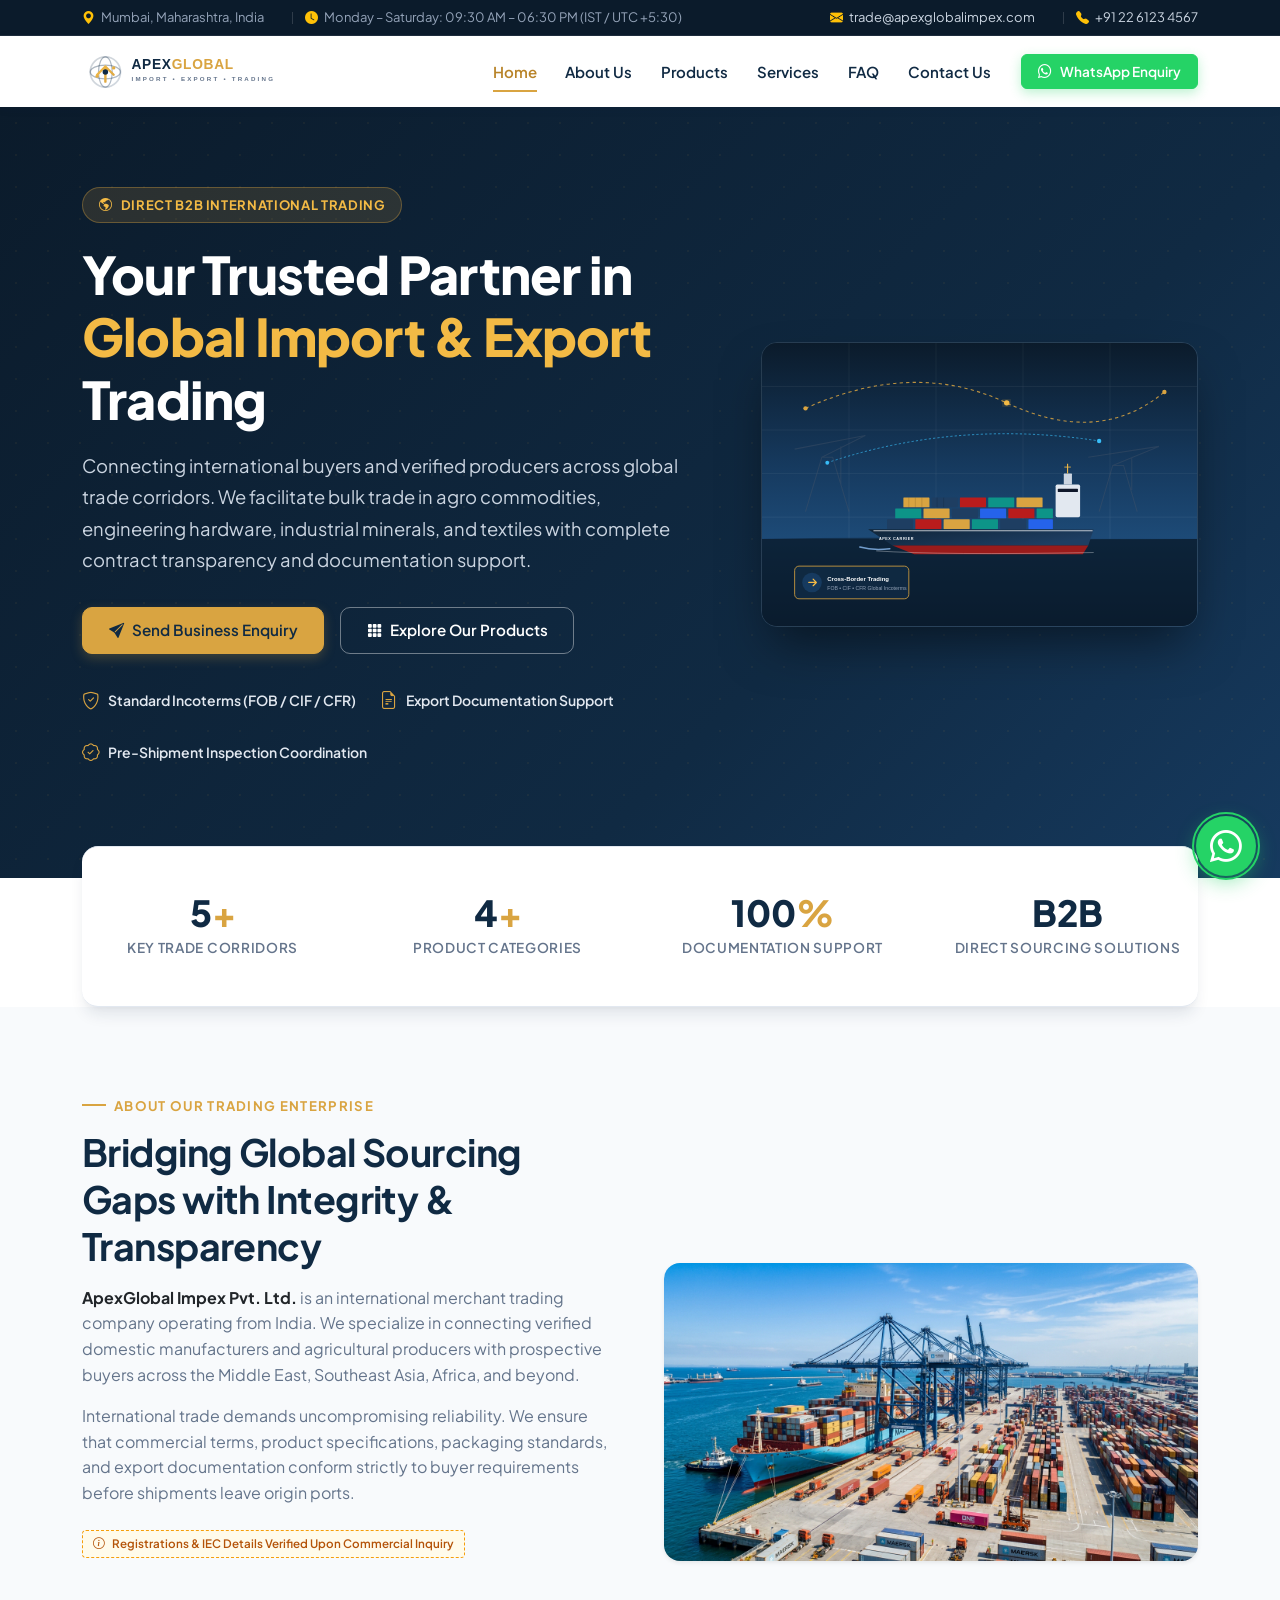
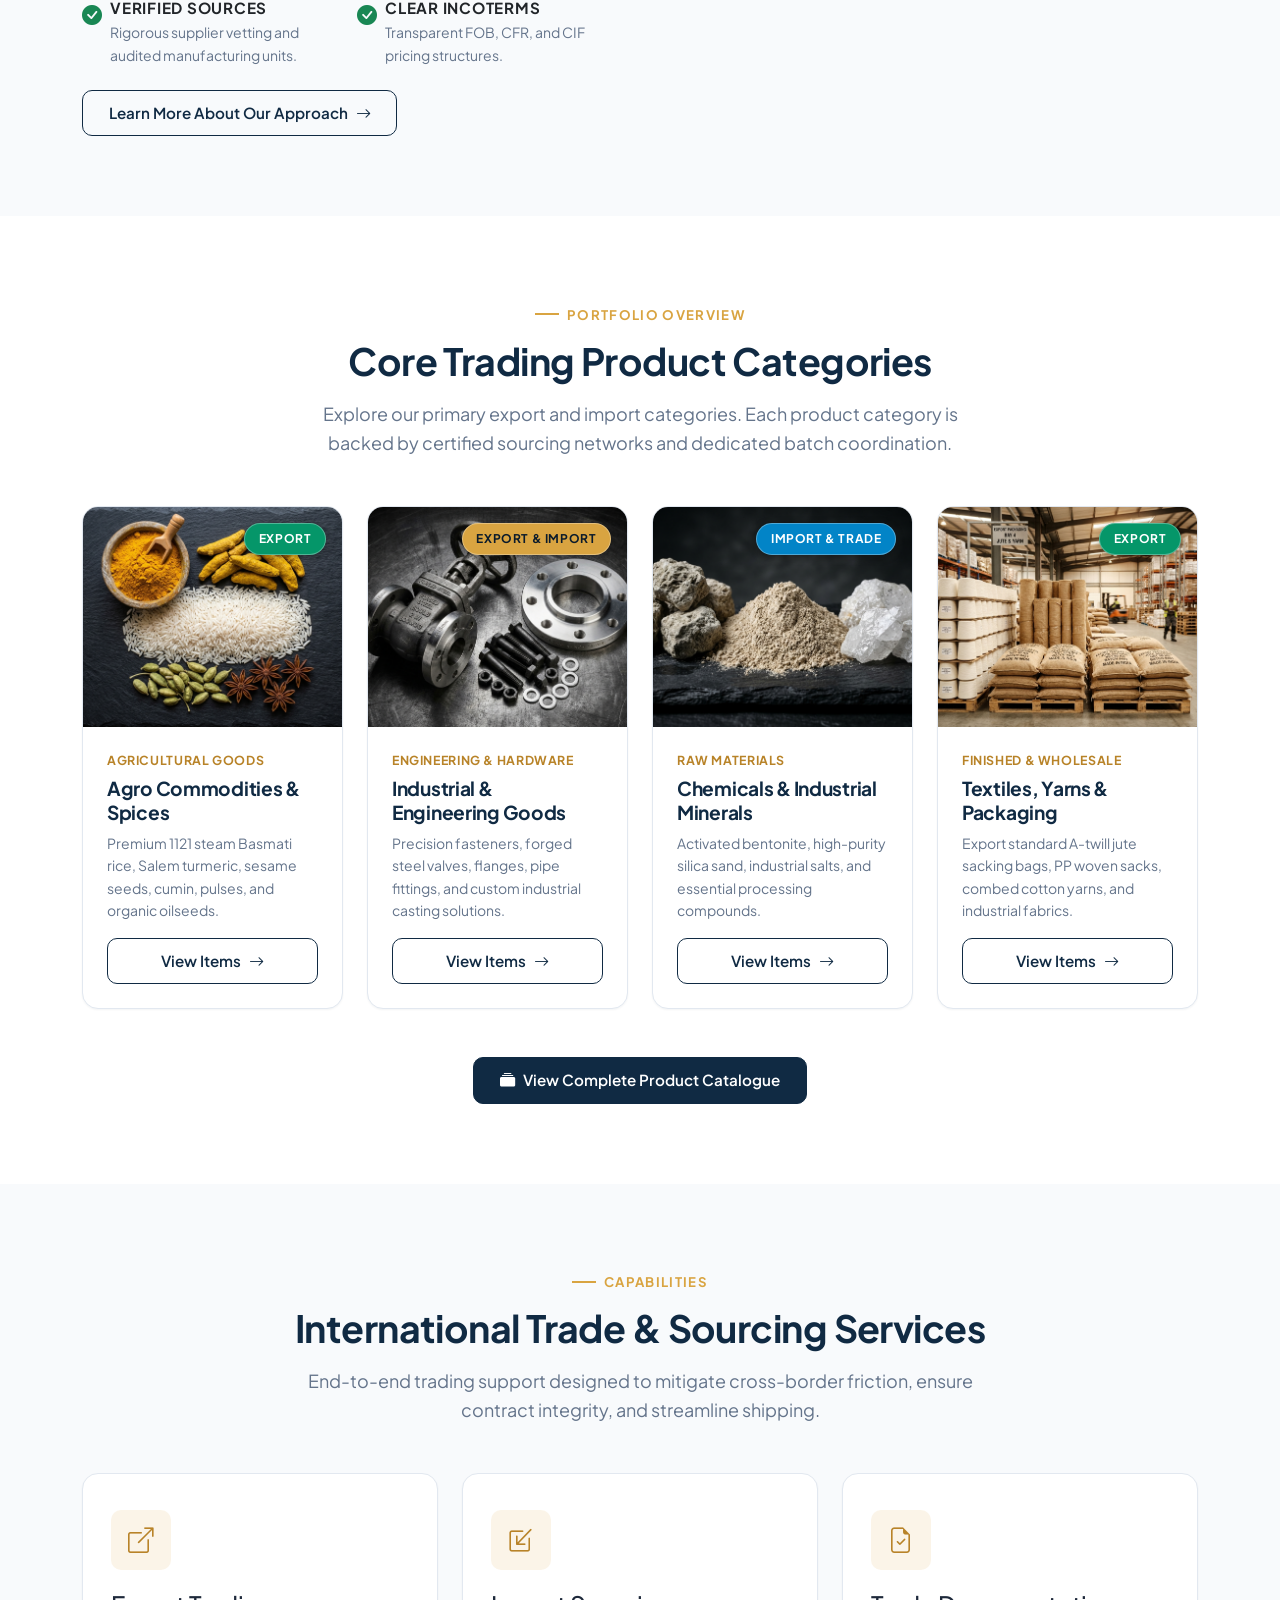
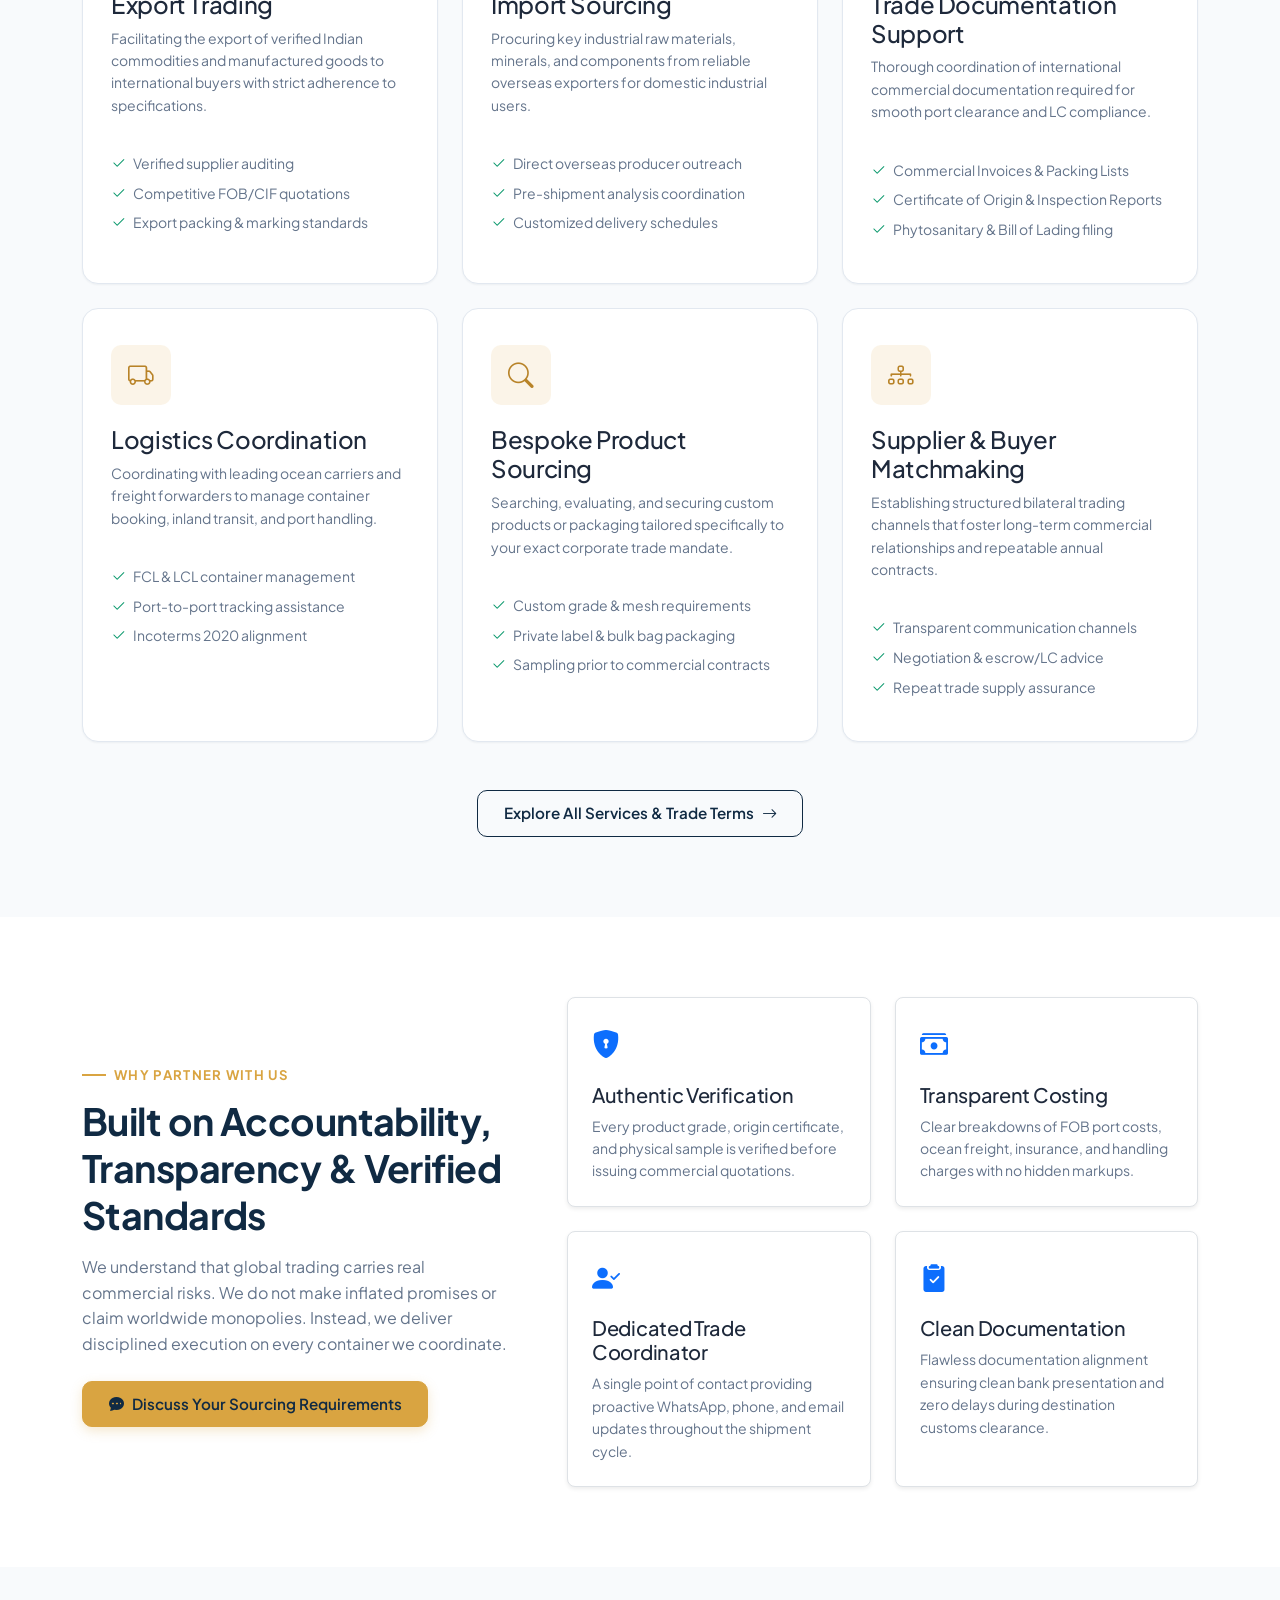
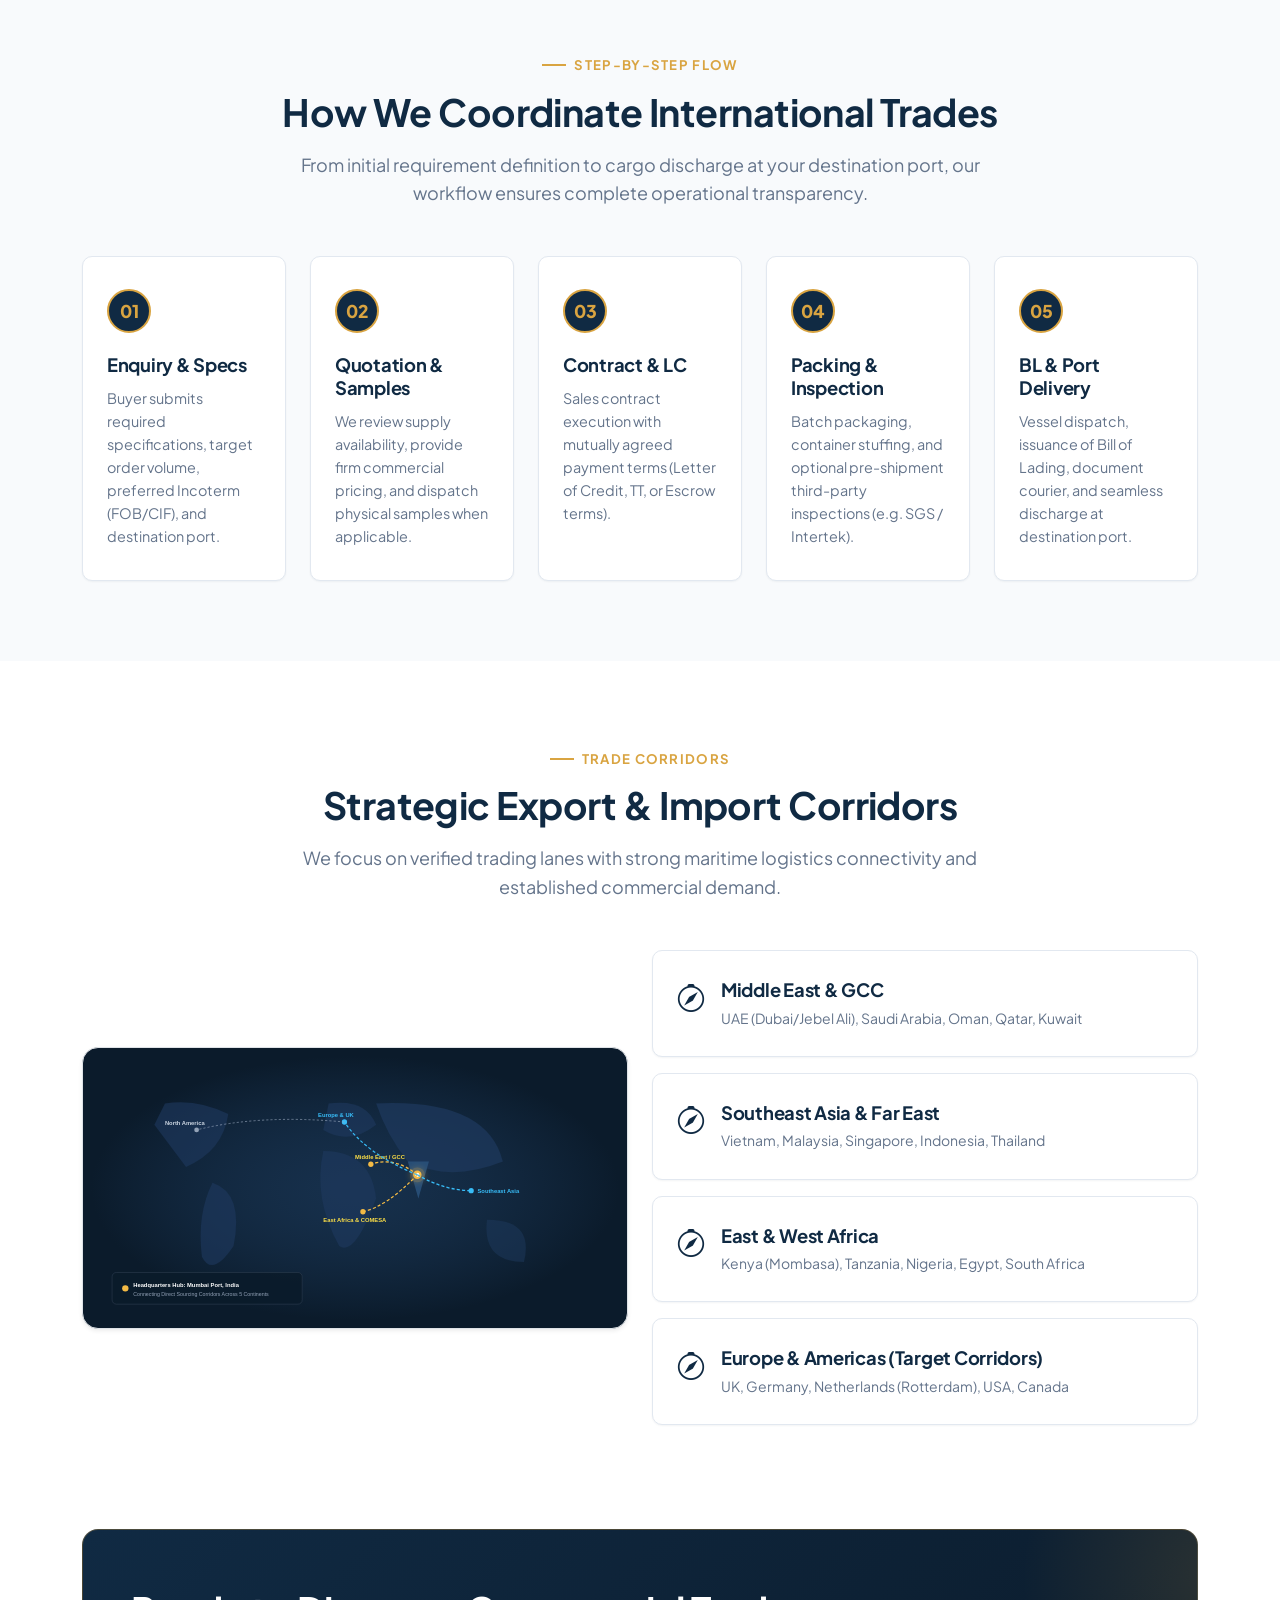
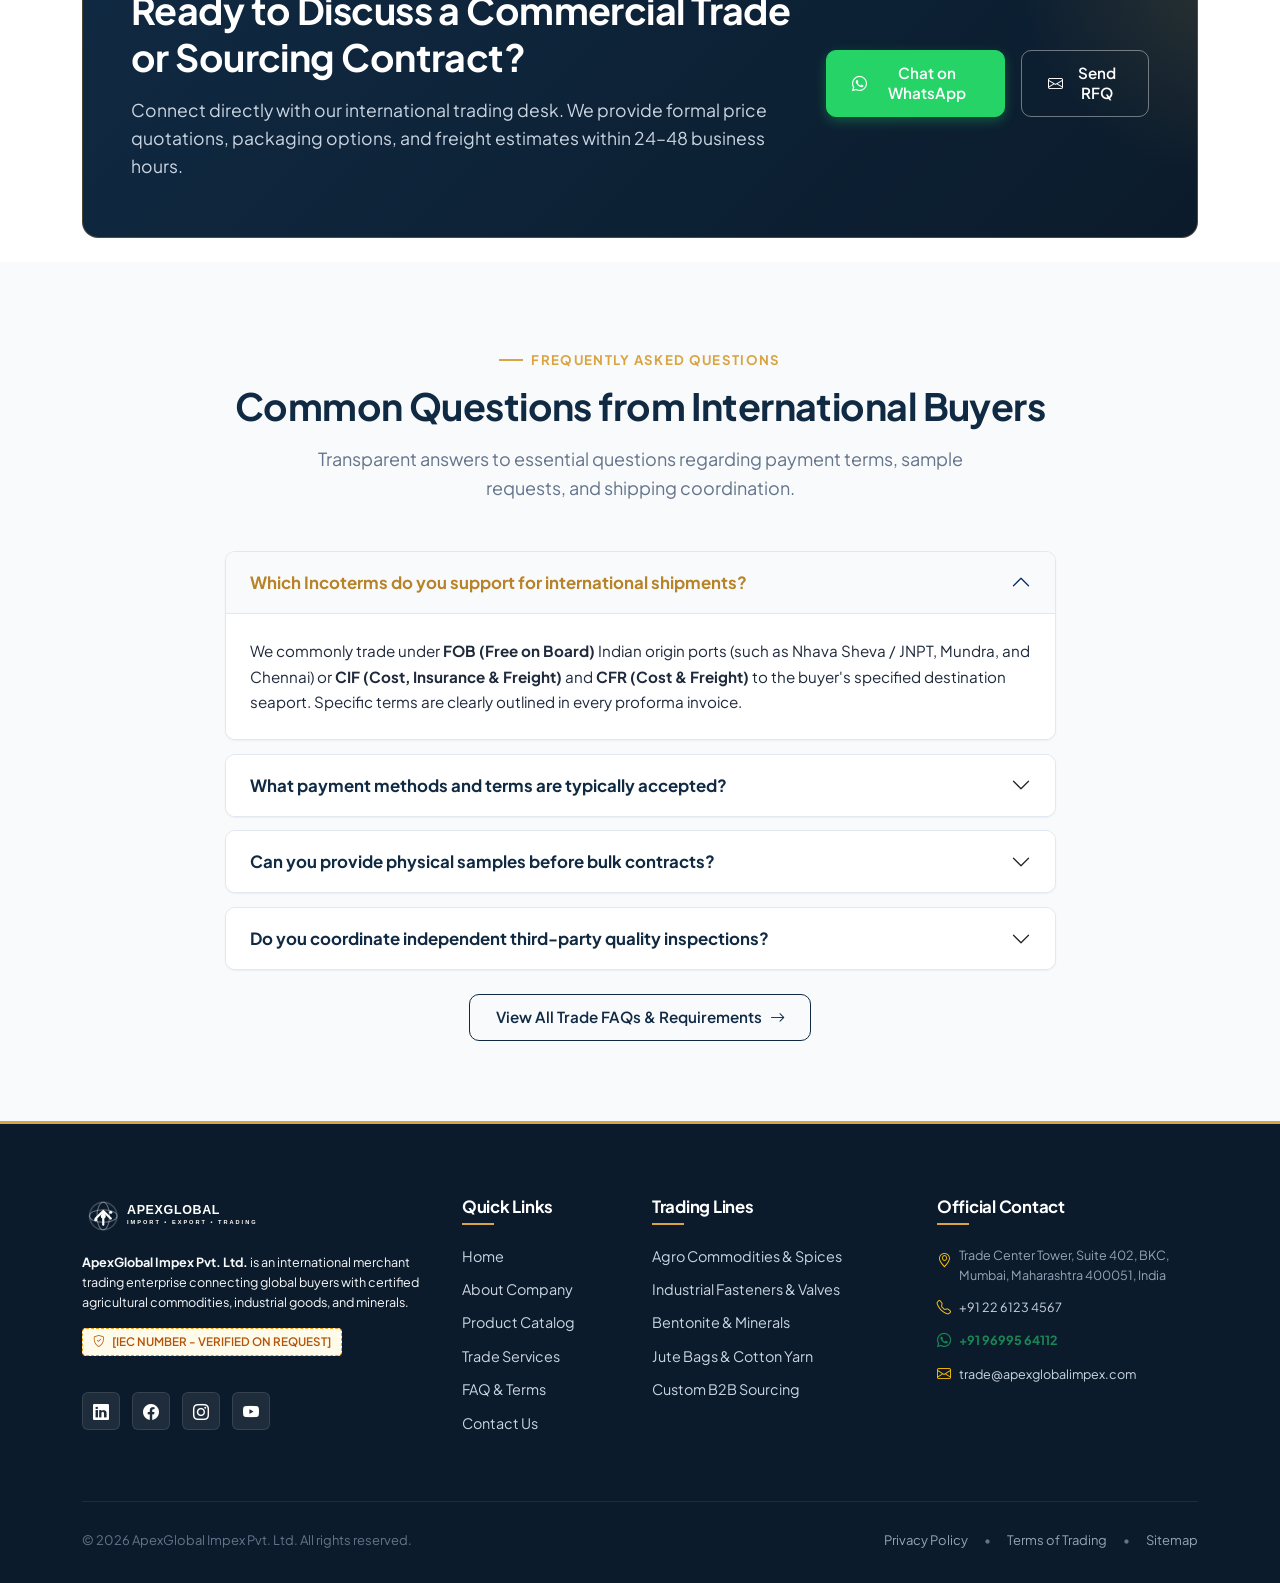
<file: index.html>
<!DOCTYPE html>
<html lang="en">
<head>
  <meta charset="UTF-8">
  <meta name="viewport" content="width=device-width, initial-scale=1.0">
  <meta http-equiv="X-UA-Compatible" content="IE=edge">

  <!-- Primary SEO Meta Tags -->
  <title>ApexGlobal Impex | International Import & Export Trading Company</title>
  <meta name="description" content="Leading international import-export and merchant trading company connecting global buyers and verified suppliers across agro commodities, industrial goods, chemicals, and textiles.">
  <meta name="keywords" content="Import Export Company in India, International Trading Company, Export Trading Company, Agro Commodities Exporter, Industrial Goods Sourcing, Wholesale Import Export">
  <meta name="robots" content="index, follow">
  <link rel="canonical" href="https://www.apexglobalimpex.com/">

  <!-- Open Graph / Facebook -->
  <meta property="og:type" content="website">
  <meta property="og:url" content="https://www.apexglobalimpex.com/">
  <meta property="og:title" content="ApexGlobal Impex | International Import & Export Trading Company">
  <meta property="og:description" content="Your trusted partner in global import and export merchant trading. Seamless trade coordination, transparent pricing, and quality-assured sourcing.">
  <meta property="og:image" content="https://www.apexglobalimpex.com/assets/images/hero-cargo-ship.jpg">

  <!-- Twitter / X -->
  <meta name="twitter:card" content="summary_large_image">
  <meta name="twitter:title" content="ApexGlobal Impex | Global Import & Export Trading">
  <meta name="twitter:description" content="Connecting international markets with verified agro commodities, industrial goods, and reliable merchant trading services.">
  <meta name="twitter:image" content="https://www.apexglobalimpex.com/assets/images/hero-logistics.svg">

  <!-- Favicon -->
  <link rel="icon" type="image/svg+xml" href="assets/images/favicon.svg">

  <!-- Google Fonts: Plus Jakarta Sans -->
  <link rel="preconnect" href="https://fonts.googleapis.com">
  <link rel="preconnect" href="https://fonts.gstatic.com" crossorigin>
  <link href="https://fonts.googleapis.com/css2?family=Plus+Jakarta+Sans:wght@400;500;600;700;800&display=swap" rel="stylesheet">

  <!-- Bootstrap 5.3 & Bootstrap Icons -->
  <link href="https://cdn.jsdelivr.net/npm/bootstrap@5.3.3/dist/css/bootstrap.min.css" rel="stylesheet">
  <link rel="stylesheet" href="https://cdn.jsdelivr.net/npm/bootstrap-icons@1.11.3/font/bootstrap-icons.min.css">

  <!-- Custom Stylesheet -->
  <link rel="stylesheet" href="assets/css/style.css">

  <!-- Structured Data: Organization & WebSite JSON-LD -->
  <script type="application/ld+json">
  {
    "@context": "https://schema.org",
    "@graph": [
      {
        "@type": "Organization",
        "@id": "https://www.apexglobalimpex.com/#organization",
        "name": "ApexGlobal Impex Pvt. Ltd.",
        "url": "https://www.apexglobalimpex.com/",
        "logo": "https://www.apexglobalimpex.com/assets/images/logo.svg",
        "description": "International merchant trading and import-export company based in India.",
        "address": {
          "@type": "PostalAddress",
          "streetAddress": "Trade Center Tower, Suite 402, BKC",
          "addressLocality": "Mumbai",
          "addressRegion": "Maharashtra",
          "postalCode": "400051",
          "addressCountry": "IN"
        },
        "contactPoint": {
          "@type": "ContactPoint",
          "telephone": "+91-22-61234567",
          "contactType": "sales",
          "availableLanguage": ["English", "Hindi"]
        }
      },
      {
        "@type": "WebSite",
        "@id": "https://www.apexglobalimpex.com/#website",
        "url": "https://www.apexglobalimpex.com/",
        "name": "ApexGlobal Impex",
        "publisher": {
          "@id": "https://www.apexglobalimpex.com/#organization"
        }
      }
    ]
  }
  </script>
</head>
<body>

  <!-- =========================================================================
       1. TOP ANNOUNCEMENT & CONTACT BAR
       ========================================================================= -->
  <div class="top-bar d-none d-md-block">
    <div class="container">
      <div class="d-flex justify-content-between align-items-center">
        <div class="d-flex align-items-center">
          <span class="me-3"><i class="bi bi-geo-alt-fill text-warning me-1"></i> <span data-config="company.originCity">Mumbai, Maharashtra, India</span></span>
          <span class="top-bar-divider"></span>
          <span><i class="bi bi-clock-fill text-warning me-1"></i> <span data-config="contact.workingHours">Mon–Sat: 09:30 AM – 06:30 PM (IST)</span></span>
        </div>
        <div class="d-flex align-items-center">
          <a href="mailto:trade@apexglobalimpex.com" data-config-href="email" class="me-3">
            <i class="bi bi-envelope-fill text-warning me-1"></i> <span data-config="contact.email">trade@apexglobalimpex.com</span>
          </a>
          <span class="top-bar-divider"></span>
          <a href="tel:+912261234567" data-config-href="phone">
            <i class="bi bi-telephone-fill text-warning me-1"></i> <span data-config="contact.phone">+91 22 6123 4567</span>
          </a>
        </div>
      </div>
    </div>
  </div>

  <!-- =========================================================================
       2. HEADER & NAVIGATION
       ========================================================================= -->
  <header>
    <nav class="navbar navbar-expand-lg navbar-custom" aria-label="Main Navigation">
      <div class="container">
        <!-- Brand Logo -->
        <a class="navbar-brand" href="index.html" aria-label="ApexGlobal Impex Homepage">
          <img src="assets/images/logo.svg" alt="ApexGlobal Impex Logo" class="brand-logo-img" width="220" height="44">
        </a>

        <!-- Mobile Toggler -->
        <button class="navbar-toggler border-0" type="button" data-bs-toggle="collapse" data-bs-target="#primaryNavbar" aria-controls="primaryNavbar" aria-expanded="false" aria-label="Toggle navigation">
          <span class="navbar-toggler-icon"></span>
        </button>

        <!-- Nav Links -->
        <div class="collapse navbar-collapse" id="primaryNavbar">
          <ul class="navbar-nav ms-auto align-items-lg-center">
            <li class="nav-item">
              <a class="nav-link active" aria-current="page" href="index.html">Home</a>
            </li>
            <li class="nav-item">
              <a class="nav-link" href="about.html">About Us</a>
            </li>
            <li class="nav-item">
              <a class="nav-link" href="products.html">Products</a>
            </li>
            <li class="nav-item">
              <a class="nav-link" href="services.html">Services</a>
            </li>
            <li class="nav-item">
              <a class="nav-link" href="faq.html">FAQ</a>
            </li>
            <li class="nav-item">
              <a class="nav-link" href="contact.html">Contact Us</a>
            </li>
            <!-- Header WhatsApp Action CTA -->
            <li class="nav-item ms-lg-3 mt-3 mt-lg-0">
              <a href="https://api.whatsapp.com/send?phone=919699564112" data-config-href="whatsapp" target="_blank" rel="noopener noreferrer" class="btn btn-whatsapp btn-sm-custom" aria-label="Enquire directly on WhatsApp">
                <i class="bi bi-whatsapp"></i> WhatsApp Enquiry
              </a>
            </li>
          </ul>
        </div>
      </div>
    </nav>
  </header>

  <!-- =========================================================================
       3. HERO SECTION
       ========================================================================= -->
  <section class="hero-home" id="hero">
    <div class="container position-relative">
      <div class="row align-items-center g-5">
        <div class="col-lg-7">
          <div class="hero-badge">
            <i class="bi bi-globe-americas"></i> Direct B2B International Trading
          </div>
          <h1 class="hero-title">
            Your Trusted Partner in <span>Global Import &amp; Export</span> Trading
          </h1>
          <p class="hero-description">
            Connecting international buyers and verified producers across global trade corridors. We facilitate bulk trade in agro commodities, engineering hardware, industrial minerals, and textiles with complete contract transparency and documentation support.
          </p>
          <div class="d-flex flex-wrap gap-3">
            <a href="contact.html" class="btn btn-gold btn-lg">
              <i class="bi bi-send-fill"></i> Send Business Enquiry
            </a>
            <a href="products.html" class="btn btn-outline-light-custom btn-lg">
              <i class="bi bi-grid-3x3-gap-fill"></i> Explore Our Products
            </a>
          </div>

          <!-- Key Hero Highlights -->
          <ul class="hero-features-list">
            <li class="hero-feature-item">
              <i class="bi bi-shield-check"></i> Standard Incoterms (FOB / CIF / CFR)
            </li>
            <li class="hero-feature-item">
              <i class="bi bi-file-earmark-text"></i> Export Documentation Support
            </li>
            <li class="hero-feature-item">
              <i class="bi bi-patch-check"></i> Pre-Shipment Inspection Coordination
            </li>
          </ul>
        </div>

        <div class="col-lg-5">
          <div class="hero-visual-wrapper">
            <img src="assets/images/hero-logistics.svg" alt="Global Trade Logistics Vessel and Container Shipping" width="800" height="520" class="img-fluid" loading="eager">
          </div>
        </div>
      </div>
    </div>
  </section>

  <!-- =========================================================================
       4. KEY HIGHLIGHTS / METRICS BAR
       ========================================================================= -->
  <section class="container" aria-label="Business Metrics Overview">
    <div class="metrics-bar">
      <div class="row g-4 justify-content-center">
        <div class="col-6 col-md-3">
          <div class="metric-card">
            <div class="metric-number">5<span>+</span></div>
            <div class="metric-label">Key Trade Corridors</div>
          </div>
        </div>
        <div class="col-6 col-md-3">
          <div class="metric-card">
            <div class="metric-number">4<span>+</span></div>
            <div class="metric-label">Product Categories</div>
          </div>
        </div>
        <div class="col-6 col-md-3">
          <div class="metric-card">
            <div class="metric-number">100<span>%</span></div>
            <div class="metric-label">Documentation Support</div>
          </div>
        </div>
        <div class="col-6 col-md-3">
          <div class="metric-card">
            <div class="metric-number">B2B<span></span></div>
            <div class="metric-label">Direct Sourcing Solutions</div>
          </div>
        </div>
      </div>
    </div>
  </section>

  <!-- =========================================================================
       5. COMPANY INTRODUCTION
       ========================================================================= -->
  <section class="section-padding bg-surface">
    <div class="container">
      <div class="row align-items-center g-5">
        <div class="col-lg-6">
          <div class="section-eyebrow">About Our Trading Enterprise</div>
          <h2 class="section-title">Bridging Global Sourcing Gaps with Integrity &amp; Transparency</h2>
          <p class="text-muted">
            <strong class="text-dark" data-config="company.name">ApexGlobal Impex</strong> is an international merchant trading company operating from India. We specialize in connecting verified domestic manufacturers and agricultural producers with prospective buyers across the Middle East, Southeast Asia, Africa, and beyond.
          </p>
          <p class="text-muted">
            International trade demands uncompromising reliability. We ensure that commercial terms, product specifications, packaging standards, and export documentation conform strictly to buyer requirements before shipments leave origin ports.
          </p>
          <div class="d-flex align-items-center gap-3 my-4">
            <div class="editable-notice-pill">
              <i class="bi bi-info-circle"></i> Registrations &amp; IEC Details Verified Upon Commercial Inquiry
            </div>
          </div>
          <div class="row g-3 mt-1">
            <div class="col-sm-6">
              <div class="d-flex align-items-start gap-2">
                <i class="bi bi-check-circle-fill text-success fs-5"></i>
                <div>
                  <h6 class="mb-1 text-dark">Verified Sources</h6>
                  <p class="small text-muted mb-0">Rigorous supplier vetting and audited manufacturing units.</p>
                </div>
              </div>
            </div>
            <div class="col-sm-6">
              <div class="d-flex align-items-start gap-2">
                <i class="bi bi-check-circle-fill text-success fs-5"></i>
                <div>
                  <h6 class="mb-1 text-dark">Clear Incoterms</h6>
                  <p class="small text-muted mb-0">Transparent FOB, CFR, and CIF pricing structures.</p>
                </div>
              </div>
            </div>
          </div>
          <div class="mt-4">
            <a href="about.html" class="btn btn-outline-navy">
              Learn More About Our Approach <i class="bi bi-arrow-right"></i>
            </a>
          </div>
        </div>

        <div class="col-lg-6">
          <div class="position-relative">
            <img src="assets/images/about-terminal.jpg" alt="ApexGlobal International Trading Model" width="600" height="450" class="img-fluid rounded-4 shadow-sm" loading="lazy">
          </div>
        </div>
      </div>
    </div>
  </section>

  <!-- =========================================================================
       6. FEATURED PRODUCT CATEGORIES
       ========================================================================= -->
  <section class="section-padding" id="categories">
    <div class="container">
      <div class="text-center mb-5">
        <div class="section-eyebrow justify-content-center">Portfolio Overview</div>
        <h2 class="section-title">Core Trading Product Categories</h2>
        <p class="section-subtitle">
          Explore our primary export and import categories. Each product category is backed by certified sourcing networks and dedicated batch coordination.
        </p>
      </div>

      <div class="row g-4">
        <!-- Category 1: Agro Commodities -->
        <div class="col-md-6 col-lg-3">
          <div class="card-b2b">
            <div class="product-image-wrap">
              <span class="trade-chip export product-type-badge">Export</span>
              <img src="assets/images/cat-agro.jpg" alt="Agro Commodities and Spices" width="300" height="200" loading="lazy">
            </div>
            <div class="product-body">
              <div class="product-category-text">Agricultural Goods</div>
              <h3 class="product-title">Agro Commodities &amp; Spices</h3>
              <p class="small text-muted mb-3">
                Premium 1121 steam Basmati rice, Salem turmeric, sesame seeds, cumin, pulses, and organic oilseeds.
              </p>
              <div class="product-actions mt-auto">
                <a href="products.html?category=agro" class="btn btn-outline-navy btn-sm w-100">
                  View Items <i class="bi bi-arrow-right"></i>
                </a>
              </div>
            </div>
          </div>
        </div>

        <!-- Category 2: Industrial & Engineering Goods -->
        <div class="col-md-6 col-lg-3">
          <div class="card-b2b">
            <div class="product-image-wrap">
              <span class="trade-chip both product-type-badge">Export &amp; Import</span>
              <img src="assets/images/cat-industrial.jpg" alt="Industrial and Engineering Goods" width="300" height="200" loading="lazy">
            </div>
            <div class="product-body">
              <div class="product-category-text">Engineering &amp; Hardware</div>
              <h3 class="product-title">Industrial &amp; Engineering Goods</h3>
              <p class="small text-muted mb-3">
                Precision fasteners, forged steel valves, flanges, pipe fittings, and custom industrial casting solutions.
              </p>
              <div class="product-actions mt-auto">
                <a href="products.html?category=industrial" class="btn btn-outline-navy btn-sm w-100">
                  View Items <i class="bi bi-arrow-right"></i>
                </a>
              </div>
            </div>
          </div>
        </div>

        <!-- Category 3: Chemicals & Minerals -->
        <div class="col-md-6 col-lg-3">
          <div class="card-b2b">
            <div class="product-image-wrap">
              <span class="trade-chip import product-type-badge">Import &amp; Trade</span>
              <img src="assets/images/cat-minerals.jpg" alt="Chemicals and Minerals" width="300" height="200" loading="lazy">
            </div>
            <div class="product-body">
              <div class="product-category-text">Raw Materials</div>
              <h3 class="product-title">Chemicals &amp; Industrial Minerals</h3>
              <p class="small text-muted mb-3">
                Activated bentonite, high-purity silica sand, industrial salts, and essential processing compounds.
              </p>
              <div class="product-actions mt-auto">
                <a href="products.html?category=minerals" class="btn btn-outline-navy btn-sm w-100">
                  View Items <i class="bi bi-arrow-right"></i>
                </a>
              </div>
            </div>
          </div>
        </div>

        <!-- Category 4: Textiles & Packaging -->
        <div class="col-md-6 col-lg-3">
          <div class="card-b2b">
            <div class="product-image-wrap">
              <span class="trade-chip export product-type-badge">Export</span>
              <img src="assets/images/cat-textiles.jpg" alt="Textiles and Packaging" width="300" height="200" loading="lazy">
            </div>
            <div class="product-body">
              <div class="product-category-text">Finished &amp; Wholesale</div>
              <h3 class="product-title">Textiles, Yarns &amp; Packaging</h3>
              <p class="small text-muted mb-3">
                Export standard A-twill jute sacking bags, PP woven sacks, combed cotton yarns, and industrial fabrics.
              </p>
              <div class="product-actions mt-auto">
                <a href="products.html?category=textiles" class="btn btn-outline-navy btn-sm w-100">
                  View Items <i class="bi bi-arrow-right"></i>
                </a>
              </div>
            </div>
          </div>
        </div>
      </div>

      <div class="text-center mt-5">
        <a href="products.html" class="btn btn-navy btn-lg">
          <i class="bi bi-collection-fill"></i> View Complete Product Catalogue
        </a>
      </div>
    </div>
  </section>

  <!-- =========================================================================
       7. SERVICES OVERVIEW
       ========================================================================= -->
  <section class="section-padding bg-surface" id="services">
    <div class="container">
      <div class="text-center mb-5">
        <div class="section-eyebrow justify-content-center">Capabilities</div>
        <h2 class="section-title">International Trade &amp; Sourcing Services</h2>
        <p class="section-subtitle">
          End-to-end trading support designed to mitigate cross-border friction, ensure contract integrity, and streamline shipping.
        </p>
      </div>

      <div class="row g-4">
        <!-- Service 1 -->
        <div class="col-md-6 col-lg-4">
          <div class="card-b2b service-card">
            <div class="service-icon-box">
              <i class="bi bi-box-arrow-up-right"></i>
            </div>
            <h3 class="h4">Export Trading</h3>
            <p class="text-muted small">
              Facilitating the export of verified Indian commodities and manufactured goods to international buyers with strict adherence to specifications.
            </p>
            <ul class="service-benefit-list">
              <li>Verified supplier auditing</li>
              <li>Competitive FOB/CIF quotations</li>
              <li>Export packing &amp; marking standards</li>
            </ul>
          </div>
        </div>

        <!-- Service 2 -->
        <div class="col-md-6 col-lg-4">
          <div class="card-b2b service-card">
            <div class="service-icon-box">
              <i class="bi bi-box-arrow-in-down-left"></i>
            </div>
            <h3 class="h4">Import Sourcing</h3>
            <p class="text-muted small">
              Procuring key industrial raw materials, minerals, and components from reliable overseas exporters for domestic industrial users.
            </p>
            <ul class="service-benefit-list">
              <li>Direct overseas producer outreach</li>
              <li>Pre-shipment analysis coordination</li>
              <li>Customized delivery schedules</li>
            </ul>
          </div>
        </div>

        <!-- Service 3 -->
        <div class="col-md-6 col-lg-4">
          <div class="card-b2b service-card">
            <div class="service-icon-box">
              <i class="bi bi-file-earmark-check"></i>
            </div>
            <h3 class="h4">Trade Documentation Support</h3>
            <p class="text-muted small">
              Thorough coordination of international commercial documentation required for smooth port clearance and LC compliance.
            </p>
            <ul class="service-benefit-list">
              <li>Commercial Invoices &amp; Packing Lists</li>
              <li>Certificate of Origin &amp; Inspection Reports</li>
              <li>Phytosanitary &amp; Bill of Lading filing</li>
            </ul>
          </div>
        </div>

        <!-- Service 4 -->
        <div class="col-md-6 col-lg-4">
          <div class="card-b2b service-card">
            <div class="service-icon-box">
              <i class="bi bi-truck"></i>
            </div>
            <h3 class="h4">Logistics Coordination</h3>
            <p class="text-muted small">
              Coordinating with leading ocean carriers and freight forwarders to manage container booking, inland transit, and port handling.
            </p>
            <ul class="service-benefit-list">
              <li>FCL &amp; LCL container management</li>
              <li>Port-to-port tracking assistance</li>
              <li>Incoterms 2020 alignment</li>
            </ul>
          </div>
        </div>

        <!-- Service 5 -->
        <div class="col-md-6 col-lg-4">
          <div class="card-b2b service-card">
            <div class="service-icon-box">
              <i class="bi bi-search"></i>
            </div>
            <h3 class="h4">Bespoke Product Sourcing</h3>
            <p class="text-muted small">
              Searching, evaluating, and securing custom products or packaging tailored specifically to your exact corporate trade mandate.
            </p>
            <ul class="service-benefit-list">
              <li>Custom grade &amp; mesh requirements</li>
              <li>Private label &amp; bulk bag packaging</li>
              <li>Sampling prior to commercial contracts</li>
            </ul>
          </div>
        </div>

        <!-- Service 6 -->
        <div class="col-md-6 col-lg-4">
          <div class="card-b2b service-card">
            <div class="service-icon-box">
              <i class="bi bi-diagram-3"></i>
            </div>
            <h3 class="h4">Supplier &amp; Buyer Matchmaking</h3>
            <p class="text-muted small">
              Establishing structured bilateral trading channels that foster long-term commercial relationships and repeatable annual contracts.
            </p>
            <ul class="service-benefit-list">
              <li>Transparent communication channels</li>
              <li>Negotiation &amp; escrow/LC advice</li>
              <li>Repeat trade supply assurance</li>
            </ul>
          </div>
        </div>
      </div>

      <div class="text-center mt-5">
        <a href="services.html" class="btn btn-outline-navy">
          Explore All Services &amp; Trade Terms <i class="bi bi-arrow-right"></i>
        </a>
      </div>
    </div>
  </section>

  <!-- =========================================================================
       8. WHY CHOOSE US (TRUTHFUL & ACCURATE B2B ADVANTAGES)
       ========================================================================= -->
  <section class="section-padding">
    <div class="container">
      <div class="row align-items-center g-5">
        <div class="col-lg-5">
          <div class="section-eyebrow">Why Partner With Us</div>
          <h2 class="section-title">Built on Accountability, Transparency &amp; Verified Standards</h2>
          <p class="text-muted">
            We understand that global trading carries real commercial risks. We do not make inflated promises or claim worldwide monopolies. Instead, we deliver disciplined execution on every container we coordinate.
          </p>
          <div class="mt-4">
            <a href="contact.html" class="btn btn-gold">
              <i class="bi bi-chat-dots-fill"></i> Discuss Your Sourcing Requirements
            </a>
          </div>
        </div>

        <div class="col-lg-7">
          <div class="row g-4">
            <div class="col-sm-6">
              <div class="p-4 border rounded-3 bg-white h-100 shadow-sm">
                <div class="text-primary mb-3 fs-3"><i class="bi bi-shield-lock-fill"></i></div>
                <h3 class="h5">Authentic Verification</h3>
                <p class="small text-muted mb-0">
                  Every product grade, origin certificate, and physical sample is verified before issuing commercial quotations.
                </p>
              </div>
            </div>
            <div class="col-sm-6">
              <div class="p-4 border rounded-3 bg-white h-100 shadow-sm">
                <div class="text-primary mb-3 fs-3"><i class="bi bi-cash-stack"></i></div>
                <h3 class="h5">Transparent Costing</h3>
                <p class="small text-muted mb-0">
                  Clear breakdowns of FOB port costs, ocean freight, insurance, and handling charges with no hidden markups.
                </p>
              </div>
            </div>
            <div class="col-sm-6">
              <div class="p-4 border rounded-3 bg-white h-100 shadow-sm">
                <div class="text-primary mb-3 fs-3"><i class="bi bi-person-check-fill"></i></div>
                <h3 class="h5">Dedicated Trade Coordinator</h3>
                <p class="small text-muted mb-0">
                  A single point of contact providing proactive WhatsApp, phone, and email updates throughout the shipment cycle.
                </p>
              </div>
            </div>
            <div class="col-sm-6">
              <div class="p-4 border rounded-3 bg-white h-100 shadow-sm">
                <div class="text-primary mb-3 fs-3"><i class="bi bi-clipboard2-check-fill"></i></div>
                <h3 class="h5">Clean Documentation</h3>
                <p class="small text-muted mb-0">
                  Flawless documentation alignment ensuring clean bank presentation and zero delays during destination customs clearance.
                </p>
              </div>
            </div>
          </div>
        </div>
      </div>
    </div>
  </section>

  <!-- =========================================================================
       9. INTERNATIONAL TRADE PROCESS
       ========================================================================= -->
  <section class="section-padding bg-surface">
    <div class="container">
      <div class="text-center mb-5">
        <div class="section-eyebrow justify-content-center">Step-by-Step Flow</div>
        <h2 class="section-title">How We Coordinate International Trades</h2>
        <p class="section-subtitle">
          From initial requirement definition to cargo discharge at your destination port, our workflow ensures complete operational transparency.
        </p>
      </div>

      <div class="row g-4">
        <!-- Step 1 -->
        <div class="col-md-6 col-lg">
          <div class="process-step-card">
            <div class="process-step-num">01</div>
            <h3 class="process-step-title">Enquiry &amp; Specs</h3>
            <p class="process-step-desc">
              Buyer submits required specifications, target order volume, preferred Incoterm (FOB/CIF), and destination port.
            </p>
          </div>
        </div>

        <!-- Step 2 -->
        <div class="col-md-6 col-lg">
          <div class="process-step-card">
            <div class="process-step-num">02</div>
            <h3 class="process-step-title">Quotation &amp; Samples</h3>
            <p class="process-step-desc">
              We review supply availability, provide firm commercial pricing, and dispatch physical samples when applicable.
            </p>
          </div>
        </div>

        <!-- Step 3 -->
        <div class="col-md-6 col-lg">
          <div class="process-step-card">
            <div class="process-step-num">03</div>
            <h3 class="process-step-title">Contract &amp; LC</h3>
            <p class="process-step-desc">
              Sales contract execution with mutually agreed payment terms (Letter of Credit, TT, or Escrow terms).
            </p>
          </div>
        </div>

        <!-- Step 4 -->
        <div class="col-md-6 col-lg">
          <div class="process-step-card">
            <div class="process-step-num">04</div>
            <h3 class="process-step-title">Packing &amp; Inspection</h3>
            <p class="process-step-desc">
              Batch packaging, container stuffing, and optional pre-shipment third-party inspections (e.g. SGS / Intertek).
            </p>
          </div>
        </div>

        <!-- Step 5 -->
        <div class="col-md-6 col-lg">
          <div class="process-step-card">
            <div class="process-step-num">05</div>
            <h3 class="process-step-title">BL &amp; Port Delivery</h3>
            <p class="process-step-desc">
              Vessel dispatch, issuance of Bill of Lading, document courier, and seamless discharge at destination port.
            </p>
          </div>
        </div>
      </div>
    </div>
  </section>

  <!-- =========================================================================
       10. TARGET MARKETS & CORRIDORS
       ========================================================================= -->
  <section class="section-padding">
    <div class="container">
      <div class="text-center mb-5">
        <div class="section-eyebrow justify-content-center">Trade Corridors</div>
        <h2 class="section-title">Strategic Export &amp; Import Corridors</h2>
        <p class="section-subtitle">
          We focus on verified trading lanes with strong maritime logistics connectivity and established commercial demand.
        </p>
      </div>

      <div class="row g-4 align-items-center">
        <div class="col-lg-6">
          <div class="p-2 border rounded-4 bg-dark-navy shadow-sm">
            <img src="assets/images/world-routes.svg" alt="ApexGlobal International Trade Corridors" width="1000" height="500" class="img-fluid rounded-3" loading="lazy">
          </div>
        </div>

        <div class="col-lg-6">
          <div class="row g-3">
            <div class="col-12">
              <div class="market-corridor-card">
                <div class="d-flex align-items-center gap-3">
                  <div class="corridor-icon"><i class="bi bi-compass"></i></div>
                  <div>
                    <h3 class="corridor-region">Middle East &amp; GCC</h3>
                    <p class="corridor-countries">UAE (Dubai/Jebel Ali), Saudi Arabia, Oman, Qatar, Kuwait</p>
                  </div>
                </div>
              </div>
            </div>

            <div class="col-12">
              <div class="market-corridor-card">
                <div class="d-flex align-items-center gap-3">
                  <div class="corridor-icon"><i class="bi bi-compass"></i></div>
                  <div>
                    <h3 class="corridor-region">Southeast Asia &amp; Far East</h3>
                    <p class="corridor-countries">Vietnam, Malaysia, Singapore, Indonesia, Thailand</p>
                  </div>
                </div>
              </div>
            </div>

            <div class="col-12">
              <div class="market-corridor-card">
                <div class="d-flex align-items-center gap-3">
                  <div class="corridor-icon"><i class="bi bi-compass"></i></div>
                  <div>
                    <h3 class="corridor-region">East &amp; West Africa</h3>
                    <p class="corridor-countries">Kenya (Mombasa), Tanzania, Nigeria, Egypt, South Africa</p>
                  </div>
                </div>
              </div>
            </div>

            <div class="col-12">
              <div class="market-corridor-card">
                <div class="d-flex align-items-center gap-3">
                  <div class="corridor-icon"><i class="bi bi-compass"></i></div>
                  <div>
                    <h3 class="corridor-region">Europe &amp; Americas (Target Corridors)</h3>
                    <p class="corridor-countries">UK, Germany, Netherlands (Rotterdam), USA, Canada</p>
                  </div>
                </div>
              </div>
            </div>
          </div>
        </div>
      </div>
    </div>
  </section>

  <!-- =========================================================================
       11. BUSINESS ENQUIRY BANNER
       ========================================================================= -->
  <section class="container my-4">
    <div class="cta-banner">
      <div class="row align-items-center g-4 position-relative" style="z-index: 2;">
        <div class="col-lg-8">
          <h2 class="mb-3">Ready to Discuss a Commercial Trade or Sourcing Contract?</h2>
          <p class="mb-0">
            Connect directly with our international trading desk. We provide formal price quotations, packaging options, and freight estimates within 24–48 business hours.
          </p>
        </div>
        <div class="col-lg-4 text-lg-end">
          <div class="d-flex flex-column flex-sm-row justify-content-lg-end gap-3">
            <a href="https://api.whatsapp.com/send?phone=919699564112" data-config-href="whatsapp" target="_blank" rel="noopener noreferrer" class="btn btn-whatsapp btn-lg">
              <i class="bi bi-whatsapp"></i> Chat on WhatsApp
            </a>
            <a href="contact.html" class="btn btn-outline-light-custom btn-lg">
              <i class="bi bi-envelope"></i> Send RFQ
            </a>
          </div>
        </div>
      </div>
    </div>
  </section>

  <!-- =========================================================================
       12. QUICK FAQ PREVIEW
       ========================================================================= -->
  <section class="section-padding bg-surface" id="faq-preview">
    <div class="container">
      <div class="text-center mb-5">
        <div class="section-eyebrow justify-content-center">Frequently Asked Questions</div>
        <h2 class="section-title">Common Questions from International Buyers</h2>
        <p class="section-subtitle">
          Transparent answers to essential questions regarding payment terms, sample requests, and shipping coordination.
        </p>
      </div>

      <div class="row justify-content-center">
        <div class="col-lg-9">
          <div class="accordion accordion-custom" id="homeFaqAccordion">
            <!-- FAQ Item 1 -->
            <div class="accordion-item">
              <h3 class="accordion-header" id="headingOne">
                <button class="accordion-button" type="button" data-bs-toggle="collapse" data-bs-target="#collapseOne" aria-expanded="true" aria-controls="collapseOne">
                  Which Incoterms do you support for international shipments?
                </button>
              </h3>
              <div id="collapseOne" class="accordion-collapse collapse show" aria-labelledby="headingOne" data-bs-parent="#homeFaqAccordion">
                <div class="accordion-body">
                  We commonly trade under <strong>FOB (Free on Board)</strong> Indian origin ports (such as Nhava Sheva / JNPT, Mundra, and Chennai) or <strong>CIF (Cost, Insurance &amp; Freight)</strong> and <strong>CFR (Cost &amp; Freight)</strong> to the buyer's specified destination seaport. Specific terms are clearly outlined in every proforma invoice.
                </div>
              </div>
            </div>

            <!-- FAQ Item 2 -->
            <div class="accordion-item">
              <h3 class="accordion-header" id="headingTwo">
                <button class="accordion-button collapsed" type="button" data-bs-toggle="collapse" data-bs-target="#collapseTwo" aria-expanded="false" aria-controls="collapseTwo">
                  What payment methods and terms are typically accepted?
                </button>
              </h3>
              <div id="collapseTwo" class="accordion-collapse collapse" aria-labelledby="headingTwo" data-bs-parent="#homeFaqAccordion">
                <div class="accordion-body">
                  We structure payments to safeguard both buyer and supplier integrity. Standard acceptable terms include <strong>Irrevocable, Confirmed Letters of Credit (LC at Sight)</strong> issued by prime international banks, or <strong>Telegraphic Transfer (TT)</strong> with an advance deposit and balance against copy Bill of Lading. Exact payment structure depends on product category and order value.
                </div>
              </div>
            </div>

            <!-- FAQ Item 3 -->
            <div class="accordion-item">
              <h3 class="accordion-header" id="headingThree">
                <button class="accordion-button collapsed" type="button" data-bs-toggle="collapse" data-bs-target="#collapseThree" aria-expanded="false" aria-controls="collapseThree">
                  Can you provide physical samples before bulk contracts?
                </button>
              </h3>
              <div id="collapseThree" class="accordion-collapse collapse" aria-labelledby="headingThree" data-bs-parent="#homeFaqAccordion">
                <div class="accordion-body">
                  Yes, for agricultural commodities, spices, and small hardware components, we arrange physical sample dispatches via international express courier (DHL/FedEx). Courier freight charges are typically borne by the prospective buyer and credited back upon final contract signing.
                </div>
              </div>
            </div>

            <!-- FAQ Item 4 -->
            <div class="accordion-item">
              <h3 class="accordion-header" id="headingFour">
                <button class="accordion-button collapsed" type="button" data-bs-toggle="collapse" data-bs-target="#collapseFour" aria-expanded="false" aria-controls="collapseFour">
                  Do you coordinate independent third-party quality inspections?
                </button>
              </h3>
              <div id="collapseFour" class="accordion-collapse collapse" aria-labelledby="headingFour" data-bs-parent="#homeFaqAccordion">
                <div class="accordion-body">
                  Absolutely. We regularly coordinate pre-shipment inspection, container stuffing supervision, and laboratory testing through accredited international inspection agencies such as <strong>SGS, Intertek, Bureau Veritas, or TUV</strong> at port or loading facilities.
                </div>
              </div>
            </div>
          </div>

          <div class="text-center mt-4">
            <a href="faq.html" class="btn btn-outline-navy">
              View All Trade FAQs &amp; Requirements <i class="bi bi-arrow-right"></i>
            </a>
          </div>
        </div>
      </div>
    </div>
  </section>

  <!-- =========================================================================
       13. FOOTER
       ========================================================================= -->
  <footer class="site-footer">
    <div class="container">
      <div class="row g-4">
        <!-- Col 1: About & Identity -->
        <div class="col-lg-4">
          <a href="index.html" class="d-inline-block mb-3">
            <img src="assets/images/logo.svg" alt="ApexGlobal Impex Logo" width="200" height="40" style="filter: brightness(0) invert(1);">
          </a>
          <p class="text-light small mb-3">
            <strong data-config="company.name">ApexGlobal Impex Pvt. Ltd.</strong> is an international merchant trading enterprise connecting global buyers with certified agricultural commodities, industrial goods, and minerals.
          </p>
          <div class="editable-notice-pill mb-3">
            <i class="bi bi-shield-check"></i> <span data-config="company.iecNumber">IEC &amp; GST Details Verified On Request</span>
          </div>
          <div class="footer-social-links">
            <a href="https://www.linkedin.com" data-config-href="linkedin" class="social-icon-btn" aria-label="Follow on LinkedIn" target="_blank" rel="noopener noreferrer"><i class="bi bi-linkedin"></i></a>
            <a href="https://www.facebook.com" data-config-href="facebook" class="social-icon-btn" aria-label="Follow on Facebook" target="_blank" rel="noopener noreferrer"><i class="bi bi-facebook"></i></a>
            <a href="https://www.instagram.com" data-config-href="instagram" class="social-icon-btn" aria-label="Follow on Instagram" target="_blank" rel="noopener noreferrer"><i class="bi bi-instagram"></i></a>
            <a href="https://www.youtube.com" data-config-href="youtube" class="social-icon-btn" aria-label="Subscribe on YouTube" target="_blank" rel="noopener noreferrer"><i class="bi bi-youtube"></i></a>
          </div>
        </div>

        <!-- Col 2: Quick Links -->
        <div class="col-6 col-lg-2">
          <h5>Quick Links</h5>
          <ul class="footer-links">
            <li><a href="index.html">Home</a></li>
            <li><a href="about.html">About Company</a></li>
            <li><a href="products.html">Product Catalog</a></li>
            <li><a href="services.html">Trade Services</a></li>
            <li><a href="faq.html">FAQ &amp; Terms</a></li>
            <li><a href="contact.html">Contact Us</a></li>
          </ul>
        </div>

        <!-- Col 3: Product Categories -->
        <div class="col-6 col-lg-3">
          <h5>Trading Lines</h5>
          <ul class="footer-links">
            <li><a href="products.html?category=agro">Agro Commodities &amp; Spices</a></li>
            <li><a href="products.html?category=industrial">Industrial Fasteners &amp; Valves</a></li>
            <li><a href="products.html?category=minerals">Bentonite &amp; Minerals</a></li>
            <li><a href="products.html?category=textiles">Jute Bags &amp; Cotton Yarn</a></li>
            <li><a href="services.html#sourcing">Custom B2B Sourcing</a></li>
          </ul>
        </div>

        <!-- Col 4: Contact Information -->
        <div class="col-lg-3">
          <h5>Official Contact</h5>
          <ul class="footer-links">
            <li class="d-flex align-items-start gap-2">
              <i class="bi bi-geo-alt text-warning mt-1"></i>
              <span class="small" data-config="company.address.full">Trade Center Tower, Suite 402, BKC, Mumbai, Maharashtra 400051, India</span>
            </li>
            <li class="d-flex align-items-center gap-2">
              <i class="bi bi-telephone text-warning"></i>
              <a href="tel:+912261234567" data-config-href="phone" class="small" data-config="contact.phone">+91 22 6123 4567</a>
            </li>
            <li class="d-flex align-items-center gap-2">
              <i class="bi bi-whatsapp text-success"></i>
              <a href="https://api.whatsapp.com/send?phone=919699564112" data-config-href="whatsapp" target="_blank" rel="noopener noreferrer" class="small text-success fw-bold" data-config="contact.whatsappDisplay">+91 96995 64112</a>
            </li>
            <li class="d-flex align-items-center gap-2">
              <i class="bi bi-envelope text-warning"></i>
              <a href="mailto:trade@apexglobalimpex.com" data-config-href="email" class="small" data-config="contact.email">trade@apexglobalimpex.com</a>
            </li>
          </ul>
        </div>
      </div>

      <div class="footer-bottom d-flex flex-column flex-md-row justify-content-between align-items-center gap-2">
        <div>
          &copy; <span class="current-year">2026</span> <span data-config="company.name">ApexGlobal Impex Pvt. Ltd.</span> All rights reserved.
        </div>
        <div class="d-flex gap-3">
          <a href="privacy-policy.html">Privacy Policy</a>
          <span>&bull;</span>
          <a href="terms.html">Terms of Trading</a>
          <span>&bull;</span>
          <a href="sitemap.xml">Sitemap</a>
        </div>
      </div>
    </div>
  </footer>

  <!-- =========================================================================
       14. FLOATING WHATSAPP BUTTON & BACK TO TOP
       ========================================================================= -->
  <a href="https://api.whatsapp.com/send?phone=919699564112" data-config-href="whatsapp" target="_blank" rel="noopener noreferrer" class="floating-whatsapp-btn" aria-label="Chat with Trading Desk on WhatsApp">
    <div class="floating-whatsapp-pulse"></div>
    <i class="bi bi-whatsapp"></i>
    <span class="floating-whatsapp-tooltip">Chat with our Trade Desk</span>
  </a>

  <button type="button" class="back-to-top" id="backToTopBtn" aria-label="Back to Top">
    <i class="bi bi-chevron-up"></i>
  </button>

  <!-- =========================================================================
       15. SCRIPTS
       ========================================================================= -->
  <script src="https://cdn.jsdelivr.net/npm/bootstrap@5.3.3/dist/js/bootstrap.bundle.min.js"></script>
  <script src="assets/js/config.js"></script>
  <script src="assets/js/main.js"></script>
</body>
</html>
</file>
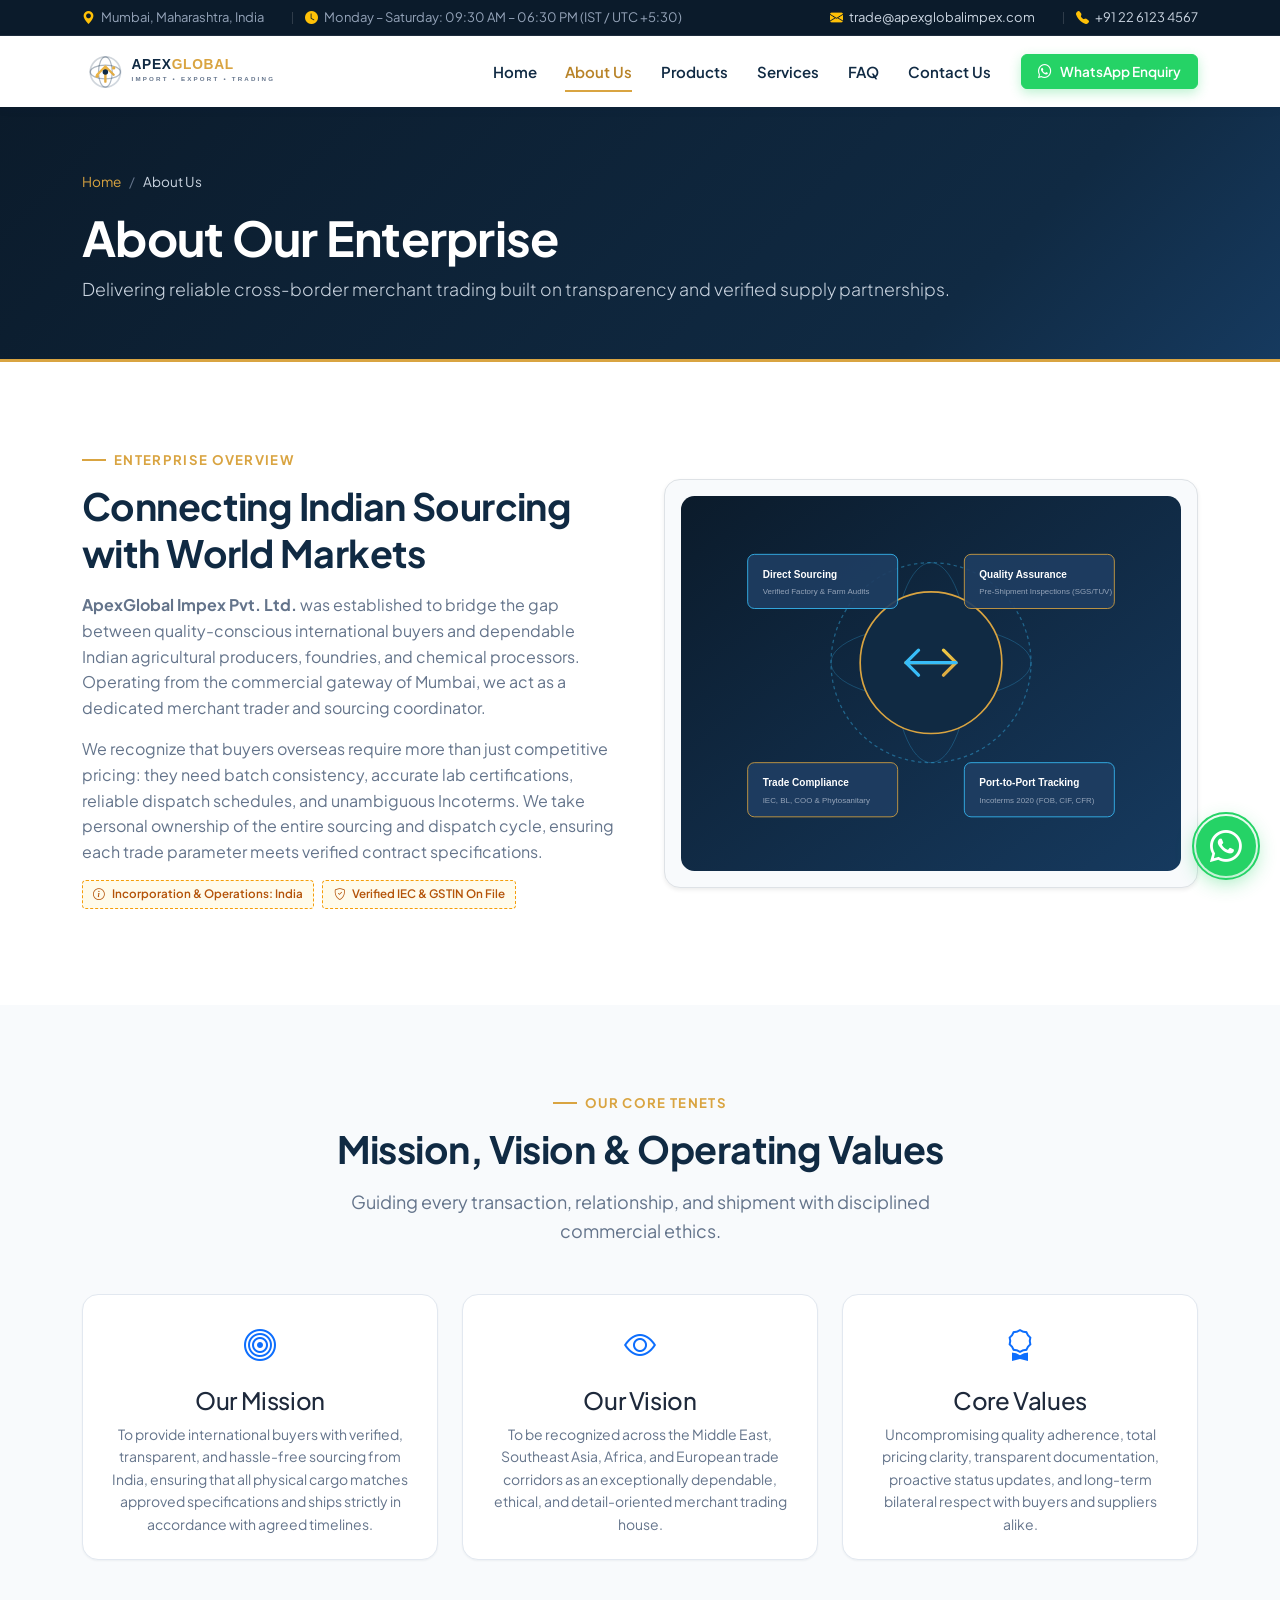
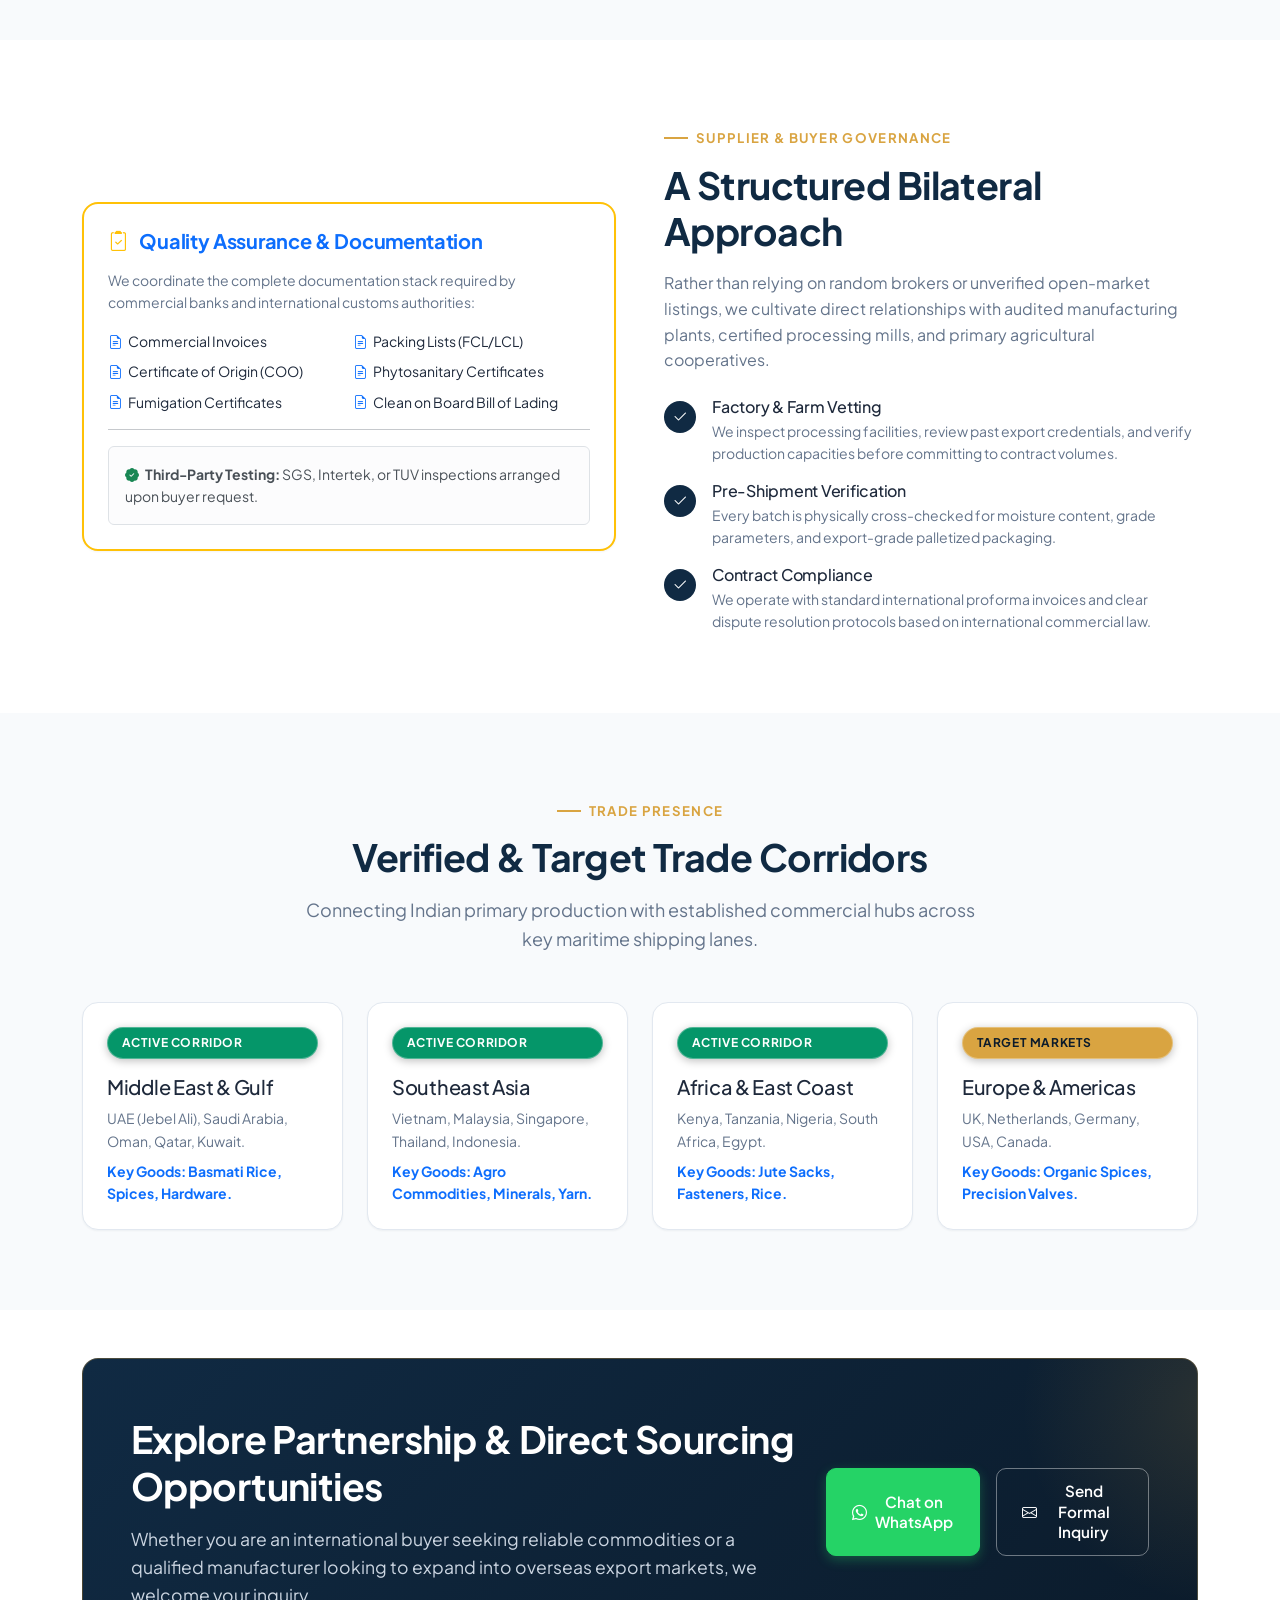
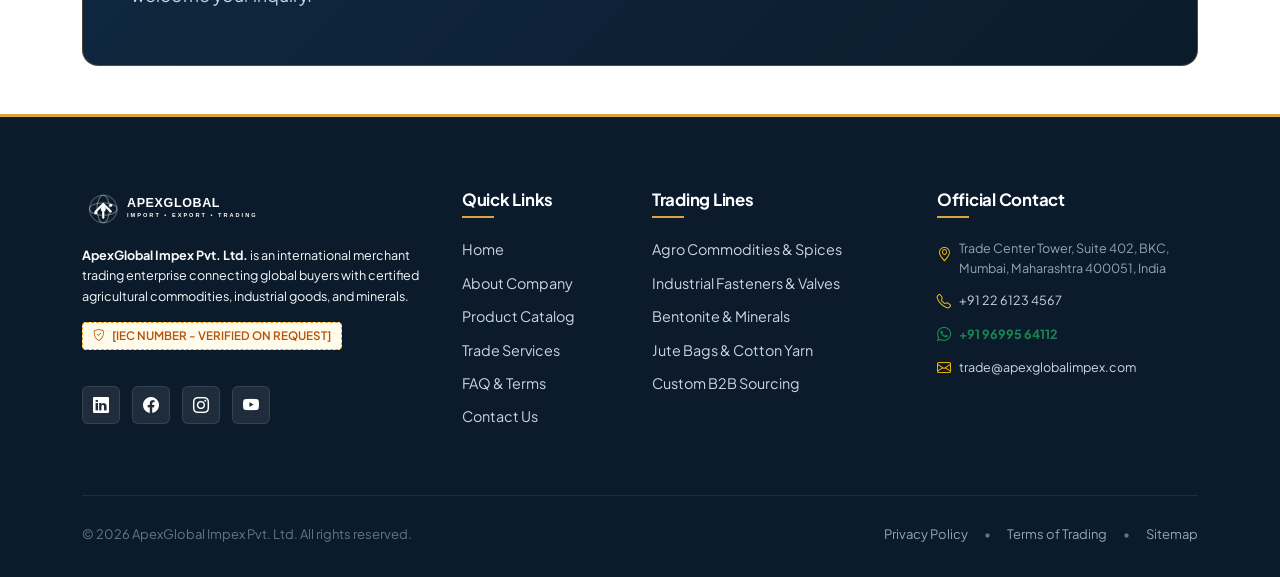
<file: about.html>
<!DOCTYPE html>
<html lang="en">
<head>
  <meta charset="UTF-8">
  <meta name="viewport" content="width=device-width, initial-scale=1.0">
  <meta http-equiv="X-UA-Compatible" content="IE=edge">

  <title>About Us | ApexGlobal Impex - International Trading & Export Enterprise</title>
  <meta name="description" content="Learn about ApexGlobal Impex, our mission, verified trading practices, supplier vetting approach, and commitment to transparent cross-border commerce.">
  <meta name="robots" content="index, follow">
  <link rel="canonical" href="https://www.apexglobalimpex.com/about.html">

  <!-- Open Graph / Facebook -->
  <meta property="og:type" content="website">
  <meta property="og:url" content="https://www.apexglobalimpex.com/about.html">
  <meta property="og:title" content="About Us | ApexGlobal Impex - International Merchant Trading">
  <meta property="og:description" content="Reliable import-export partner in India connecting global buyers with quality-verified agro commodities, engineering goods, and raw materials.">
  <meta property="og:image" content="https://www.apexglobalimpex.com/assets/images/about-terminal.jpg">

  <!-- Favicon -->
  <link rel="icon" type="image/svg+xml" href="assets/images/favicon.svg">

  <!-- Fonts & CSS -->
  <link rel="preconnect" href="https://fonts.googleapis.com">
  <link rel="preconnect" href="https://fonts.gstatic.com" crossorigin>
  <link href="https://fonts.googleapis.com/css2?family=Plus+Jakarta+Sans:wght@400;500;600;700;800&display=swap" rel="stylesheet">
  <link href="https://cdn.jsdelivr.net/npm/bootstrap@5.3.3/dist/css/bootstrap.min.css" rel="stylesheet">
  <link rel="stylesheet" href="https://cdn.jsdelivr.net/npm/bootstrap-icons@1.11.3/font/bootstrap-icons.min.css">
  <link rel="stylesheet" href="assets/css/style.css">

  <!-- Structured Data: AboutPage & Breadcrumb -->
  <script type="application/ld+json">
  {
    "@context": "https://schema.org",
    "@graph": [
      {
        "@type": "AboutPage",
        "@id": "https://www.apexglobalimpex.com/about.html#webpage",
        "url": "https://www.apexglobalimpex.com/about.html",
        "name": "About ApexGlobal Impex",
        "isPartOf": {
          "@id": "https://www.apexglobalimpex.com/#website"
        }
      },
      {
        "@type": "BreadcrumbList",
        "itemListElement": [
          {
            "@type": "ListItem",
            "position": 1,
            "name": "Home",
            "item": "https://www.apexglobalimpex.com/"
          },
          {
            "@type": "ListItem",
            "position": 2,
            "name": "About Us",
            "item": "https://www.apexglobalimpex.com/about.html"
          }
        ]
      }
    ]
  }
  </script>
</head>
<body>

  <!-- TOP BAR -->
  <div class="top-bar d-none d-md-block">
    <div class="container">
      <div class="d-flex justify-content-between align-items-center">
        <div class="d-flex align-items-center">
          <span class="me-3"><i class="bi bi-geo-alt-fill text-warning me-1"></i> <span data-config="company.originCity">Mumbai, Maharashtra, India</span></span>
          <span class="top-bar-divider"></span>
          <span><i class="bi bi-clock-fill text-warning me-1"></i> <span data-config="contact.workingHours">Mon–Sat: 09:30 AM – 06:30 PM (IST)</span></span>
        </div>
        <div class="d-flex align-items-center">
          <a href="mailto:trade@apexglobalimpex.com" data-config-href="email" class="me-3">
            <i class="bi bi-envelope-fill text-warning me-1"></i> <span data-config="contact.email">trade@apexglobalimpex.com</span>
          </a>
          <span class="top-bar-divider"></span>
          <a href="tel:+912261234567" data-config-href="phone">
            <i class="bi bi-telephone-fill text-warning me-1"></i> <span data-config="contact.phone">+91 22 6123 4567</span>
          </a>
        </div>
      </div>
    </div>
  </div>

  <!-- NAVBAR -->
  <header>
    <nav class="navbar navbar-expand-lg navbar-custom" aria-label="Main Navigation">
      <div class="container">
        <a class="navbar-brand" href="index.html">
          <img src="assets/images/logo.svg" alt="ApexGlobal Impex Logo" class="brand-logo-img" width="220" height="44">
        </a>
        <button class="navbar-toggler border-0" type="button" data-bs-toggle="collapse" data-bs-target="#primaryNavbar" aria-controls="primaryNavbar" aria-expanded="false" aria-label="Toggle navigation">
          <span class="navbar-toggler-icon"></span>
        </button>
        <div class="collapse navbar-collapse" id="primaryNavbar">
          <ul class="navbar-nav ms-auto align-items-lg-center">
            <li class="nav-item"><a class="nav-link" href="index.html">Home</a></li>
            <li class="nav-item"><a class="nav-link active" aria-current="page" href="about.html">About Us</a></li>
            <li class="nav-item"><a class="nav-link" href="products.html">Products</a></li>
            <li class="nav-item"><a class="nav-link" href="services.html">Services</a></li>
            <li class="nav-item"><a class="nav-link" href="faq.html">FAQ</a></li>
            <li class="nav-item"><a class="nav-link" href="contact.html">Contact Us</a></li>
            <li class="nav-item ms-lg-3 mt-3 mt-lg-0">
              <a href="https://api.whatsapp.com/send?phone=919699564112" data-config-href="whatsapp" target="_blank" rel="noopener noreferrer" class="btn btn-whatsapp btn-sm-custom">
                <i class="bi bi-whatsapp"></i> WhatsApp Enquiry
              </a>
            </li>
          </ul>
        </div>
      </div>
    </nav>
  </header>

  <!-- PAGE HERO & BREADCRUMB -->
  <section class="page-hero">
    <div class="container">
      <ul class="breadcrumb-custom mb-3">
        <li><a href="index.html">Home</a></li>
        <li class="active">About Us</li>
      </ul>
      <h1 class="display-5 fw-bold">About Our Enterprise</h1>
      <p class="lead mb-0">Delivering reliable cross-border merchant trading built on transparency and verified supply partnerships.</p>
    </div>
  </section>

  <!-- SECTION: COMPANY BACKGROUND & PHILOSOPHY -->
  <section class="section-padding">
    <div class="container">
      <div class="row align-items-center g-5">
        <div class="col-lg-6">
          <div class="section-eyebrow">Enterprise Overview</div>
          <h2 class="section-title">Connecting Indian Sourcing with World Markets</h2>
          <p class="text-muted">
            <strong data-config="company.name">ApexGlobal Impex Pvt. Ltd.</strong> was established to bridge the gap between quality-conscious international buyers and dependable Indian agricultural producers, foundries, and chemical processors. Operating from the commercial gateway of Mumbai, we act as a dedicated merchant trader and sourcing coordinator.
          </p>
          <p class="text-muted">
            We recognize that buyers overseas require more than just competitive pricing: they need batch consistency, accurate lab certifications, reliable dispatch schedules, and unambiguous Incoterms. We take personal ownership of the entire sourcing and dispatch cycle, ensuring each trade parameter meets verified contract specifications.
          </p>

          <div class="d-flex flex-wrap gap-2 my-3">
            <span class="editable-notice-pill">
              <i class="bi bi-info-circle"></i> Incorporation &amp; Operations: India
            </span>
            <span class="editable-notice-pill">
              <i class="bi bi-shield-check"></i> Verified IEC &amp; GSTIN On File
            </span>
          </div>
        </div>

        <div class="col-lg-6">
          <div class="p-3 border rounded-4 bg-surface shadow-sm">
            <img src="assets/images/about-enterprise.svg" alt="ApexGlobal Enterprise Sourcing Architecture" width="600" height="450" class="img-fluid rounded-3" loading="lazy">
          </div>
        </div>
      </div>
    </div>
  </section>

  <!-- SECTION: MISSION, VISION & BUSINESS VALUES -->
  <section class="section-padding bg-surface">
    <div class="container">
      <div class="text-center mb-5">
        <div class="section-eyebrow justify-content-center">Our Core Tenets</div>
        <h2 class="section-title">Mission, Vision &amp; Operating Values</h2>
        <p class="section-subtitle">
          Guiding every transaction, relationship, and shipment with disciplined commercial ethics.
        </p>
      </div>

      <div class="row g-4">
        <!-- Mission -->
        <div class="col-md-4">
          <div class="card-b2b p-4 text-center">
            <div class="mx-auto mb-3 text-primary fs-2">
              <i class="bi bi-bullseye"></i>
            </div>
            <h3 class="h4">Our Mission</h3>
            <p class="small text-muted mb-0">
              To provide international buyers with verified, transparent, and hassle-free sourcing from India, ensuring that all physical cargo matches approved specifications and ships strictly in accordance with agreed timelines.
            </p>
          </div>
        </div>

        <!-- Vision -->
        <div class="col-md-4">
          <div class="card-b2b p-4 text-center">
            <div class="mx-auto mb-3 text-primary fs-2">
              <i class="bi bi-eye"></i>
            </div>
            <h3 class="h4">Our Vision</h3>
            <p class="small text-muted mb-0">
              To be recognized across the Middle East, Southeast Asia, Africa, and European trade corridors as an exceptionally dependable, ethical, and detail-oriented merchant trading house.
            </p>
          </div>
        </div>

        <!-- Values -->
        <div class="col-md-4">
          <div class="card-b2b p-4 text-center">
            <div class="mx-auto mb-3 text-primary fs-2">
              <i class="bi bi-award"></i>
            </div>
            <h3 class="h4">Core Values</h3>
            <p class="small text-muted mb-0">
              Uncompromising quality adherence, total pricing clarity, transparent documentation, proactive status updates, and long-term bilateral respect with buyers and suppliers alike.
            </p>
          </div>
        </div>
      </div>
    </div>
  </section>

  <!-- SECTION: SOURCING & BUYER RELATIONSHIP PHILOSOPHY -->
  <section class="section-padding">
    <div class="container">
      <div class="row align-items-center g-5">
        <div class="col-lg-6 order-lg-2">
          <div class="section-eyebrow">Supplier &amp; Buyer Governance</div>
          <h2 class="section-title">A Structured Bilateral Approach</h2>
          <p class="text-muted">
            Rather than relying on random brokers or unverified open-market listings, we cultivate direct relationships with audited manufacturing plants, certified processing mills, and primary agricultural cooperatives.
          </p>
          <div class="mt-4">
            <div class="d-flex align-items-start gap-3 mb-3">
              <div class="badge bg-navy text-accent rounded-circle p-2 mt-1"><i class="bi bi-check2 fs-6"></i></div>
              <div>
                <h5 class="h6 mb-1">Factory &amp; Farm Vetting</h5>
                <p class="small text-muted mb-0">We inspect processing facilities, review past export credentials, and verify production capacities before committing to contract volumes.</p>
              </div>
            </div>
            <div class="d-flex align-items-start gap-3 mb-3">
              <div class="badge bg-navy text-accent rounded-circle p-2 mt-1"><i class="bi bi-check2 fs-6"></i></div>
              <div>
                <h5 class="h6 mb-1">Pre-Shipment Verification</h5>
                <p class="small text-muted mb-0">Every batch is physically cross-checked for moisture content, grade parameters, and export-grade palletized packaging.</p>
              </div>
            </div>
            <div class="d-flex align-items-start gap-3">
              <div class="badge bg-navy text-accent rounded-circle p-2 mt-1"><i class="bi bi-check2 fs-6"></i></div>
              <div>
                <h5 class="h6 mb-1">Contract Compliance</h5>
                <p class="small text-muted mb-0">We operate with standard international proforma invoices and clear dispute resolution protocols based on international commercial law.</p>
              </div>
            </div>
          </div>
        </div>

        <div class="col-lg-6 order-lg-1">
          <div class="card-b2b p-4 border-2 border-warning">
            <h4 class="mb-3 text-primary"><i class="bi bi-clipboard2-check text-warning me-2"></i> Quality Assurance &amp; Documentation</h4>
            <p class="small text-muted">
              We coordinate the complete documentation stack required by commercial banks and international customs authorities:
            </p>
            <div class="row g-2 small">
              <div class="col-6"><i class="bi bi-file-earmark-text text-primary me-1"></i> Commercial Invoices</div>
              <div class="col-6"><i class="bi bi-file-earmark-text text-primary me-1"></i> Packing Lists (FCL/LCL)</div>
              <div class="col-6"><i class="bi bi-file-earmark-text text-primary me-1"></i> Certificate of Origin (COO)</div>
              <div class="col-6"><i class="bi bi-file-earmark-text text-primary me-1"></i> Phytosanitary Certificates</div>
              <div class="col-6"><i class="bi bi-file-earmark-text text-primary me-1"></i> Fumigation Certificates</div>
              <div class="col-6"><i class="bi bi-file-earmark-text text-primary me-1"></i> Clean on Board Bill of Lading</div>
            </div>
            <hr>
            <div class="alert alert-light border small mb-0">
              <i class="bi bi-patch-check-fill text-success me-1"></i> <strong>Third-Party Testing:</strong> SGS, Intertek, or TUV inspections arranged upon buyer request.
            </div>
          </div>
        </div>
      </div>
    </div>
  </section>

  <!-- SECTION: STRATEGIC MARKETS & REGIONS SERVED -->
  <section class="section-padding bg-surface">
    <div class="container">
      <div class="text-center mb-5">
        <div class="section-eyebrow justify-content-center">Trade Presence</div>
        <h2 class="section-title">Verified &amp; Target Trade Corridors</h2>
        <p class="section-subtitle">
          Connecting Indian primary production with established commercial hubs across key maritime shipping lanes.
        </p>
      </div>

      <div class="row g-4">
        <div class="col-md-6 col-lg-3">
          <div class="card-b2b p-4 h-100">
            <span class="trade-chip export mb-2">Active Corridor</span>
            <h4 class="h5 mt-2">Middle East &amp; Gulf</h4>
            <p class="small text-muted mb-2">UAE (Jebel Ali), Saudi Arabia, Oman, Qatar, Kuwait.</p>
            <div class="small fw-bold text-primary">Key Goods: Basmati Rice, Spices, Hardware.</div>
          </div>
        </div>

        <div class="col-md-6 col-lg-3">
          <div class="card-b2b p-4 h-100">
            <span class="trade-chip export mb-2">Active Corridor</span>
            <h4 class="h5 mt-2">Southeast Asia</h4>
            <p class="small text-muted mb-2">Vietnam, Malaysia, Singapore, Thailand, Indonesia.</p>
            <div class="small fw-bold text-primary">Key Goods: Agro Commodities, Minerals, Yarn.</div>
          </div>
        </div>

        <div class="col-md-6 col-lg-3">
          <div class="card-b2b p-4 h-100">
            <span class="trade-chip export mb-2">Active Corridor</span>
            <h4 class="h5 mt-2">Africa &amp; East Coast</h4>
            <p class="small text-muted mb-2">Kenya, Tanzania, Nigeria, South Africa, Egypt.</p>
            <div class="small fw-bold text-primary">Key Goods: Jute Sacks, Fasteners, Rice.</div>
          </div>
        </div>

        <div class="col-md-6 col-lg-3">
          <div class="card-b2b p-4 h-100">
            <span class="trade-chip both mb-2">Target Markets</span>
            <h4 class="h5 mt-2">Europe &amp; Americas</h4>
            <p class="small text-muted mb-2">UK, Netherlands, Germany, USA, Canada.</p>
            <div class="small fw-bold text-primary">Key Goods: Organic Spices, Precision Valves.</div>
          </div>
        </div>
      </div>
    </div>
  </section>

  <!-- CTA BANNER -->
  <section class="container my-5">
    <div class="cta-banner">
      <div class="row align-items-center g-4 position-relative" style="z-index: 2;">
        <div class="col-lg-8">
          <h2 class="mb-3">Explore Partnership &amp; Direct Sourcing Opportunities</h2>
          <p class="mb-0">
            Whether you are an international buyer seeking reliable commodities or a qualified manufacturer looking to expand into overseas export markets, we welcome your inquiry.
          </p>
        </div>
        <div class="col-lg-4 text-lg-end">
          <div class="d-flex flex-column flex-sm-row justify-content-lg-end gap-3">
            <a href="https://api.whatsapp.com/send?phone=919699564112" data-config-href="whatsapp" target="_blank" rel="noopener noreferrer" class="btn btn-whatsapp btn-lg">
              <i class="bi bi-whatsapp"></i> Chat on WhatsApp
            </a>
            <a href="contact.html" class="btn btn-outline-light-custom btn-lg">
              <i class="bi bi-envelope"></i> Send Formal Inquiry
            </a>
          </div>
        </div>
      </div>
    </div>
  </section>

  <!-- FOOTER -->
  <footer class="site-footer">
    <div class="container">
      <div class="row g-4">
        <div class="col-lg-4">
          <a href="index.html" class="d-inline-block mb-3">
            <img src="assets/images/logo.svg" alt="ApexGlobal Impex Logo" width="200" height="40" style="filter: brightness(0) invert(1);">
          </a>
          <p class="text-light small mb-3">
            <strong data-config="company.name">ApexGlobal Impex Pvt. Ltd.</strong> is an international merchant trading enterprise connecting global buyers with certified agricultural commodities, industrial goods, and minerals.
          </p>
          <div class="editable-notice-pill mb-3">
            <i class="bi bi-shield-check"></i> <span data-config="company.iecNumber">IEC &amp; GST Details Verified On Request</span>
          </div>
          <div class="footer-social-links">
            <a href="https://www.linkedin.com" data-config-href="linkedin" class="social-icon-btn" aria-label="Follow on LinkedIn" target="_blank" rel="noopener noreferrer"><i class="bi bi-linkedin"></i></a>
            <a href="https://www.facebook.com" data-config-href="facebook" class="social-icon-btn" aria-label="Follow on Facebook" target="_blank" rel="noopener noreferrer"><i class="bi bi-facebook"></i></a>
            <a href="https://www.instagram.com" data-config-href="instagram" class="social-icon-btn" aria-label="Follow on Instagram" target="_blank" rel="noopener noreferrer"><i class="bi bi-instagram"></i></a>
            <a href="https://www.youtube.com" data-config-href="youtube" class="social-icon-btn" aria-label="Subscribe on YouTube" target="_blank" rel="noopener noreferrer"><i class="bi bi-youtube"></i></a>
          </div>
        </div>
        <div class="col-6 col-lg-2">
          <h5>Quick Links</h5>
          <ul class="footer-links">
            <li><a href="index.html">Home</a></li>
            <li><a href="about.html">About Company</a></li>
            <li><a href="products.html">Product Catalog</a></li>
            <li><a href="services.html">Trade Services</a></li>
            <li><a href="faq.html">FAQ &amp; Terms</a></li>
            <li><a href="contact.html">Contact Us</a></li>
          </ul>
        </div>
        <div class="col-6 col-lg-3">
          <h5>Trading Lines</h5>
          <ul class="footer-links">
            <li><a href="products.html?category=agro">Agro Commodities &amp; Spices</a></li>
            <li><a href="products.html?category=industrial">Industrial Fasteners &amp; Valves</a></li>
            <li><a href="products.html?category=minerals">Bentonite &amp; Minerals</a></li>
            <li><a href="products.html?category=textiles">Jute Bags &amp; Cotton Yarn</a></li>
            <li><a href="services.html#sourcing">Custom B2B Sourcing</a></li>
          </ul>
        </div>
        <div class="col-lg-3">
          <h5>Official Contact</h5>
          <ul class="footer-links">
            <li class="d-flex align-items-start gap-2">
              <i class="bi bi-geo-alt text-warning mt-1"></i>
              <span class="small" data-config="company.address.full">Trade Center Tower, Suite 402, BKC, Mumbai, Maharashtra 400051, India</span>
            </li>
            <li class="d-flex align-items-center gap-2">
              <i class="bi bi-telephone text-warning"></i>
              <a href="tel:+912261234567" data-config-href="phone" class="small" data-config="contact.phone">+91 22 6123 4567</a>
            </li>
            <li class="d-flex align-items-center gap-2">
              <i class="bi bi-whatsapp text-success"></i>
              <a href="https://api.whatsapp.com/send?phone=919699564112" data-config-href="whatsapp" target="_blank" rel="noopener noreferrer" class="small text-success fw-bold" data-config="contact.whatsappDisplay">+91 96995 64112</a>
            </li>
            <li class="d-flex align-items-center gap-2">
              <i class="bi bi-envelope text-warning"></i>
              <a href="mailto:trade@apexglobalimpex.com" data-config-href="email" class="small" data-config="contact.email">trade@apexglobalimpex.com</a>
            </li>
          </ul>
        </div>
      </div>
      <div class="footer-bottom d-flex flex-column flex-md-row justify-content-between align-items-center gap-2">
        <div>&copy; <span class="current-year">2026</span> <span data-config="company.name">ApexGlobal Impex Pvt. Ltd.</span> All rights reserved.</div>
        <div class="d-flex gap-3">
          <a href="privacy-policy.html">Privacy Policy</a>
          <span>&bull;</span>
          <a href="terms.html">Terms of Trading</a>
          <span>&bull;</span>
          <a href="sitemap.xml">Sitemap</a>
        </div>
      </div>
    </div>
  </footer>

  <!-- FLOATING WHATSAPP & BACK TO TOP -->
  <a href="https://api.whatsapp.com/send?phone=919699564112" data-config-href="whatsapp" target="_blank" rel="noopener noreferrer" class="floating-whatsapp-btn" aria-label="Chat with Trading Desk on WhatsApp">
    <div class="floating-whatsapp-pulse"></div>
    <i class="bi bi-whatsapp"></i>
    <span class="floating-whatsapp-tooltip">Chat with our Trade Desk</span>
  </a>
  <button type="button" class="back-to-top" id="backToTopBtn" aria-label="Back to Top"><i class="bi bi-chevron-up"></i></button>

  <script src="https://cdn.jsdelivr.net/npm/bootstrap@5.3.3/dist/js/bootstrap.bundle.min.js"></script>
  <script src="assets/js/config.js"></script>
  <script src="assets/js/main.js"></script>
</body>
</html>
</file>
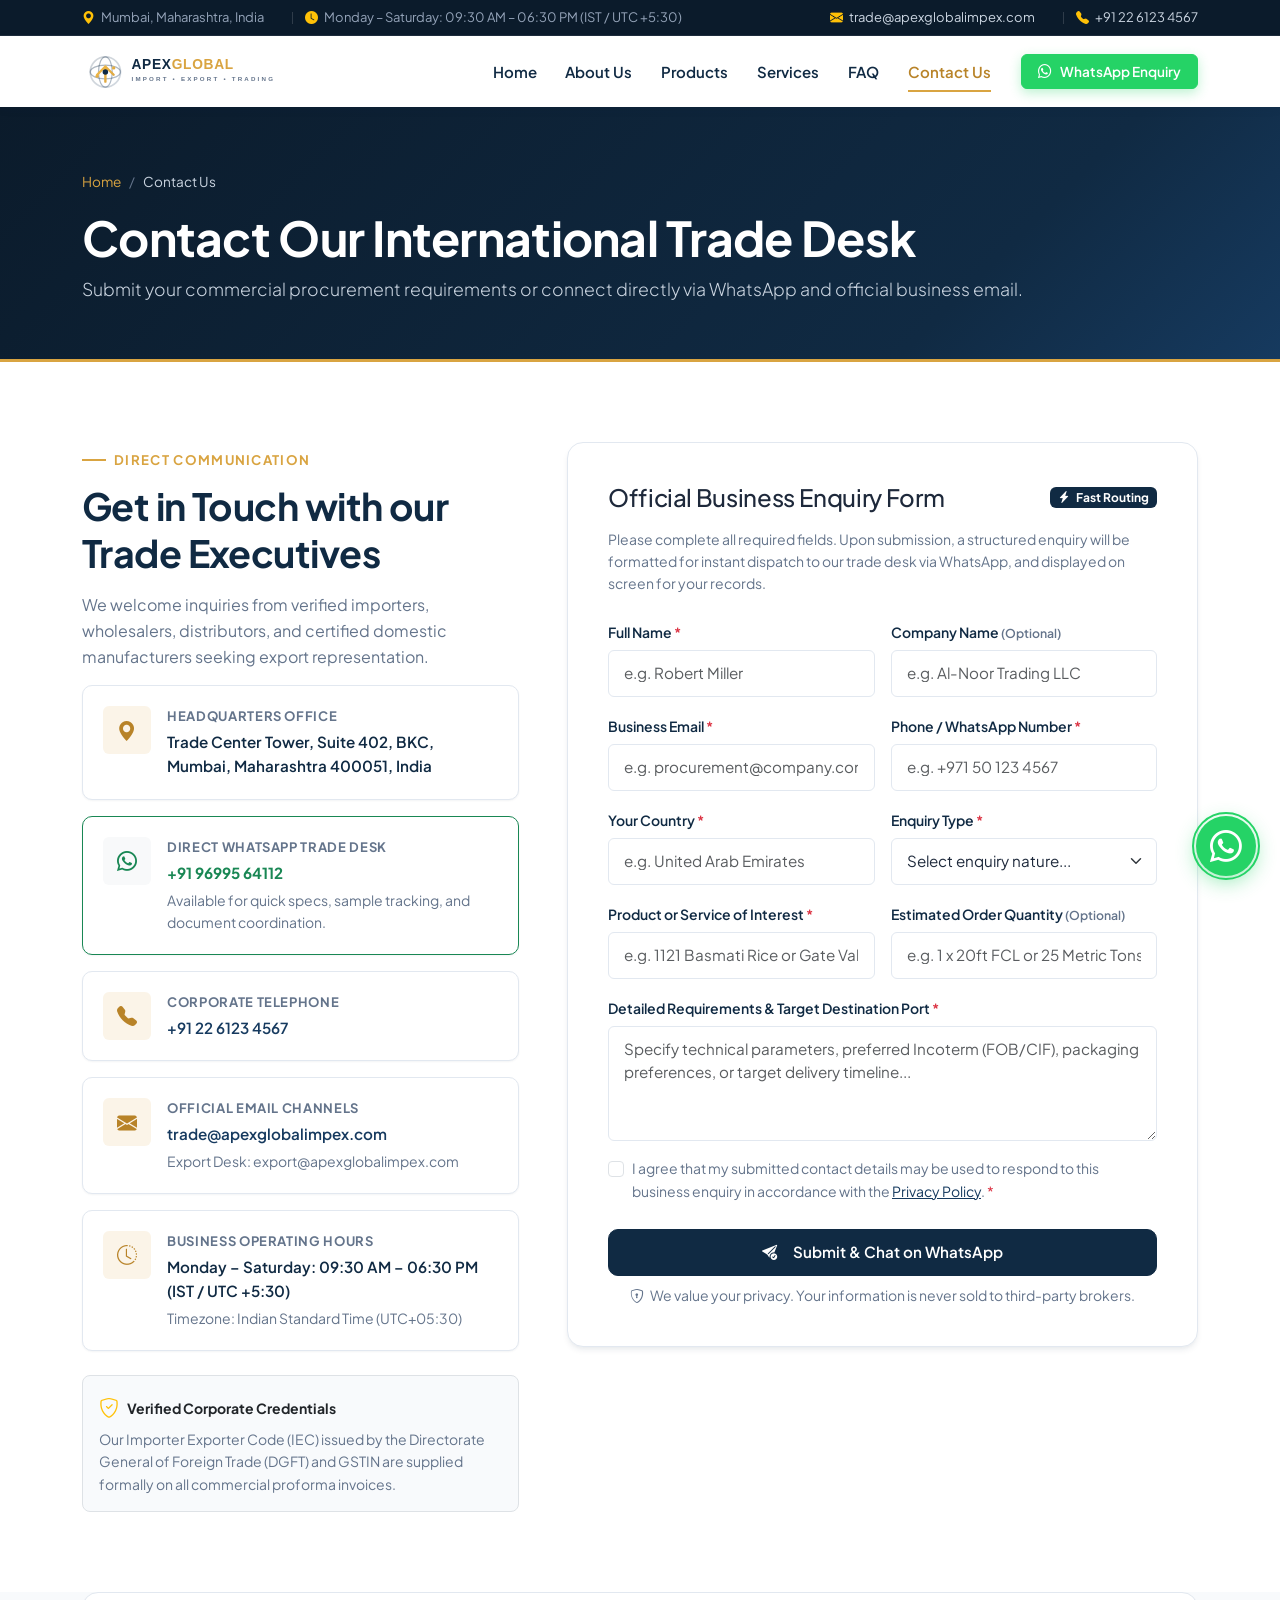
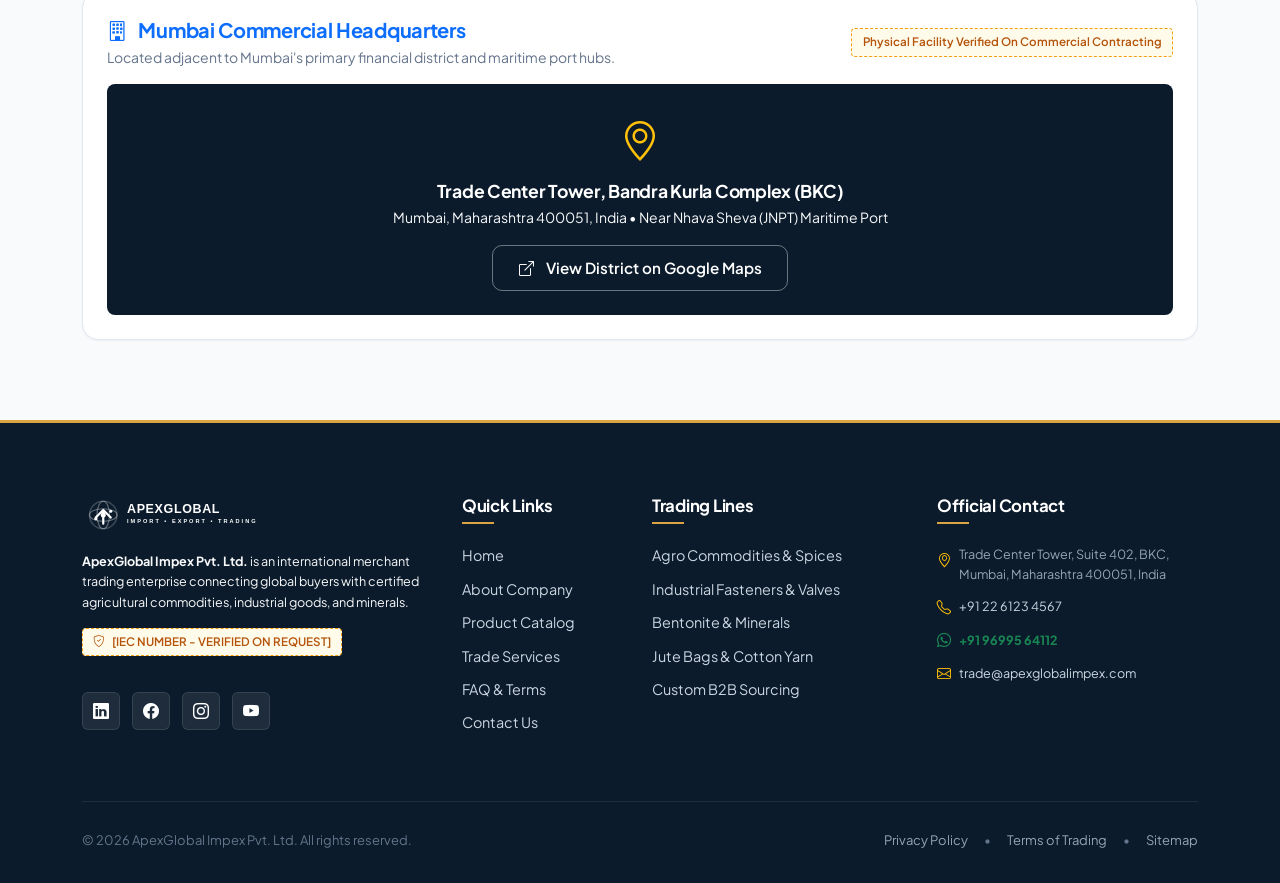
<file: contact.html>
<!DOCTYPE html>
<html lang="en">
<head>
  <meta charset="UTF-8">
  <meta name="viewport" content="width=device-width, initial-scale=1.0">
  <meta http-equiv="X-UA-Compatible" content="IE=edge">

  <title>Contact Us &amp; Business Enquiries | ApexGlobal Impex</title>
  <meta name="description" content="Contact our international trading desk for product quotations, export documentation questions, or B2B sourcing partnerships. Direct WhatsApp and email enquiry options.">
  <meta name="keywords" content="Contact Import Export Company, Request Trade Quotation, Export Enquiry India, International Sourcing Desk">
  <meta name="robots" content="index, follow">
  <link rel="canonical" href="https://www.apexglobalimpex.com/contact.html">

  <meta property="og:type" content="website">
  <meta property="og:url" content="https://www.apexglobalimpex.com/contact.html">
  <meta property="og:title" content="Contact Us | ApexGlobal Impex">
  <meta property="og:description" content="Submit your import-export requirements directly to our trading operations desk. Instant WhatsApp routing and formal RFQ response within 24–48 hours.">
  <meta property="og:image" content="https://www.apexglobalimpex.com/assets/images/hero-logistics.svg">

  <link rel="icon" type="image/svg+xml" href="assets/images/favicon.svg">
  <link rel="preconnect" href="https://fonts.googleapis.com">
  <link rel="preconnect" href="https://fonts.gstatic.com" crossorigin>
  <link href="https://fonts.googleapis.com/css2?family=Plus+Jakarta+Sans:wght@400;500;600;700;800&display=swap" rel="stylesheet">
  <link href="https://cdn.jsdelivr.net/npm/bootstrap@5.3.3/dist/css/bootstrap.min.css" rel="stylesheet">
  <link rel="stylesheet" href="https://cdn.jsdelivr.net/npm/bootstrap-icons@1.11.3/font/bootstrap-icons.min.css">
  <link rel="stylesheet" href="assets/css/style.css">

  <script type="application/ld+json">
  {
    "@context": "https://schema.org",
    "@graph": [
      {
        "@type": "ContactPage",
        "@id": "https://www.apexglobalimpex.com/contact.html#webpage",
        "url": "https://www.apexglobalimpex.com/contact.html",
        "name": "Contact ApexGlobal Impex",
        "isPartOf": {
          "@id": "https://www.apexglobalimpex.com/#website"
        }
      },
      {
        "@type": "BreadcrumbList",
        "itemListElement": [
          {
            "@type": "ListItem",
            "position": 1,
            "name": "Home",
            "item": "https://www.apexglobalimpex.com/"
          },
          {
            "@type": "ListItem",
            "position": 2,
            "name": "Contact Us",
            "item": "https://www.apexglobalimpex.com/contact.html"
          }
        ]
      }
    ]
  }
  </script>
</head>
<body>

  <!-- TOP BAR -->
  <div class="top-bar d-none d-md-block">
    <div class="container">
      <div class="d-flex justify-content-between align-items-center">
        <div class="d-flex align-items-center">
          <span class="me-3"><i class="bi bi-geo-alt-fill text-warning me-1"></i> <span data-config="company.originCity">Mumbai, Maharashtra, India</span></span>
          <span class="top-bar-divider"></span>
          <span><i class="bi bi-clock-fill text-warning me-1"></i> <span data-config="contact.workingHours">Mon–Sat: 09:30 AM – 06:30 PM (IST)</span></span>
        </div>
        <div class="d-flex align-items-center">
          <a href="mailto:trade@apexglobalimpex.com" data-config-href="email" class="me-3">
            <i class="bi bi-envelope-fill text-warning me-1"></i> <span data-config="contact.email">trade@apexglobalimpex.com</span>
          </a>
          <span class="top-bar-divider"></span>
          <a href="tel:+912261234567" data-config-href="phone">
            <i class="bi bi-telephone-fill text-warning me-1"></i> <span data-config="contact.phone">+91 22 6123 4567</span>
          </a>
        </div>
      </div>
    </div>
  </div>

  <!-- NAVBAR -->
  <header>
    <nav class="navbar navbar-expand-lg navbar-custom" aria-label="Main Navigation">
      <div class="container">
        <a class="navbar-brand" href="index.html">
          <img src="assets/images/logo.svg" alt="ApexGlobal Impex Logo" class="brand-logo-img" width="220" height="44">
        </a>
        <button class="navbar-toggler border-0" type="button" data-bs-toggle="collapse" data-bs-target="#primaryNavbar" aria-controls="primaryNavbar" aria-expanded="false" aria-label="Toggle navigation">
          <span class="navbar-toggler-icon"></span>
        </button>
        <div class="collapse navbar-collapse" id="primaryNavbar">
          <ul class="navbar-nav ms-auto align-items-lg-center">
            <li class="nav-item"><a class="nav-link" href="index.html">Home</a></li>
            <li class="nav-item"><a class="nav-link" href="about.html">About Us</a></li>
            <li class="nav-item"><a class="nav-link" href="products.html">Products</a></li>
            <li class="nav-item"><a class="nav-link" href="services.html">Services</a></li>
            <li class="nav-item"><a class="nav-link" href="faq.html">FAQ</a></li>
            <li class="nav-item"><a class="nav-link active" aria-current="page" href="contact.html">Contact Us</a></li>
            <li class="nav-item ms-lg-3 mt-3 mt-lg-0">
              <a href="https://api.whatsapp.com/send?phone=919699564112" data-config-href="whatsapp" target="_blank" rel="noopener noreferrer" class="btn btn-whatsapp btn-sm-custom">
                <i class="bi bi-whatsapp"></i> WhatsApp Enquiry
              </a>
            </li>
          </ul>
        </div>
      </div>
    </nav>
  </header>

  <!-- PAGE HERO -->
  <section class="page-hero">
    <div class="container">
      <ul class="breadcrumb-custom mb-3">
        <li><a href="index.html">Home</a></li>
        <li class="active">Contact Us</li>
      </ul>
      <h1 class="display-5 fw-bold">Contact Our International Trade Desk</h1>
      <p class="lead mb-0">Submit your commercial procurement requirements or connect directly via WhatsApp and official business email.</p>
    </div>
  </section>

  <!-- CONTACT & ENQUIRY SECTION -->
  <section class="section-padding">
    <div class="container">
      <div class="row g-5">

        <!-- LEFT COLUMN: CONTACT DETAILS & OFFICIAL CHANNELS -->
        <div class="col-lg-5">
          <div class="section-eyebrow">Direct Communication</div>
          <h2 class="section-title">Get in Touch with our Trade Executives</h2>
          <p class="text-muted">
            We welcome inquiries from verified importers, wholesalers, distributors, and certified domestic manufacturers seeking export representation.
          </p>

          <!-- Office Address Card -->
          <div class="contact-info-card">
            <div class="contact-info-icon"><i class="bi bi-geo-alt-fill"></i></div>
            <div>
              <div class="contact-info-title">Headquarters Office</div>
              <div class="contact-info-value" data-config="company.address.full">
                Trade Center Tower, Suite 402, BKC, Mumbai, Maharashtra 400051, India
              </div>
            </div>
          </div>

          <!-- WhatsApp Direct Card -->
          <div class="contact-info-card border-success">
            <div class="contact-info-icon text-success bg-light"><i class="bi bi-whatsapp"></i></div>
            <div>
              <div class="contact-info-title">Direct WhatsApp Trade Desk</div>
              <div class="contact-info-value">
                <a href="https://api.whatsapp.com/send?phone=919699564112" data-config-href="whatsapp" target="_blank" rel="noopener noreferrer" class="text-success fw-bold" data-config="contact.whatsappDisplay">
                  +91 96995 64112
                </a>
              </div>
              <small class="text-muted d-block mt-1">Available for quick specs, sample tracking, and document coordination.</small>
            </div>
          </div>

          <!-- Official Phone Card -->
          <div class="contact-info-card">
            <div class="contact-info-icon"><i class="bi bi-telephone-fill"></i></div>
            <div>
              <div class="contact-info-title">Corporate Telephone</div>
              <div class="contact-info-value">
                <a href="tel:+912261234567" data-config-href="phone" data-config="contact.phone">+91 22 6123 4567</a>
              </div>
            </div>
          </div>

          <!-- Email Channels Card -->
          <div class="contact-info-card">
            <div class="contact-info-icon"><i class="bi bi-envelope-fill"></i></div>
            <div>
              <div class="contact-info-title">Official Email Channels</div>
              <div class="contact-info-value">
                <a href="mailto:trade@apexglobalimpex.com" data-config-href="email" data-config="contact.email">trade@apexglobalimpex.com</a>
              </div>
              <div class="small text-muted mt-1">Export Desk: <span data-config="contact.exportInquiries">export@apexglobalimpex.com</span></div>
            </div>
          </div>

          <!-- Operating Hours & Notice Card -->
          <div class="contact-info-card">
            <div class="contact-info-icon"><i class="bi bi-clock-history"></i></div>
            <div>
              <div class="contact-info-title">Business Operating Hours</div>
              <div class="contact-info-value small" data-config="contact.workingHours">
                Monday – Saturday: 09:30 AM – 06:30 PM (IST / UTC +5:30)
              </div>
              <div class="small text-muted mt-1">Timezone: Indian Standard Time (UTC+05:30)</div>
            </div>
          </div>

          <!-- Corporate Registrations Note -->
          <div class="p-3 bg-surface rounded-3 border mt-4">
            <div class="d-flex align-items-center gap-2 mb-1">
              <i class="bi bi-shield-check text-warning fs-5"></i>
              <span class="fw-bold small text-dark">Verified Corporate Credentials</span>
            </div>
            <p class="small text-muted mb-0">
              Our Importer Exporter Code (IEC) issued by the Directorate General of Foreign Trade (DGFT) and GSTIN are supplied formally on all commercial proforma invoices.
            </p>
          </div>
        </div>

        <!-- RIGHT COLUMN: INTERACTIVE BUSINESS ENQUIRY FORM -->
        <div class="col-lg-7">
          <div class="contact-form-wrap">
            <div class="d-flex align-items-center justify-content-between mb-3">
              <h3 class="h4 mb-0">Official Business Enquiry Form</h3>
              <span class="badge bg-navy text-accent"><i class="bi bi-lightning-charge-fill me-1"></i> Fast Routing</span>
            </div>
            <p class="small text-muted mb-4">
              Please complete all required fields. Upon submission, a structured enquiry will be formatted for instant dispatch to our trade desk via WhatsApp, and displayed on screen for your records.
            </p>

            <!-- Success Alert Box -->
            <div id="formSuccessAlert" class="alert alert-success d-none" role="alert">
              <i class="bi bi-check-circle-fill me-2"></i>
              <strong>Enquiry generated successfully!</strong> A pre-formatted WhatsApp chat window has been launched. Please review the details and press Send in WhatsApp.
            </div>

            <!-- Error Alert Box -->
            <div id="formErrorAlert" class="alert alert-danger d-none" role="alert">
              <i class="bi bi-exclamation-octagon-fill me-2"></i>
              Please correct the highlighted fields before proceeding.
            </div>

            <form id="businessEnquiryForm" novalidate>
              <div class="row g-3">

                <!-- 1. Full Name (Required) -->
                <div class="col-md-6">
                  <label for="enquiryFullName" class="form-label">Full Name <span class="text-danger">*</span></label>
                  <input type="text" class="form-control" id="enquiryFullName" placeholder="e.g. Robert Miller" required autocomplete="name">
                  <div class="invalid-feedback">Please enter your full name.</div>
                </div>

                <!-- 2. Company Name (Optional) -->
                <div class="col-md-6">
                  <label for="enquiryCompanyName" class="form-label">Company Name <span class="text-muted small">(Optional)</span></label>
                  <input type="text" class="form-control" id="enquiryCompanyName" placeholder="e.g. Al-Noor Trading LLC" autocomplete="organization">
                </div>

                <!-- 3. Business Email (Required) -->
                <div class="col-md-6">
                  <label for="enquiryEmail" class="form-label">Business Email <span class="text-danger">*</span></label>
                  <input type="email" class="form-control" id="enquiryEmail" placeholder="e.g. procurement@company.com" required autocomplete="email">
                  <div class="invalid-feedback">Please enter a valid business email address.</div>
                </div>

                <!-- 4. Phone Number with Country Code (Required) -->
                <div class="col-md-6">
                  <label for="enquiryPhone" class="form-label">Phone / WhatsApp Number <span class="text-danger">*</span></label>
                  <input type="tel" class="form-control" id="enquiryPhone" placeholder="e.g. +971 50 123 4567" required autocomplete="tel">
                  <div class="invalid-feedback">Include country code (e.g. +971, +1, +44, +91).</div>
                </div>

                <!-- 5. Country (Required) -->
                <div class="col-md-6">
                  <label for="enquiryCountry" class="form-label">Your Country <span class="text-danger">*</span></label>
                  <input type="text" class="form-control" id="enquiryCountry" placeholder="e.g. United Arab Emirates" required autocomplete="country-name">
                  <div class="invalid-feedback">Please state your country of operation.</div>
                </div>

                <!-- 6. Enquiry Type (Required Dropdown) -->
                <div class="col-md-6">
                  <label for="enquiryType" class="form-label">Enquiry Type <span class="text-danger">*</span></label>
                  <select class="form-select" id="enquiryType" required>
                    <option value="" selected disabled>Select enquiry nature...</option>
                    <option value="Export Enquiry">Export Enquiry (Buying from India)</option>
                    <option value="Import Enquiry">Import Enquiry (Supplying to India)</option>
                    <option value="Product Quotation">Product Commercial Quotation (RFQ)</option>
                    <option value="Supplier Partnership">Supplier / Producer Partnership</option>
                    <option value="Distribution Partnership">Distribution Partnership</option>
                    <option value="General Business Enquiry">General Business Enquiry</option>
                  </select>
                  <div class="invalid-feedback">Please select an enquiry category.</div>
                </div>

                <!-- 7. Product or Service of Interest (Required) -->
                <div class="col-md-6">
                  <label for="enquiryProduct" class="form-label">Product or Service of Interest <span class="text-danger">*</span></label>
                  <input type="text" class="form-control" id="enquiryProduct" placeholder="e.g. 1121 Basmati Rice or Gate Valves" required>
                  <div class="invalid-feedback">Please specify the product or trade service.</div>
                </div>

                <!-- 8. Estimated Order Quantity (Optional) -->
                <div class="col-md-6">
                  <label for="enquiryQuantity" class="form-label">Estimated Order Quantity <span class="text-muted small">(Optional)</span></label>
                  <input type="text" class="form-control" id="enquiryQuantity" placeholder="e.g. 1 x 20ft FCL or 25 Metric Tons">
                </div>

                <!-- 9. Message (Required) -->
                <div class="col-12">
                  <label for="enquiryMessage" class="form-label">Detailed Requirements &amp; Target Destination Port <span class="text-danger">*</span></label>
                  <textarea class="form-control" id="enquiryMessage" rows="4" placeholder="Specify technical parameters, preferred Incoterm (FOB/CIF), packaging preferences, or target delivery timeline..." required></textarea>
                  <div class="invalid-feedback">Please provide detailed requirements (minimum 10 characters).</div>
                </div>

                <!-- 10. Privacy Policy Consent (Required) -->
                <div class="col-12">
                  <div class="form-check">
                    <input class="form-check-input" type="checkbox" id="enquiryPrivacyConsent" required>
                    <label class="form-check-label small text-muted" for="enquiryPrivacyConsent">
                      I agree that my submitted contact details may be used to respond to this business enquiry in accordance with the <a href="privacy-policy.html" target="_blank" class="text-decoration-underline">Privacy Policy</a>. <span class="text-danger">*</span>
                    </label>
                    <div class="invalid-feedback">You must consent to proceed with this business inquiry.</div>
                  </div>
                </div>

                <!-- Submit Button -->
                <div class="col-12 mt-4">
                  <button type="submit" id="submitEnquiryBtn" class="btn btn-navy btn-lg w-100">
                    <i class="bi bi-send-check-fill me-2"></i> Submit &amp; Chat on WhatsApp
                  </button>
                  <small class="text-muted d-block text-center mt-2">
                    <i class="bi bi-shield-lock me-1"></i> We value your privacy. Your information is never sold to third-party brokers.
                  </small>
                </div>
              </div>
            </form>

            <!-- WhatsApp Message Preview Payload Wrap -->
            <div id="payloadPreviewWrap" class="mt-4 d-none">
              <hr>
              <div class="d-flex justify-content-between align-items-center mb-2">
                <span class="fw-bold small text-primary"><i class="bi bi-chat-quote-fill text-success me-1"></i> Formatted WhatsApp Message Payload</span>
                <button type="button" id="copyPayloadBtn" class="btn btn-outline-secondary btn-sm">
                  <i class="bi bi-clipboard me-1"></i> Copy Text
                </button>
              </div>
              <div id="whatsappPreviewText" class="whatsapp-payload-preview"></div>
              <div class="mt-3 d-flex gap-2">
                <a href="#" id="launchWhatsAppBtn" target="_blank" rel="noopener noreferrer" class="btn btn-whatsapp btn-sm w-100">
                  <i class="bi bi-box-arrow-up-right me-1"></i> Re-open WhatsApp Window
                </a>
              </div>
              <div class="alert alert-light border small mt-2 mb-0">
                <i class="bi bi-info-circle text-primary me-1"></i> 
                <strong>Important:</strong> Opening WhatsApp pre-fills this text into your chat. Please tap <em>Send</em> in WhatsApp to deliver the message to our trading desk.
              </div>
            </div>

          </div>
        </div>

      </div>
    </div>
  </section>

  <!-- GOOGLE MAPS / LOCATION PLACEHOLDER SECTION -->
  <section class="section-padding bg-surface pt-0">
    <div class="container">
      <div class="card-b2b p-4">
        <div class="d-flex align-items-center justify-content-between flex-wrap gap-2 mb-3">
          <div>
            <h4 class="mb-1 text-primary"><i class="bi bi-building me-2"></i> Mumbai Commercial Headquarters</h4>
            <p class="small text-muted mb-0">Located adjacent to Mumbai's primary financial district and maritime port hubs.</p>
          </div>
          <span class="editable-notice-pill">Physical Facility Verified On Commercial Contracting</span>
        </div>
        <div class="p-4 bg-dark-navy text-white rounded-3 text-center" style="min-height: 200px; display: flex; flex-direction: column; align-items: center; justify-content: center;">
          <i class="bi bi-geo-alt fs-1 text-warning mb-2"></i>
          <h5 class="text-white mb-1">Trade Center Tower, Bandra Kurla Complex (BKC)</h5>
          <p class="small text-light mb-3">Mumbai, Maharashtra 400051, India &bull; Near Nhava Sheva (JNPT) Maritime Port</p>
          <a href="https://maps.google.com/?q=Bandra+Kurla+Complex+Mumbai" target="_blank" rel="noopener noreferrer" class="btn btn-outline-light-custom btn-sm">
            <i class="bi bi-box-arrow-up-right me-1"></i> View District on Google Maps
          </a>
        </div>
      </div>
    </div>
  </section>

  <!-- FOOTER -->
  <footer class="site-footer">
    <div class="container">
      <div class="row g-4">
        <div class="col-lg-4">
          <a href="index.html" class="d-inline-block mb-3">
            <img src="assets/images/logo.svg" alt="ApexGlobal Impex Logo" width="200" height="40" style="filter: brightness(0) invert(1);">
          </a>
          <p class="text-light small mb-3">
            <strong data-config="company.name">ApexGlobal Impex Pvt. Ltd.</strong> is an international merchant trading enterprise connecting global buyers with certified agricultural commodities, industrial goods, and minerals.
          </p>
          <div class="editable-notice-pill mb-3">
            <i class="bi bi-shield-check"></i> <span data-config="company.iecNumber">IEC &amp; GST Details Verified On Request</span>
          </div>
          <div class="footer-social-links">
            <a href="https://www.linkedin.com" data-config-href="linkedin" class="social-icon-btn" aria-label="Follow on LinkedIn" target="_blank" rel="noopener noreferrer"><i class="bi bi-linkedin"></i></a>
            <a href="https://www.facebook.com" data-config-href="facebook" class="social-icon-btn" aria-label="Follow on Facebook" target="_blank" rel="noopener noreferrer"><i class="bi bi-facebook"></i></a>
            <a href="https://www.instagram.com" data-config-href="instagram" class="social-icon-btn" aria-label="Follow on Instagram" target="_blank" rel="noopener noreferrer"><i class="bi bi-instagram"></i></a>
            <a href="https://www.youtube.com" data-config-href="youtube" class="social-icon-btn" aria-label="Subscribe on YouTube" target="_blank" rel="noopener noreferrer"><i class="bi bi-youtube"></i></a>
          </div>
        </div>
        <div class="col-6 col-lg-2">
          <h5>Quick Links</h5>
          <ul class="footer-links">
            <li><a href="index.html">Home</a></li>
            <li><a href="about.html">About Company</a></li>
            <li><a href="products.html">Product Catalog</a></li>
            <li><a href="services.html">Trade Services</a></li>
            <li><a href="faq.html">FAQ &amp; Terms</a></li>
            <li><a href="contact.html">Contact Us</a></li>
          </ul>
        </div>
        <div class="col-6 col-lg-3">
          <h5>Trading Lines</h5>
          <ul class="footer-links">
            <li><a href="products.html?category=agro">Agro Commodities &amp; Spices</a></li>
            <li><a href="products.html?category=industrial">Industrial Fasteners &amp; Valves</a></li>
            <li><a href="products.html?category=minerals">Bentonite &amp; Minerals</a></li>
            <li><a href="products.html?category=textiles">Jute Bags &amp; Cotton Yarn</a></li>
            <li><a href="services.html#sourcing">Custom B2B Sourcing</a></li>
          </ul>
        </div>
        <div class="col-lg-3">
          <h5>Official Contact</h5>
          <ul class="footer-links">
            <li class="d-flex align-items-start gap-2">
              <i class="bi bi-geo-alt text-warning mt-1"></i>
              <span class="small" data-config="company.address.full">Trade Center Tower, Suite 402, BKC, Mumbai, Maharashtra 400051, India</span>
            </li>
            <li class="d-flex align-items-center gap-2">
              <i class="bi bi-telephone text-warning"></i>
              <a href="tel:+912261234567" data-config-href="phone" class="small" data-config="contact.phone">+91 22 6123 4567</a>
            </li>
            <li class="d-flex align-items-center gap-2">
              <i class="bi bi-whatsapp text-success"></i>
              <a href="https://api.whatsapp.com/send?phone=919699564112" data-config-href="whatsapp" target="_blank" rel="noopener noreferrer" class="small text-success fw-bold" data-config="contact.whatsappDisplay">+91 96995 64112</a>
            </li>
            <li class="d-flex align-items-center gap-2">
              <i class="bi bi-envelope text-warning"></i>
              <a href="mailto:trade@apexglobalimpex.com" data-config-href="email" class="small" data-config="contact.email">trade@apexglobalimpex.com</a>
            </li>
          </ul>
        </div>
      </div>
      <div class="footer-bottom d-flex flex-column flex-md-row justify-content-between align-items-center gap-2">
        <div>&copy; <span class="current-year">2026</span> <span data-config="company.name">ApexGlobal Impex Pvt. Ltd.</span> All rights reserved.</div>
        <div class="d-flex gap-3">
          <a href="privacy-policy.html">Privacy Policy</a>
          <span>&bull;</span>
          <a href="terms.html">Terms of Trading</a>
          <span>&bull;</span>
          <a href="sitemap.xml">Sitemap</a>
        </div>
      </div>
    </div>
  </footer>

  <!-- FLOATING WHATSAPP & BACK TO TOP -->
  <a href="https://api.whatsapp.com/send?phone=919699564112" data-config-href="whatsapp" target="_blank" rel="noopener noreferrer" class="floating-whatsapp-btn" aria-label="Chat with Trading Desk on WhatsApp">
    <div class="floating-whatsapp-pulse"></div>
    <i class="bi bi-whatsapp"></i>
    <span class="floating-whatsapp-tooltip">Chat with our Trade Desk</span>
  </a>
  <button type="button" class="back-to-top" id="backToTopBtn" aria-label="Back to Top"><i class="bi bi-chevron-up"></i></button>

  <script src="https://cdn.jsdelivr.net/npm/bootstrap@5.3.3/dist/js/bootstrap.bundle.min.js"></script>
  <script src="assets/js/config.js"></script>
  <script src="assets/js/main.js"></script>
  <script src="assets/js/contact-form.js"></script>
</body>
</html>
</file>
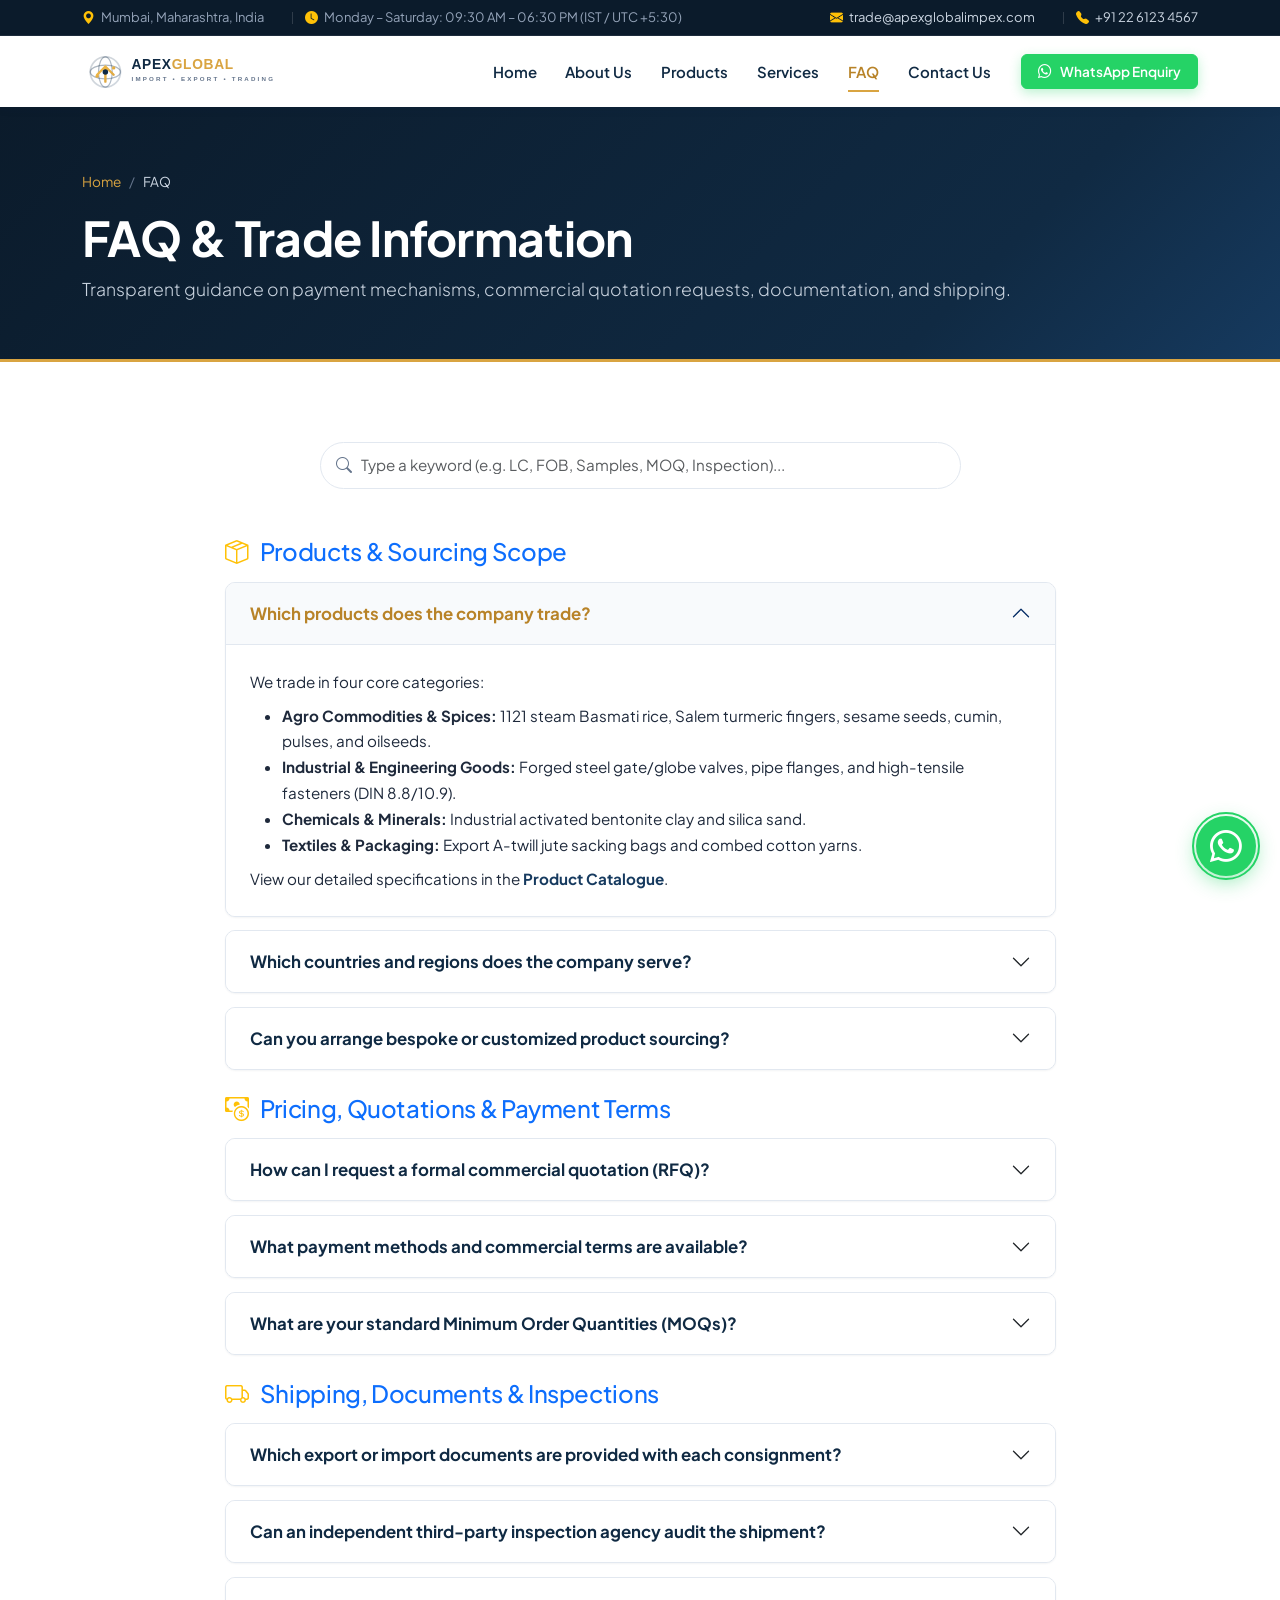
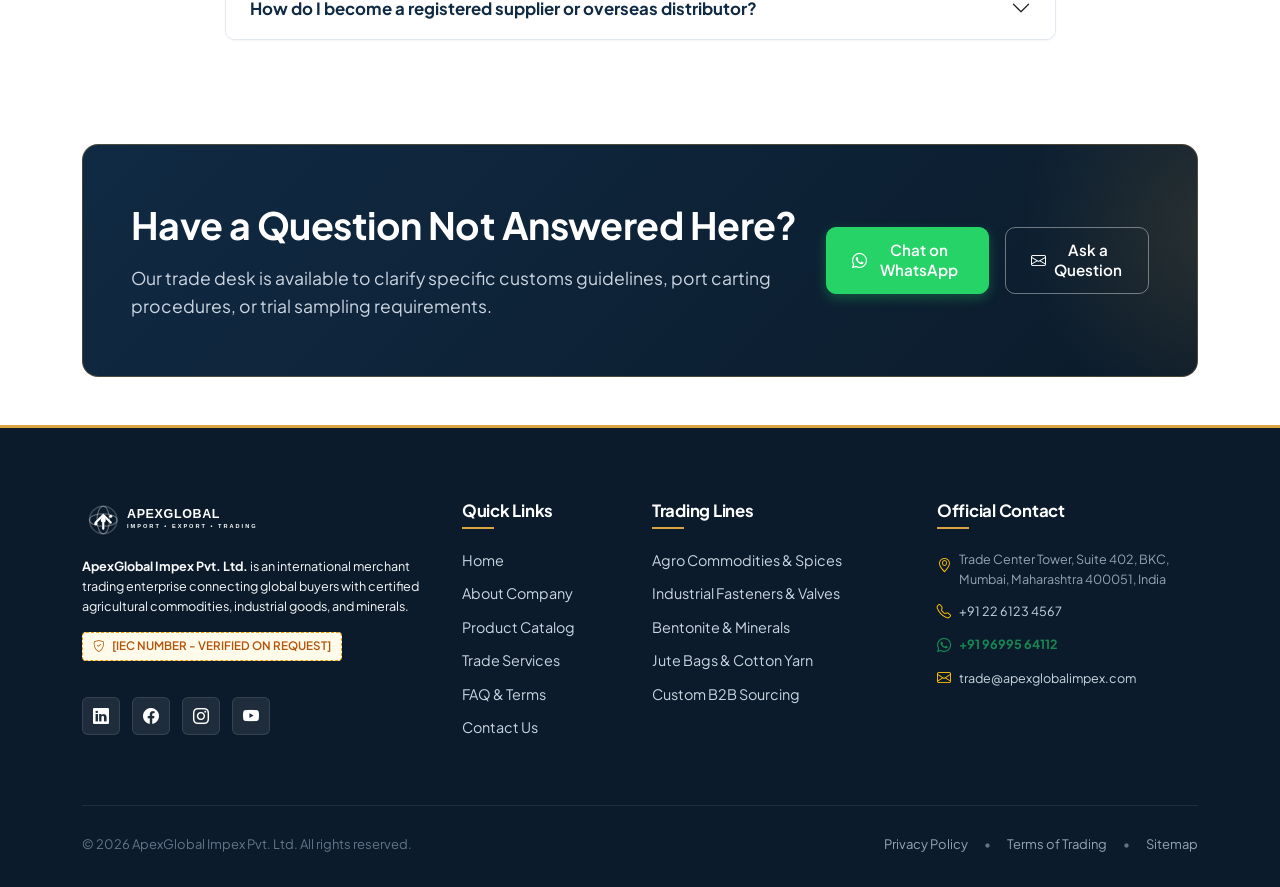
<file: faq.html>
<!DOCTYPE html>
<html lang="en">
<head>
  <meta charset="UTF-8">
  <meta name="viewport" content="width=device-width, initial-scale=1.0">
  <meta http-equiv="X-UA-Compatible" content="IE=edge">

  <title>FAQ &amp; Trade Information | ApexGlobal Impex</title>
  <meta name="description" content="Answers to common questions regarding international import-export trading, payment terms (LC, TT), Incoterms (FOB, CIF), minimum order quantities, and export documentation.">
  <meta name="keywords" content="Import Export FAQ, Payment Terms LC TT, Incoterms FOB CIF, Export Documentation India, Sourcing MOQ India">
  <meta name="robots" content="index, follow">
  <link rel="canonical" href="https://www.apexglobalimpex.com/faq.html">

  <meta property="og:type" content="website">
  <meta property="og:url" content="https://www.apexglobalimpex.com/faq.html">
  <meta property="og:title" content="Trade FAQ &amp; Commercial Terms | ApexGlobal Impex">
  <meta property="og:description" content="Detailed answers to international buyer questions regarding commercial terms, quality testing, and shipment coordination.">
  <meta property="og:image" content="https://www.apexglobalimpex.com/assets/images/hero-logistics.svg">

  <link rel="icon" type="image/svg+xml" href="assets/images/favicon.svg">
  <link rel="preconnect" href="https://fonts.googleapis.com">
  <link rel="preconnect" href="https://fonts.gstatic.com" crossorigin>
  <link href="https://fonts.googleapis.com/css2?family=Plus+Jakarta+Sans:wght@400;500;600;700;800&display=swap" rel="stylesheet">
  <link href="https://cdn.jsdelivr.net/npm/bootstrap@5.3.3/dist/css/bootstrap.min.css" rel="stylesheet">
  <link rel="stylesheet" href="https://cdn.jsdelivr.net/npm/bootstrap-icons@1.11.3/font/bootstrap-icons.min.css">
  <link rel="stylesheet" href="assets/css/style.css">

  <script type="application/ld+json">
  {
    "@context": "https://schema.org",
    "@type": "FAQPage",
    "mainEntity": [
      {
        "@type": "Question",
        "name": "Which products does ApexGlobal Impex trade?",
        "acceptedAnswer": {
          "@type": "Answer",
          "text": "We trade primary agricultural commodities (such as 1121 Basmati rice, Salem turmeric, and sesame seeds), industrial goods (valves, fasteners, pipe flanges), chemicals and minerals (bentonite clay, silica), and textiles/packaging (A-twill jute sacks, cotton yarn)."
        }
      },
      {
        "@type": "Question",
        "name": "What payment methods and terms are acceptable for international orders?",
        "acceptedAnswer": {
          "@type": "Answer",
          "text": "Standard acceptable payment terms are Irrevocable Letters of Credit (LC at Sight) issued by prime international banks, or Telegraphic Transfer (TT) with an agreed advance deposit and the remaining balance payable against copy Bill of Lading."
        }
      },
      {
        "@type": "Question",
        "name": "Which Incoterms do you offer?",
        "acceptedAnswer": {
          "@type": "Answer",
          "text": "We commonly coordinate shipments under FOB (Free on Board) Indian origin ports, or CIF (Cost, Insurance & Freight) and CFR (Cost & Freight) to the buyer's designated destination port."
        }
      }
    ]
  }
  </script>
</head>
<body>

  <!-- TOP BAR -->
  <div class="top-bar d-none d-md-block">
    <div class="container">
      <div class="d-flex justify-content-between align-items-center">
        <div class="d-flex align-items-center">
          <span class="me-3"><i class="bi bi-geo-alt-fill text-warning me-1"></i> <span data-config="company.originCity">Mumbai, Maharashtra, India</span></span>
          <span class="top-bar-divider"></span>
          <span><i class="bi bi-clock-fill text-warning me-1"></i> <span data-config="contact.workingHours">Mon–Sat: 09:30 AM – 06:30 PM (IST)</span></span>
        </div>
        <div class="d-flex align-items-center">
          <a href="mailto:trade@apexglobalimpex.com" data-config-href="email" class="me-3">
            <i class="bi bi-envelope-fill text-warning me-1"></i> <span data-config="contact.email">trade@apexglobalimpex.com</span>
          </a>
          <span class="top-bar-divider"></span>
          <a href="tel:+912261234567" data-config-href="phone">
            <i class="bi bi-telephone-fill text-warning me-1"></i> <span data-config="contact.phone">+91 22 6123 4567</span>
          </a>
        </div>
      </div>
    </div>
  </div>

  <!-- NAVBAR -->
  <header>
    <nav class="navbar navbar-expand-lg navbar-custom" aria-label="Main Navigation">
      <div class="container">
        <a class="navbar-brand" href="index.html">
          <img src="assets/images/logo.svg" alt="ApexGlobal Impex Logo" class="brand-logo-img" width="220" height="44">
        </a>
        <button class="navbar-toggler border-0" type="button" data-bs-toggle="collapse" data-bs-target="#primaryNavbar" aria-controls="primaryNavbar" aria-expanded="false" aria-label="Toggle navigation">
          <span class="navbar-toggler-icon"></span>
        </button>
        <div class="collapse navbar-collapse" id="primaryNavbar">
          <ul class="navbar-nav ms-auto align-items-lg-center">
            <li class="nav-item"><a class="nav-link" href="index.html">Home</a></li>
            <li class="nav-item"><a class="nav-link" href="about.html">About Us</a></li>
            <li class="nav-item"><a class="nav-link" href="products.html">Products</a></li>
            <li class="nav-item"><a class="nav-link" href="services.html">Services</a></li>
            <li class="nav-item"><a class="nav-link active" aria-current="page" href="faq.html">FAQ</a></li>
            <li class="nav-item"><a class="nav-link" href="contact.html">Contact Us</a></li>
            <li class="nav-item ms-lg-3 mt-3 mt-lg-0">
              <a href="https://api.whatsapp.com/send?phone=919699564112" data-config-href="whatsapp" target="_blank" rel="noopener noreferrer" class="btn btn-whatsapp btn-sm-custom">
                <i class="bi bi-whatsapp"></i> WhatsApp Enquiry
              </a>
            </li>
          </ul>
        </div>
      </div>
    </nav>
  </header>

  <!-- PAGE HERO -->
  <section class="page-hero">
    <div class="container">
      <ul class="breadcrumb-custom mb-3">
        <li><a href="index.html">Home</a></li>
        <li class="active">FAQ</li>
      </ul>
      <h1 class="display-5 fw-bold">FAQ &amp; Trade Information</h1>
      <p class="lead mb-0">Transparent guidance on payment mechanisms, commercial quotation requests, documentation, and shipping.</p>
    </div>
  </section>

  <!-- FAQ SECTION -->
  <section class="section-padding">
    <div class="container">
      
      <!-- Live FAQ Search Box -->
      <div class="row justify-content-center mb-5">
        <div class="col-lg-7">
          <div class="search-input-group mx-auto" style="max-width: 100%;">
            <i class="bi bi-search"></i>
            <input type="text" id="faqSearchInput" class="form-control form-control-lg" placeholder="Type a keyword (e.g. LC, FOB, Samples, MOQ, Inspection)..." aria-label="Search FAQs">
          </div>
        </div>
      </div>

      <div class="row justify-content-center">
        <div class="col-lg-9">

          <!-- Section 1: General & Products -->
          <div class="mb-4">
            <h3 class="h4 text-primary mb-3"><i class="bi bi-box-seam text-warning me-2"></i> Products &amp; Sourcing Scope</h3>
            <div class="accordion accordion-custom" id="faqAccordion1">

              <div class="accordion-item">
                <h4 class="accordion-header" id="faqH1">
                  <button class="accordion-button" type="button" data-bs-toggle="collapse" data-bs-target="#faqC1" aria-expanded="true" aria-controls="faqC1">
                    Which products does the company trade?
                  </button>
                </h4>
                <div id="faqC1" class="accordion-collapse collapse show" aria-labelledby="faqH1" data-bs-parent="#faqAccordion1">
                  <div class="accordion-body">
                    We trade in four core categories:
                    <ul class="mb-2 mt-2">
                      <li><strong>Agro Commodities &amp; Spices:</strong> 1121 steam Basmati rice, Salem turmeric fingers, sesame seeds, cumin, pulses, and oilseeds.</li>
                      <li><strong>Industrial &amp; Engineering Goods:</strong> Forged steel gate/globe valves, pipe flanges, and high-tensile fasteners (DIN 8.8/10.9).</li>
                      <li><strong>Chemicals &amp; Minerals:</strong> Industrial activated bentonite clay and silica sand.</li>
                      <li><strong>Textiles &amp; Packaging:</strong> Export A-twill jute sacking bags and combed cotton yarns.</li>
                    </ul>
                    View our detailed specifications in the <a href="products.html" class="fw-bold">Product Catalogue</a>.
                  </div>
                </div>
              </div>

              <div class="accordion-item">
                <h4 class="accordion-header" id="faqH2">
                  <button class="accordion-button collapsed" type="button" data-bs-toggle="collapse" data-bs-target="#faqC2" aria-expanded="false" aria-controls="faqC2">
                    Which countries and regions does the company serve?
                  </button>
                </h4>
                <div id="faqC2" class="accordion-collapse collapse" aria-labelledby="faqH2" data-bs-parent="#faqAccordion1">
                  <div class="accordion-body">
                    Our primary export destinations include the <strong>Middle East &amp; GCC</strong> (UAE, Saudi Arabia, Oman, Qatar, Kuwait), <strong>Southeast Asia</strong> (Vietnam, Malaysia, Singapore), and <strong>East &amp; West Africa</strong> (Kenya, Tanzania, Nigeria, South Africa). We also coordinate target corridors into Europe (UK, Netherlands) and North America depending on product line compliance.
                  </div>
                </div>
              </div>

              <div class="accordion-item">
                <h4 class="accordion-header" id="faqH3">
                  <button class="accordion-button collapsed" type="button" data-bs-toggle="collapse" data-bs-target="#faqC3" aria-expanded="false" aria-controls="faqC3">
                    Can you arrange bespoke or customized product sourcing?
                  </button>
                </h4>
                <div id="faqC3" class="accordion-collapse collapse" aria-labelledby="faqH3" data-bs-parent="#faqAccordion1">
                  <div class="accordion-body">
                    Yes. If you require a non-standard specification, custom mesh size, specific curcumin percentage, or custom retail packaging (e.g. private label BOPP bags), we evaluate feasibility with verified manufacturing mills. Submit your technical data sheet via our <a href="contact.html?type=custom" class="fw-bold">Contact Page</a>.
                  </div>
                </div>
              </div>

            </div>
          </div>

          <!-- Section 2: Pricing, Quotations & Payment Terms -->
          <div class="mb-4">
            <h3 class="h4 text-primary mb-3"><i class="bi bi-cash-coin text-warning me-2"></i> Pricing, Quotations &amp; Payment Terms</h3>
            <div class="accordion accordion-custom" id="faqAccordion2">

              <div class="accordion-item">
                <h4 class="accordion-header" id="faqH4">
                  <button class="accordion-button collapsed" type="button" data-bs-toggle="collapse" data-bs-target="#faqC4" aria-expanded="false" aria-controls="faqC4">
                    How can I request a formal commercial quotation (RFQ)?
                  </button>
                </h4>
                <div id="faqC4" class="accordion-collapse collapse" aria-labelledby="faqH4" data-bs-parent="#faqAccordion2">
                  <div class="accordion-body">
                    You can submit an RFQ through our <a href="contact.html" class="fw-bold">Online Enquiry Form</a> or directly via our <a href="https://api.whatsapp.com/send?phone=919699564112" data-config-href="whatsapp" target="_blank" rel="noopener noreferrer" class="fw-bold">WhatsApp Trade Desk</a>. To receive an accurate proforma quotation, please include:
                    <ol class="mb-0 mt-2">
                      <li>Exact product name and desired grade/specifications.</li>
                      <li>Target order volume (e.g. number of 20ft/40ft containers or metric tons).</li>
                      <li>Preferred Incoterm (FOB Indian port or CIF destination port).</li>
                      <li>Destination seaport name and country.</li>
                    </ol>
                  </div>
                </div>
              </div>

              <div class="accordion-item">
                <h4 class="accordion-header" id="faqH5">
                  <button class="accordion-button collapsed" type="button" data-bs-toggle="collapse" data-bs-target="#faqC5" aria-expanded="false" aria-controls="faqC5">
                    What payment methods and commercial terms are available?
                  </button>
                </h4>
                <div id="faqC5" class="accordion-collapse collapse" aria-labelledby="faqH5" data-bs-parent="#faqAccordion2">
                  <div class="accordion-body">
                    We safeguard bilateral trade through standard international banking channels:
                    <ul class="mb-0 mt-2">
                      <li><strong>Irrevocable Letter of Credit (LC at Sight):</strong> 100% payable against clean shipping documents, issued by an internationally recognized prime bank.</li>
                      <li><strong>Telegraphic Transfer (TT):</strong> Typically 30% advance deposit upon contract signing, with the 70% balance payable against scanned copy of the Original Bill of Lading.</li>
                    </ul>
                    <em>Note: We do not offer unsecured open account credit to first-time buyers.</em>
                  </div>
                </div>
              </div>

              <div class="accordion-item">
                <h4 class="accordion-header" id="faqH6">
                  <button class="accordion-button collapsed" type="button" data-bs-toggle="collapse" data-bs-target="#faqC6" aria-expanded="false" aria-controls="faqC6">
                    What are your standard Minimum Order Quantities (MOQs)?
                  </button>
                </h4>
                <div id="faqC6" class="accordion-collapse collapse" aria-labelledby="faqH6" data-bs-parent="#faqAccordion2">
                  <div class="accordion-body">
                    For agricultural commodities, minerals, and bulk packaging, our standard MOQ is <strong>one 20-foot Full Container Load (FCL)</strong> (approximately 18 to 25 Metric Tons depending on product density). For precision valves, pipe flanges, and fasteners, trial orders of assorted palletized consignments (3 to 5 Metric Tons or 50–100 units) can be accommodated.
                  </div>
                </div>
              </div>

            </div>
          </div>

          <!-- Section 3: Shipping, Documents & Quality Control -->
          <div class="mb-4">
            <h3 class="h4 text-primary mb-3"><i class="bi bi-truck text-warning me-2"></i> Shipping, Documents &amp; Inspections</h3>
            <div class="accordion accordion-custom" id="faqAccordion3">

              <div class="accordion-item">
                <h4 class="accordion-header" id="faqH7">
                  <button class="accordion-button collapsed" type="button" data-bs-toggle="collapse" data-bs-target="#faqC7" aria-expanded="false" aria-controls="faqC7">
                    Which export or import documents are provided with each consignment?
                  </button>
                </h4>
                <div id="faqC7" class="accordion-collapse collapse" aria-labelledby="faqH7" data-bs-parent="#faqAccordion3">
                  <div class="accordion-body">
                    A complete documentation set is issued and couriered to the buyer or presenting bank:
                    <ul class="mb-0 mt-2">
                      <li>Signed Commercial Invoice and Packing List.</li>
                      <li>Full set (3/3) of Original "Clean On Board" Ocean Bills of Lading.</li>
                      <li>Certificate of Origin issued by the Chamber of Commerce.</li>
                      <li>Phytosanitary Certificate &amp; Fumigation Certificate (for agro commodities &amp; wooden crates).</li>
                      <li>Mill Test Certificate (MTC) &amp; Third-Party Inspection Certificate (SGS/Intertek/TUV) when requested.</li>
                    </ul>
                  </div>
                </div>
              </div>

              <div class="accordion-item">
                <h4 class="accordion-header" id="faqH8">
                  <button class="accordion-button collapsed" type="button" data-bs-toggle="collapse" data-bs-target="#faqC8" aria-expanded="false" aria-controls="faqC8">
                    Can an independent third-party inspection agency audit the shipment?
                  </button>
                </h4>
                <div id="faqC8" class="accordion-collapse collapse" aria-labelledby="faqH8" data-bs-parent="#faqAccordion3">
                  <div class="accordion-body">
                    Yes. We actively encourage and coordinate pre-shipment inspections by internationally accredited inspection bodies such as <strong>SGS, Intertek, Bureau Veritas, or TUV</strong>. The inspector draws samples directly during container loading to certify quantity, quality, and packaging integrity.
                  </div>
                </div>
              </div>

              <div class="accordion-item">
                <h4 class="accordion-header" id="faqH9">
                  <button class="accordion-button collapsed" type="button" data-bs-toggle="collapse" data-bs-target="#faqC9" aria-expanded="false" aria-controls="faqC9">
                    How do I become a registered supplier or overseas distributor?
                  </button>
                </h4>
                <div id="faqC9" class="accordion-collapse collapse" aria-labelledby="faqH9" data-bs-parent="#faqAccordion3">
                  <div class="accordion-body">
                    We welcome partnerships with verified Indian manufacturers and established overseas distributors. Please select <strong>"Supplier Partnership"</strong> or <strong>"Distribution Partnership"</strong> on our <a href="contact.html" class="fw-bold">Contact Form</a> and provide your company profile, factory location, monthly production capacity, and export certifications.
                  </div>
                </div>
              </div>

            </div>
          </div>

          <!-- No Results Indicator for FAQ Search -->
          <div id="noFaqResults" class="text-center py-4" style="display: none;">
            <i class="bi bi-question-circle text-muted fs-2 mb-2 d-block"></i>
            <h5>No matching answers found</h5>
            <p class="text-muted small">Try searching another term or contact our trading desk directly on WhatsApp.</p>
          </div>

        </div>
      </div>

    </div>
  </section>

  <!-- STILL HAVE QUESTIONS BANNER -->
  <section class="container mb-5">
    <div class="cta-banner">
      <div class="row align-items-center g-4 position-relative" style="z-index: 2;">
        <div class="col-lg-8">
          <h2 class="mb-3">Have a Question Not Answered Here?</h2>
          <p class="mb-0">
            Our trade desk is available to clarify specific customs guidelines, port carting procedures, or trial sampling requirements.
          </p>
        </div>
        <div class="col-lg-4 text-lg-end">
          <div class="d-flex flex-column flex-sm-row justify-content-lg-end gap-3">
            <a href="https://api.whatsapp.com/send?phone=919699564112" data-config-href="whatsapp" target="_blank" rel="noopener noreferrer" class="btn btn-whatsapp btn-lg">
              <i class="bi bi-whatsapp"></i> Chat on WhatsApp
            </a>
            <a href="contact.html" class="btn btn-outline-light-custom btn-lg">
              <i class="bi bi-envelope"></i> Ask a Question
            </a>
          </div>
        </div>
      </div>
    </div>
  </section>

  <!-- FOOTER -->
  <footer class="site-footer">
    <div class="container">
      <div class="row g-4">
        <div class="col-lg-4">
          <a href="index.html" class="d-inline-block mb-3">
            <img src="assets/images/logo.svg" alt="ApexGlobal Impex Logo" width="200" height="40" style="filter: brightness(0) invert(1);">
          </a>
          <p class="text-light small mb-3">
            <strong data-config="company.name">ApexGlobal Impex Pvt. Ltd.</strong> is an international merchant trading enterprise connecting global buyers with certified agricultural commodities, industrial goods, and minerals.
          </p>
          <div class="editable-notice-pill mb-3">
            <i class="bi bi-shield-check"></i> <span data-config="company.iecNumber">IEC &amp; GST Details Verified On Request</span>
          </div>
          <div class="footer-social-links">
            <a href="https://www.linkedin.com" data-config-href="linkedin" class="social-icon-btn" aria-label="Follow on LinkedIn" target="_blank" rel="noopener noreferrer"><i class="bi bi-linkedin"></i></a>
            <a href="https://www.facebook.com" data-config-href="facebook" class="social-icon-btn" aria-label="Follow on Facebook" target="_blank" rel="noopener noreferrer"><i class="bi bi-facebook"></i></a>
            <a href="https://www.instagram.com" data-config-href="instagram" class="social-icon-btn" aria-label="Follow on Instagram" target="_blank" rel="noopener noreferrer"><i class="bi bi-instagram"></i></a>
            <a href="https://www.youtube.com" data-config-href="youtube" class="social-icon-btn" aria-label="Subscribe on YouTube" target="_blank" rel="noopener noreferrer"><i class="bi bi-youtube"></i></a>
          </div>
        </div>
        <div class="col-6 col-lg-2">
          <h5>Quick Links</h5>
          <ul class="footer-links">
            <li><a href="index.html">Home</a></li>
            <li><a href="about.html">About Company</a></li>
            <li><a href="products.html">Product Catalog</a></li>
            <li><a href="services.html">Trade Services</a></li>
            <li><a href="faq.html">FAQ &amp; Terms</a></li>
            <li><a href="contact.html">Contact Us</a></li>
          </ul>
        </div>
        <div class="col-6 col-lg-3">
          <h5>Trading Lines</h5>
          <ul class="footer-links">
            <li><a href="products.html?category=agro">Agro Commodities &amp; Spices</a></li>
            <li><a href="products.html?category=industrial">Industrial Fasteners &amp; Valves</a></li>
            <li><a href="products.html?category=minerals">Bentonite &amp; Minerals</a></li>
            <li><a href="products.html?category=textiles">Jute Bags &amp; Cotton Yarn</a></li>
            <li><a href="services.html#sourcing">Custom B2B Sourcing</a></li>
          </ul>
        </div>
        <div class="col-lg-3">
          <h5>Official Contact</h5>
          <ul class="footer-links">
            <li class="d-flex align-items-start gap-2">
              <i class="bi bi-geo-alt text-warning mt-1"></i>
              <span class="small" data-config="company.address.full">Trade Center Tower, Suite 402, BKC, Mumbai, Maharashtra 400051, India</span>
            </li>
            <li class="d-flex align-items-center gap-2">
              <i class="bi bi-telephone text-warning"></i>
              <a href="tel:+912261234567" data-config-href="phone" class="small" data-config="contact.phone">+91 22 6123 4567</a>
            </li>
            <li class="d-flex align-items-center gap-2">
              <i class="bi bi-whatsapp text-success"></i>
              <a href="https://api.whatsapp.com/send?phone=919699564112" data-config-href="whatsapp" target="_blank" rel="noopener noreferrer" class="small text-success fw-bold" data-config="contact.whatsappDisplay">+91 96995 64112</a>
            </li>
            <li class="d-flex align-items-center gap-2">
              <i class="bi bi-envelope text-warning"></i>
              <a href="mailto:trade@apexglobalimpex.com" data-config-href="email" class="small" data-config="contact.email">trade@apexglobalimpex.com</a>
            </li>
          </ul>
        </div>
      </div>
      <div class="footer-bottom d-flex flex-column flex-md-row justify-content-between align-items-center gap-2">
        <div>&copy; <span class="current-year">2026</span> <span data-config="company.name">ApexGlobal Impex Pvt. Ltd.</span> All rights reserved.</div>
        <div class="d-flex gap-3">
          <a href="privacy-policy.html">Privacy Policy</a>
          <span>&bull;</span>
          <a href="terms.html">Terms of Trading</a>
          <span>&bull;</span>
          <a href="sitemap.xml">Sitemap</a>
        </div>
      </div>
    </div>
  </footer>

  <!-- FLOATING WHATSAPP & BACK TO TOP -->
  <a href="https://api.whatsapp.com/send?phone=919699564112" data-config-href="whatsapp" target="_blank" rel="noopener noreferrer" class="floating-whatsapp-btn" aria-label="Chat with Trading Desk on WhatsApp">
    <div class="floating-whatsapp-pulse"></div>
    <i class="bi bi-whatsapp"></i>
    <span class="floating-whatsapp-tooltip">Chat with our Trade Desk</span>
  </a>
  <button type="button" class="back-to-top" id="backToTopBtn" aria-label="Back to Top"><i class="bi bi-chevron-up"></i></button>

  <script src="https://cdn.jsdelivr.net/npm/bootstrap@5.3.3/dist/js/bootstrap.bundle.min.js"></script>
  <script src="assets/js/config.js"></script>
  <script src="assets/js/main.js"></script>
</body>
</html>
</file>
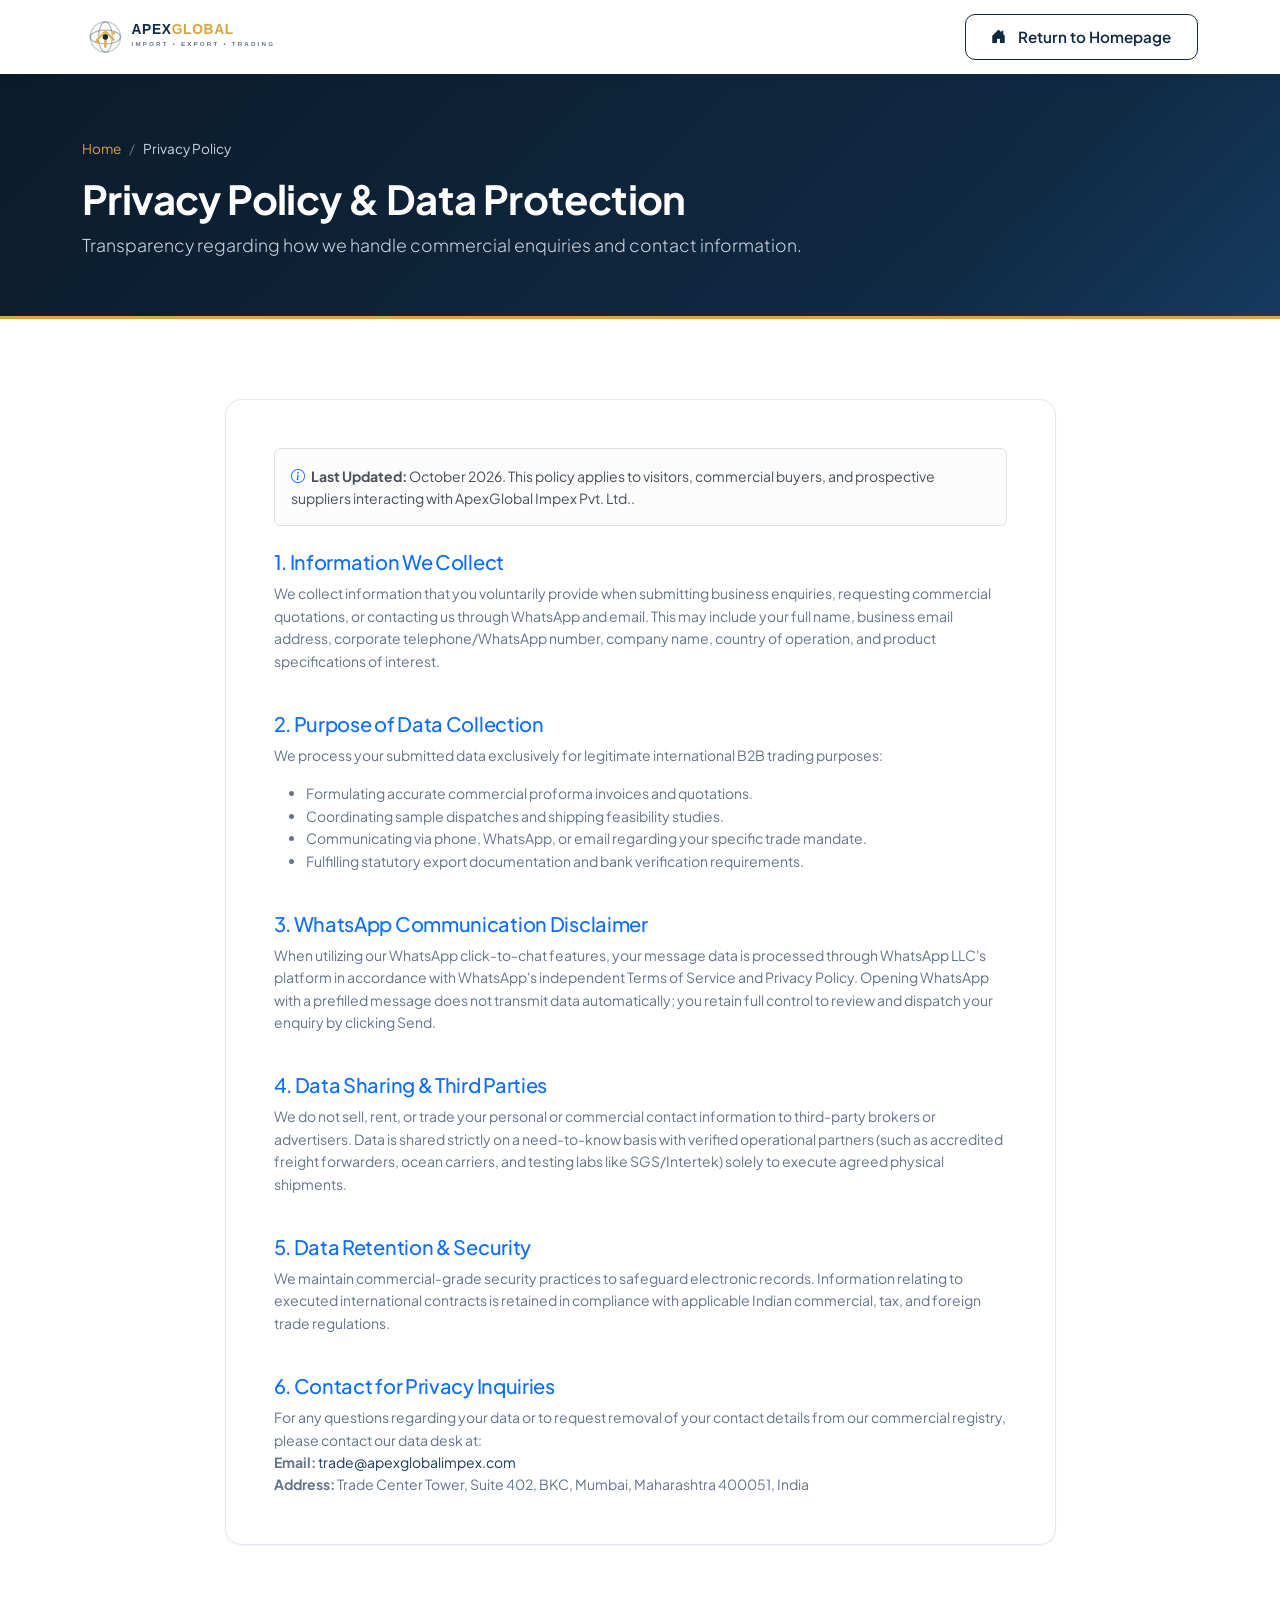
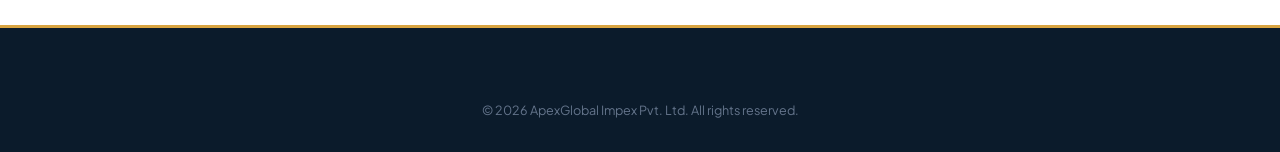
<file: privacy-policy.html>
<!DOCTYPE html>
<html lang="en">
<head>
  <meta charset="UTF-8">
  <meta name="viewport" content="width=device-width, initial-scale=1.0">
  <meta http-equiv="X-UA-Compatible" content="IE=edge">

  <title>Privacy Policy | ApexGlobal Impex</title>
  <meta name="description" content="Privacy policy and data protection disclosures for ApexGlobal Impex international merchant trading website.">
  <meta name="robots" content="index, follow">
  <link rel="canonical" href="https://www.apexglobalimpex.com/privacy-policy.html">

  <link rel="icon" type="image/svg+xml" href="assets/images/favicon.svg">
  <link rel="preconnect" href="https://fonts.googleapis.com">
  <link rel="preconnect" href="https://fonts.gstatic.com" crossorigin>
  <link href="https://fonts.googleapis.com/css2?family=Plus+Jakarta+Sans:wght@400;500;600;700;800&display=swap" rel="stylesheet">
  <link href="https://cdn.jsdelivr.net/npm/bootstrap@5.3.3/dist/css/bootstrap.min.css" rel="stylesheet">
  <link rel="stylesheet" href="https://cdn.jsdelivr.net/npm/bootstrap-icons@1.11.3/font/bootstrap-icons.min.css">
  <link rel="stylesheet" href="assets/css/style.css">
</head>
<body>

  <!-- NAVBAR -->
  <header>
    <nav class="navbar navbar-expand-lg navbar-custom">
      <div class="container">
        <a class="navbar-brand" href="index.html">
          <img src="assets/images/logo.svg" alt="ApexGlobal Impex Logo" class="brand-logo-img" width="220" height="44">
        </a>
        <div class="ms-auto">
          <a href="index.html" class="btn btn-outline-navy btn-sm">
            <i class="bi bi-house-door-fill me-1"></i> Return to Homepage
          </a>
        </div>
      </div>
    </nav>
  </header>

  <!-- PAGE HERO -->
  <section class="page-hero">
    <div class="container">
      <ul class="breadcrumb-custom mb-3">
        <li><a href="index.html">Home</a></li>
        <li class="active">Privacy Policy</li>
      </ul>
      <h1 class="display-6 fw-bold">Privacy Policy &amp; Data Protection</h1>
      <p class="lead mb-0">Transparency regarding how we handle commercial enquiries and contact information.</p>
    </div>
  </section>

  <!-- CONTENT -->
  <main class="section-padding">
    <div class="container">
      <div class="row justify-content-center">
        <div class="col-lg-9">
          <div class="card-b2b p-4 p-md-5">

            <div class="alert alert-light border small mb-4">
              <i class="bi bi-info-circle text-primary me-1"></i>
              <strong>Last Updated:</strong> October 2026. This policy applies to visitors, commercial buyers, and prospective suppliers interacting with <span data-config="company.name">ApexGlobal Impex</span>.
            </div>

            <h3 class="h5 text-primary">1. Information We Collect</h3>
            <p class="text-muted small">
              We collect information that you voluntarily provide when submitting business enquiries, requesting commercial quotations, or contacting us through WhatsApp and email. This may include your full name, business email address, corporate telephone/WhatsApp number, company name, country of operation, and product specifications of interest.
            </p>

            <h3 class="h5 text-primary mt-4">2. Purpose of Data Collection</h3>
            <p class="text-muted small">
              We process your submitted data exclusively for legitimate international B2B trading purposes:
            </p>
            <ul class="text-muted small">
              <li>Formulating accurate commercial proforma invoices and quotations.</li>
              <li>Coordinating sample dispatches and shipping feasibility studies.</li>
              <li>Communicating via phone, WhatsApp, or email regarding your specific trade mandate.</li>
              <li>Fulfilling statutory export documentation and bank verification requirements.</li>
            </ul>

            <h3 class="h5 text-primary mt-4">3. WhatsApp Communication Disclaimer</h3>
            <p class="text-muted small">
              When utilizing our WhatsApp click-to-chat features, your message data is processed through WhatsApp LLC's platform in accordance with WhatsApp's independent Terms of Service and Privacy Policy. Opening WhatsApp with a prefilled message does not transmit data automatically; you retain full control to review and dispatch your enquiry by clicking Send.
            </p>

            <h3 class="h5 text-primary mt-4">4. Data Sharing &amp; Third Parties</h3>
            <p class="text-muted small">
              We do not sell, rent, or trade your personal or commercial contact information to third-party brokers or advertisers. Data is shared strictly on a need-to-know basis with verified operational partners (such as accredited freight forwarders, ocean carriers, and testing labs like SGS/Intertek) solely to execute agreed physical shipments.
            </p>

            <h3 class="h5 text-primary mt-4">5. Data Retention &amp; Security</h3>
            <p class="text-muted small">
              We maintain commercial-grade security practices to safeguard electronic records. Information relating to executed international contracts is retained in compliance with applicable Indian commercial, tax, and foreign trade regulations.
            </p>

            <h3 class="h5 text-primary mt-4">6. Contact for Privacy Inquiries</h3>
            <p class="text-muted small mb-0">
              For any questions regarding your data or to request removal of your contact details from our commercial registry, please contact our data desk at:
              <br>
              <strong>Email:</strong> <a href="mailto:trade@apexglobalimpex.com" data-config-href="email" data-config="contact.email">trade@apexglobalimpex.com</a>
              <br>
              <strong>Address:</strong> <span data-config="company.address.full">Trade Center Tower, Suite 402, BKC, Mumbai, Maharashtra 400051, India</span>
            </p>

          </div>
        </div>
      </div>
    </div>
  </main>

  <!-- FOOTER -->
  <footer class="site-footer">
    <div class="container text-center text-muted small">
      &copy; <span class="current-year">2026</span> <span data-config="company.name">ApexGlobal Impex Pvt. Ltd.</span> All rights reserved.
    </div>
  </footer>

  <script src="assets/js/config.js"></script>
  <script src="assets/js/main.js"></script>
</body>
</html>
</file>
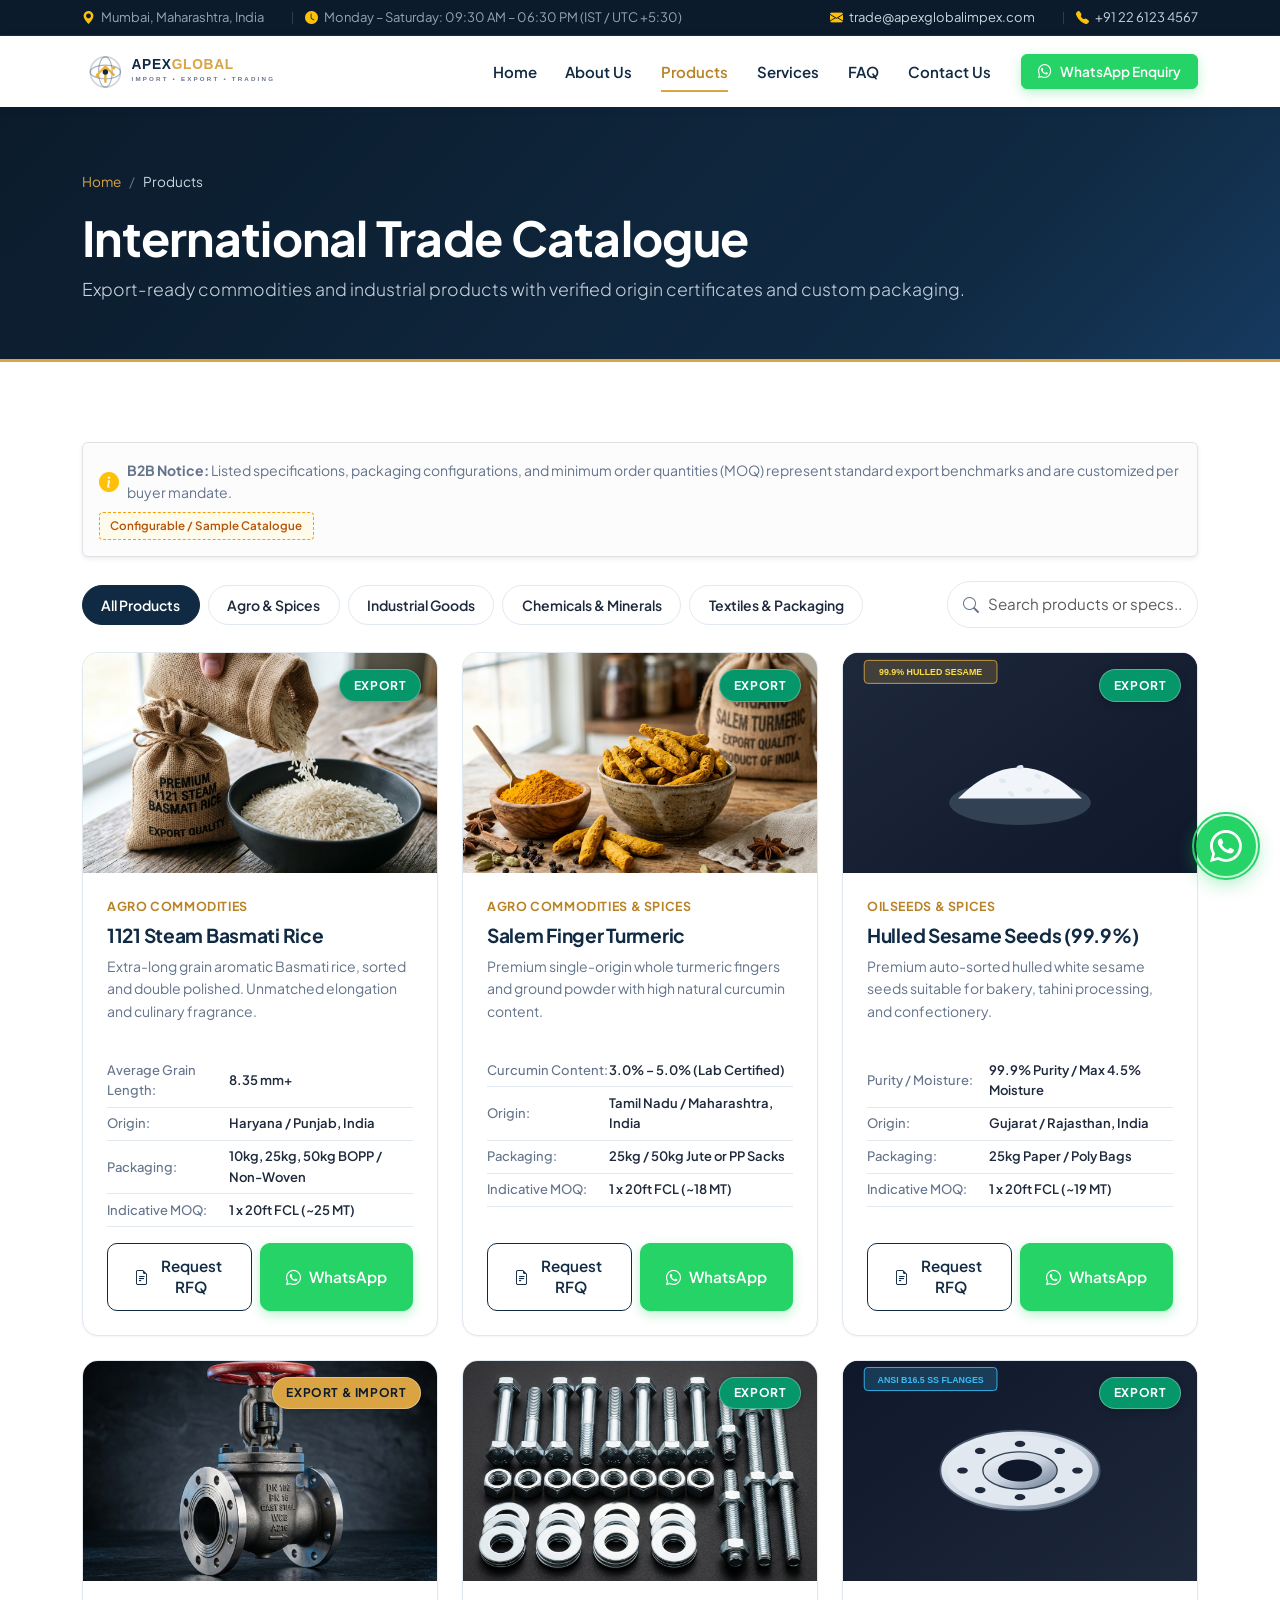
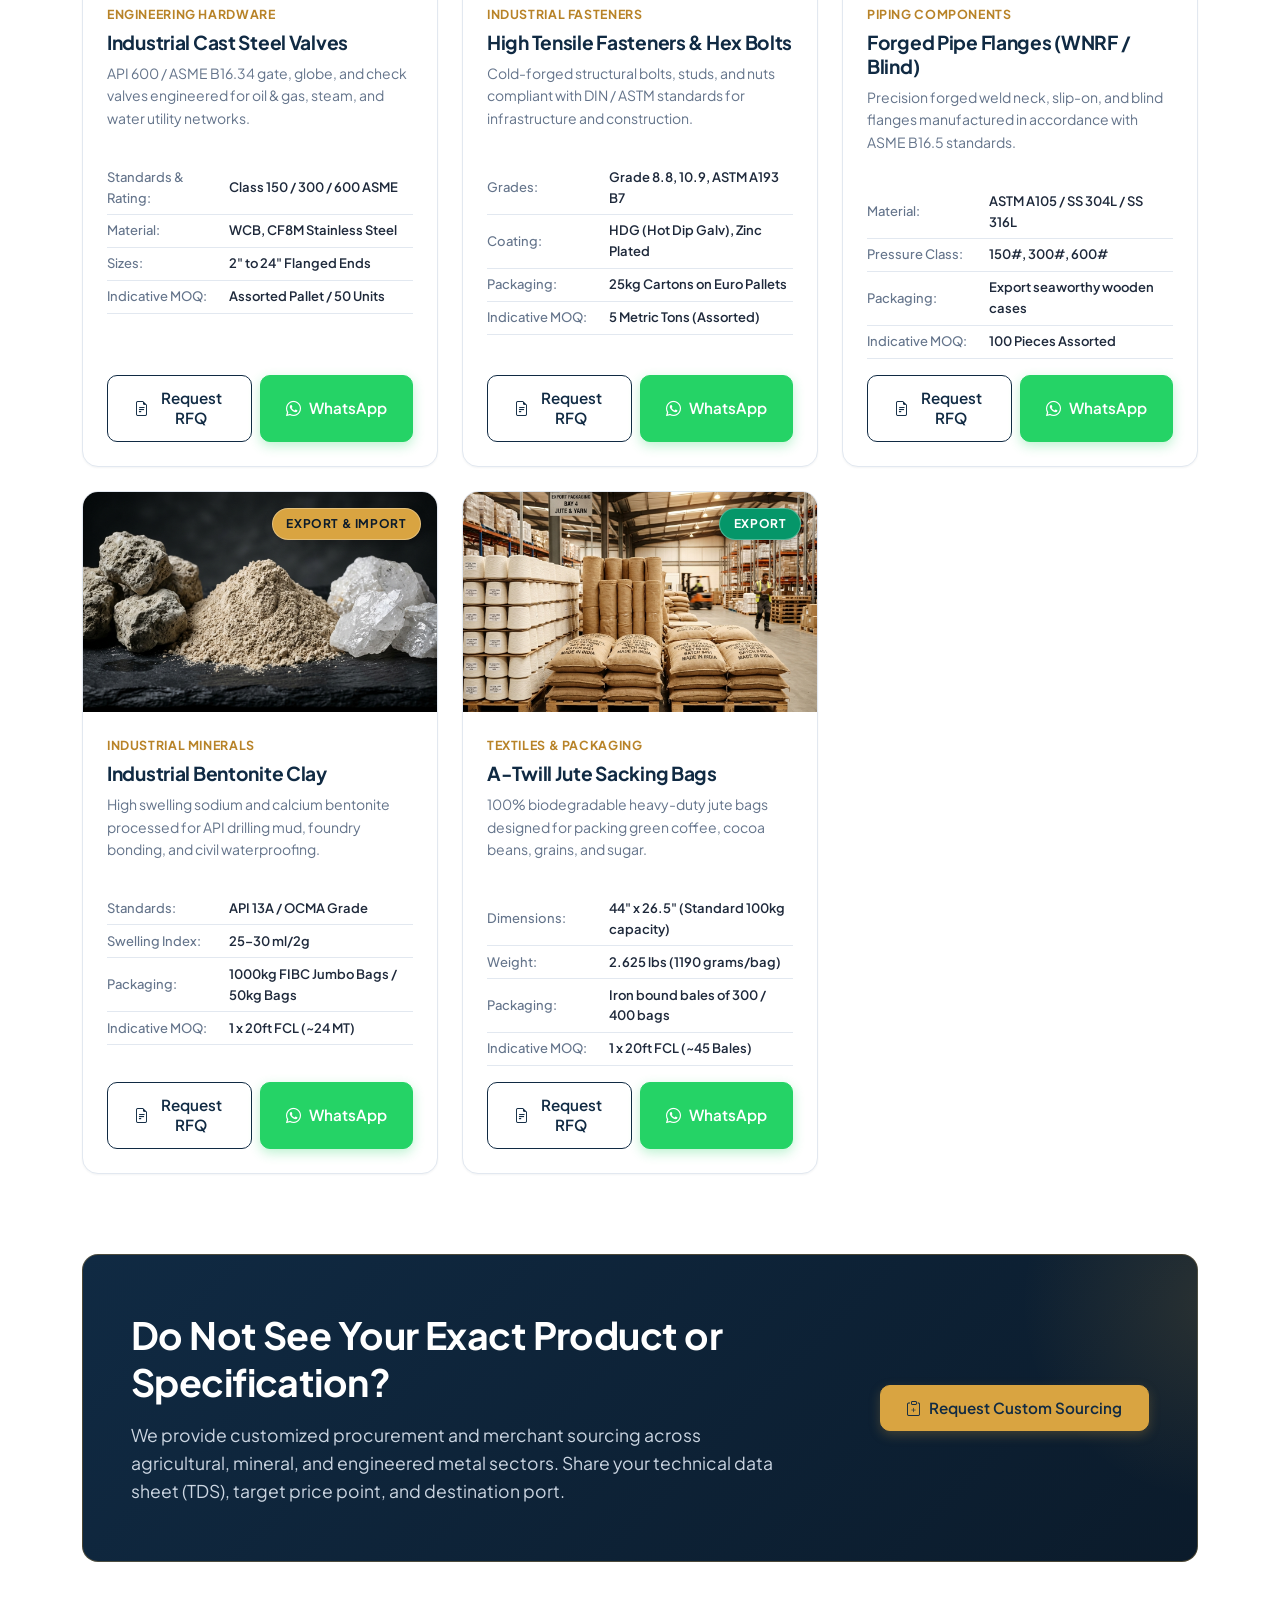
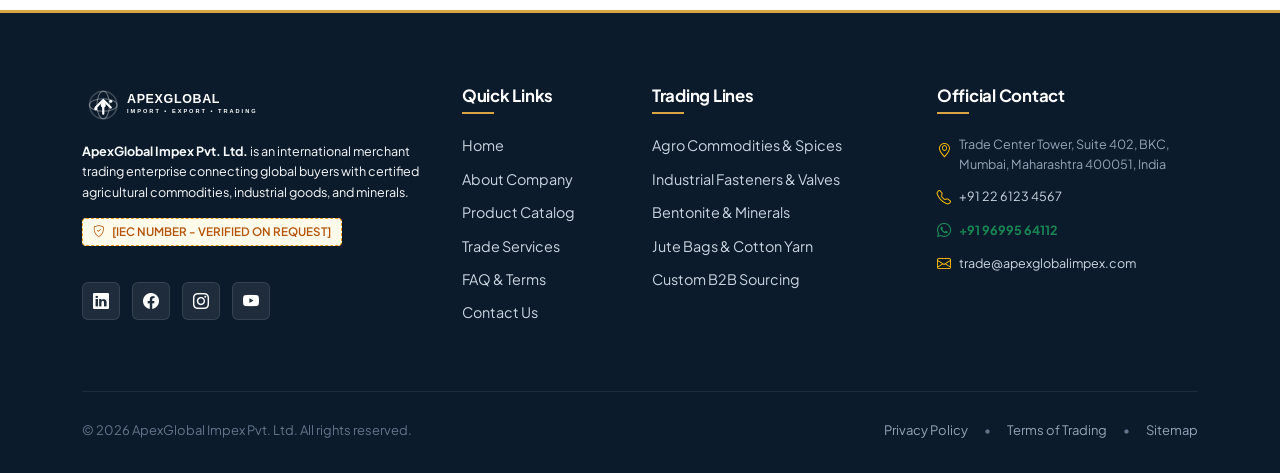
<file: products.html>
<!DOCTYPE html>
<html lang="en">
<head>
  <meta charset="UTF-8">
  <meta name="viewport" content="width=device-width, initial-scale=1.0">
  <meta http-equiv="X-UA-Compatible" content="IE=edge">

  <title>Product Catalogue | ApexGlobal Impex - International B2B Trading</title>
  <meta name="description" content="Browse our international trade catalogue of export-grade agro commodities, Basmati rice, spices, industrial valves, fasteners, bentonite minerals, and packaging.">
  <meta name="keywords" content="Basmati Rice Exporter, Indian Spices Wholesale, Industrial Valves Sourcing, Bentonite Minerals Export, Fasteners Manufacturer India">
  <meta name="robots" content="index, follow">
  <link rel="canonical" href="https://www.apexglobalimpex.com/products.html">

  <!-- Open Graph -->
  <meta property="og:type" content="website">
  <meta property="og:url" content="https://www.apexglobalimpex.com/products.html">
  <meta property="og:title" content="B2B Product Catalogue | ApexGlobal Impex">
  <meta property="og:description" content="Request quotations for agro commodities, industrial hardware, minerals, and textiles with full export documentation support.">
  <meta property="og:image" content="https://www.apexglobalimpex.com/assets/images/cat-agro.svg">

  <link rel="icon" type="image/svg+xml" href="assets/images/favicon.svg">
  <link rel="preconnect" href="https://fonts.googleapis.com">
  <link rel="preconnect" href="https://fonts.gstatic.com" crossorigin>
  <link href="https://fonts.googleapis.com/css2?family=Plus+Jakarta+Sans:wght@400;500;600;700;800&display=swap" rel="stylesheet">
  <link href="https://cdn.jsdelivr.net/npm/bootstrap@5.3.3/dist/css/bootstrap.min.css" rel="stylesheet">
  <link rel="stylesheet" href="https://cdn.jsdelivr.net/npm/bootstrap-icons@1.11.3/font/bootstrap-icons.min.css">
  <link rel="stylesheet" href="assets/css/style.css">

  <script type="application/ld+json">
  {
    "@context": "https://schema.org",
    "@graph": [
      {
        "@type": "CollectionPage",
        "@id": "https://www.apexglobalimpex.com/products.html#webpage",
        "url": "https://www.apexglobalimpex.com/products.html",
        "name": "B2B International Trading Products",
        "isPartOf": {
          "@id": "https://www.apexglobalimpex.com/#website"
        }
      },
      {
        "@type": "BreadcrumbList",
        "itemListElement": [
          {
            "@type": "ListItem",
            "position": 1,
            "name": "Home",
            "item": "https://www.apexglobalimpex.com/"
          },
          {
            "@type": "ListItem",
            "position": 2,
            "name": "Products",
            "item": "https://www.apexglobalimpex.com/products.html"
          }
        ]
      }
    ]
  }
  </script>
</head>
<body>

  <!-- TOP BAR -->
  <div class="top-bar d-none d-md-block">
    <div class="container">
      <div class="d-flex justify-content-between align-items-center">
        <div class="d-flex align-items-center">
          <span class="me-3"><i class="bi bi-geo-alt-fill text-warning me-1"></i> <span data-config="company.originCity">Mumbai, Maharashtra, India</span></span>
          <span class="top-bar-divider"></span>
          <span><i class="bi bi-clock-fill text-warning me-1"></i> <span data-config="contact.workingHours">Mon–Sat: 09:30 AM – 06:30 PM (IST)</span></span>
        </div>
        <div class="d-flex align-items-center">
          <a href="mailto:trade@apexglobalimpex.com" data-config-href="email" class="me-3">
            <i class="bi bi-envelope-fill text-warning me-1"></i> <span data-config="contact.email">trade@apexglobalimpex.com</span>
          </a>
          <span class="top-bar-divider"></span>
          <a href="tel:+912261234567" data-config-href="phone">
            <i class="bi bi-telephone-fill text-warning me-1"></i> <span data-config="contact.phone">+91 22 6123 4567</span>
          </a>
        </div>
      </div>
    </div>
  </div>

  <!-- NAVBAR -->
  <header>
    <nav class="navbar navbar-expand-lg navbar-custom" aria-label="Main Navigation">
      <div class="container">
        <a class="navbar-brand" href="index.html">
          <img src="assets/images/logo.svg" alt="ApexGlobal Impex Logo" class="brand-logo-img" width="220" height="44">
        </a>
        <button class="navbar-toggler border-0" type="button" data-bs-toggle="collapse" data-bs-target="#primaryNavbar" aria-controls="primaryNavbar" aria-expanded="false" aria-label="Toggle navigation">
          <span class="navbar-toggler-icon"></span>
        </button>
        <div class="collapse navbar-collapse" id="primaryNavbar">
          <ul class="navbar-nav ms-auto align-items-lg-center">
            <li class="nav-item"><a class="nav-link" href="index.html">Home</a></li>
            <li class="nav-item"><a class="nav-link" href="about.html">About Us</a></li>
            <li class="nav-item"><a class="nav-link active" aria-current="page" href="products.html">Products</a></li>
            <li class="nav-item"><a class="nav-link" href="services.html">Services</a></li>
            <li class="nav-item"><a class="nav-link" href="faq.html">FAQ</a></li>
            <li class="nav-item"><a class="nav-link" href="contact.html">Contact Us</a></li>
            <li class="nav-item ms-lg-3 mt-3 mt-lg-0">
              <a href="https://api.whatsapp.com/send?phone=919699564112" data-config-href="whatsapp" target="_blank" rel="noopener noreferrer" class="btn btn-whatsapp btn-sm-custom">
                <i class="bi bi-whatsapp"></i> WhatsApp Enquiry
              </a>
            </li>
          </ul>
        </div>
      </div>
    </nav>
  </header>

  <!-- PAGE HERO -->
  <section class="page-hero">
    <div class="container">
      <ul class="breadcrumb-custom mb-3">
        <li><a href="index.html">Home</a></li>
        <li class="active">Products</li>
      </ul>
      <h1 class="display-5 fw-bold">International Trade Catalogue</h1>
      <p class="lead mb-0">Export-ready commodities and industrial products with verified origin certificates and custom packaging.</p>
    </div>
  </section>

  <!-- PRODUCTS CATALOGUE SECTION -->
  <section class="section-padding">
    <div class="container">
      
      <!-- Notice on specifications & MOQ -->
      <div class="alert alert-light border shadow-sm mb-4 d-flex align-items-center justify-content-between flex-wrap gap-2">
        <div class="d-flex align-items-center gap-2">
          <i class="bi bi-info-circle-fill text-warning fs-5"></i>
          <span class="small text-muted">
            <strong>B2B Notice:</strong> Listed specifications, packaging configurations, and minimum order quantities (MOQ) represent standard export benchmarks and are customized per buyer mandate.
          </span>
        </div>
        <span class="editable-notice-pill">Configurable / Sample Catalogue</span>
      </div>

      <!-- Search & Category Filters -->
      <div class="d-flex flex-column flex-md-row justify-content-between align-items-md-center gap-3 mb-4">
        <!-- Category Filter Tabs -->
        <div class="filter-tabs-wrapper mb-0" role="tablist">
          <button type="button" class="filter-tab-btn active" data-filter="all">All Products</button>
          <button type="button" class="filter-tab-btn" data-filter="agro">Agro &amp; Spices</button>
          <button type="button" class="filter-tab-btn" data-filter="industrial">Industrial Goods</button>
          <button type="button" class="filter-tab-btn" data-filter="minerals">Chemicals &amp; Minerals</button>
          <button type="button" class="filter-tab-btn" data-filter="textiles">Textiles &amp; Packaging</button>
        </div>

        <!-- Live Search Box -->
        <div class="search-input-group">
          <i class="bi bi-search"></i>
          <input type="text" id="productSearchInput" class="form-control" placeholder="Search products or specs..." aria-label="Search products">
        </div>
      </div>

      <!-- Product Cards Grid -->
      <div class="row g-4" id="productGrid">

        <!-- Product 1: 1121 Steam Basmati Rice -->
        <div class="col-md-6 col-lg-4 product-catalog-item" data-category="agro">
          <div class="card-b2b product-card">
            <div class="product-image-wrap">
              <span class="trade-chip export product-type-badge">Export</span>
              <img src="assets/images/prod-basmati.jpg" alt="1121 Steam Basmati Rice" width="400" height="280" loading="lazy">
            </div>
            <div class="product-body">
              <div class="product-category-text">Agro Commodities</div>
              <h3 class="product-title">1121 Steam Basmati Rice</h3>
              <p class="product-description small text-muted">
                Extra-long grain aromatic Basmati rice, sorted and double polished. Unmatched elongation and culinary fragrance.
              </p>
              <table class="product-spec-table">
                <tbody>
                  <tr>
                    <td>Average Grain Length:</td>
                    <td>8.35 mm+</td>
                  </tr>
                  <tr>
                    <td>Origin:</td>
                    <td>Haryana / Punjab, India</td>
                  </tr>
                  <tr>
                    <td>Packaging:</td>
                    <td>10kg, 25kg, 50kg BOPP / Non-Woven</td>
                  </tr>
                  <tr>
                    <td>Indicative MOQ:</td>
                    <td>1 x 20ft FCL (~25 MT)</td>
                  </tr>
                </tbody>
              </table>
              <div class="product-actions">
                <button type="button" class="btn btn-outline-navy btn-sm w-50" data-bs-toggle="modal" data-bs-target="#productQuoteModal" data-product-name="1121 Steam Basmati Rice" data-product-category="Agro Commodities" data-product-moq="25 MT (1 FCL)">
                  <i class="bi bi-file-earmark-text"></i> Request RFQ
                </button>
                <a href="https://api.whatsapp.com/send?phone=919699564112&text=Hello%20ApexGlobal%2C%20I%20am%20interested%20in%20sourcing%201121%20Steam%20Basmati%20Rice." target="_blank" rel="noopener noreferrer" class="btn btn-whatsapp btn-sm w-50">
                  <i class="bi bi-whatsapp"></i> WhatsApp
                </a>
              </div>
            </div>
          </div>
        </div>

        <!-- Product 2: Salem Finger Turmeric -->
        <div class="col-md-6 col-lg-4 product-catalog-item" data-category="agro">
          <div class="card-b2b product-card">
            <div class="product-image-wrap">
              <span class="trade-chip export product-type-badge">Export</span>
              <img src="assets/images/prod-turmeric.jpg" alt="Salem Grade Finger Turmeric" width="400" height="280" loading="lazy">
            </div>
            <div class="product-body">
              <div class="product-category-text">Agro Commodities &amp; Spices</div>
              <h3 class="product-title">Salem Finger Turmeric</h3>
              <p class="product-description small text-muted">
                Premium single-origin whole turmeric fingers and ground powder with high natural curcumin content.
              </p>
              <table class="product-spec-table">
                <tbody>
                  <tr>
                    <td>Curcumin Content:</td>
                    <td>3.0% – 5.0% (Lab Certified)</td>
                  </tr>
                  <tr>
                    <td>Origin:</td>
                    <td>Tamil Nadu / Maharashtra, India</td>
                  </tr>
                  <tr>
                    <td>Packaging:</td>
                    <td>25kg / 50kg Jute or PP Sacks</td>
                  </tr>
                  <tr>
                    <td>Indicative MOQ:</td>
                    <td>1 x 20ft FCL (~18 MT)</td>
                  </tr>
                </tbody>
              </table>
              <div class="product-actions">
                <button type="button" class="btn btn-outline-navy btn-sm w-50" data-bs-toggle="modal" data-bs-target="#productQuoteModal" data-product-name="Salem Finger Turmeric" data-product-category="Agro Commodities" data-product-moq="18 MT (1 FCL)">
                  <i class="bi bi-file-earmark-text"></i> Request RFQ
                </button>
                <a href="https://api.whatsapp.com/send?phone=919699564112&text=Hello%20ApexGlobal%2C%20I%20am%20interested%20in%20sourcing%20Salem%20Finger%20Turmeric." target="_blank" rel="noopener noreferrer" class="btn btn-whatsapp btn-sm w-50">
                  <i class="bi bi-whatsapp"></i> WhatsApp
                </a>
              </div>
            </div>
          </div>
        </div>

        <!-- Product 3: Natural White Sesame Seeds -->
        <div class="col-md-6 col-lg-4 product-catalog-item" data-category="agro">
          <div class="card-b2b product-card">
            <div class="product-image-wrap">
              <span class="trade-chip export product-type-badge">Export</span>
              <img src="assets/images/prod-sesame.svg" alt="Hulled White Sesame Seeds" width="400" height="280" loading="lazy">
            </div>
            <div class="product-body">
              <div class="product-category-text">Oilseeds &amp; Spices</div>
              <h3 class="product-title">Hulled Sesame Seeds (99.9%)</h3>
              <p class="product-description small text-muted">
                Premium auto-sorted hulled white sesame seeds suitable for bakery, tahini processing, and confectionery.
              </p>
              <table class="product-spec-table">
                <tbody>
                  <tr>
                    <td>Purity / Moisture:</td>
                    <td>99.9% Purity / Max 4.5% Moisture</td>
                  </tr>
                  <tr>
                    <td>Origin:</td>
                    <td>Gujarat / Rajasthan, India</td>
                  </tr>
                  <tr>
                    <td>Packaging:</td>
                    <td>25kg Paper / Poly Bags</td>
                  </tr>
                  <tr>
                    <td>Indicative MOQ:</td>
                    <td>1 x 20ft FCL (~19 MT)</td>
                  </tr>
                </tbody>
              </table>
              <div class="product-actions">
                <button type="button" class="btn btn-outline-navy btn-sm w-50" data-bs-toggle="modal" data-bs-target="#productQuoteModal" data-product-name="Hulled Sesame Seeds" data-product-category="Agro Commodities" data-product-moq="19 MT (1 FCL)">
                  <i class="bi bi-file-earmark-text"></i> Request RFQ
                </button>
                <a href="https://api.whatsapp.com/send?phone=919699564112&text=Hello%20ApexGlobal%2C%20I%20am%20interested%20in%20sourcing%20Hulled%20White%20Sesame%20Seeds." target="_blank" rel="noopener noreferrer" class="btn btn-whatsapp btn-sm w-50">
                  <i class="bi bi-whatsapp"></i> WhatsApp
                </a>
              </div>
            </div>
          </div>
        </div>

        <!-- Product 4: Industrial Gate & Globe Valves -->
        <div class="col-md-6 col-lg-4 product-catalog-item" data-category="industrial">
          <div class="card-b2b product-card">
            <div class="product-image-wrap">
              <span class="trade-chip both product-type-badge">Export &amp; Import</span>
              <img src="assets/images/prod-valves.jpg" alt="Industrial Cast Steel Gate Valves" width="400" height="280" loading="lazy">
            </div>
            <div class="product-body">
              <div class="product-category-text">Engineering Hardware</div>
              <h3 class="product-title">Industrial Cast Steel Valves</h3>
              <p class="product-description small text-muted">
                API 600 / ASME B16.34 gate, globe, and check valves engineered for oil &amp; gas, steam, and water utility networks.
              </p>
              <table class="product-spec-table">
                <tbody>
                  <tr>
                    <td>Standards &amp; Rating:</td>
                    <td>Class 150 / 300 / 600 ASME</td>
                  </tr>
                  <tr>
                    <td>Material:</td>
                    <td>WCB, CF8M Stainless Steel</td>
                  </tr>
                  <tr>
                    <td>Sizes:</td>
                    <td>2" to 24" Flanged Ends</td>
                  </tr>
                  <tr>
                    <td>Indicative MOQ:</td>
                    <td>Assorted Pallet / 50 Units</td>
                  </tr>
                </tbody>
              </table>
              <div class="product-actions">
                <button type="button" class="btn btn-outline-navy btn-sm w-50" data-bs-toggle="modal" data-bs-target="#productQuoteModal" data-product-name="Industrial Cast Steel Valves" data-product-category="Industrial Goods" data-product-moq="Assorted 50 Units">
                  <i class="bi bi-file-earmark-text"></i> Request RFQ
                </button>
                <a href="https://api.whatsapp.com/send?phone=919699564112&text=Hello%20ApexGlobal%2C%20I%20am%20interested%20in%20sourcing%20Industrial%20Cast%20Steel%20Valves." target="_blank" rel="noopener noreferrer" class="btn btn-whatsapp btn-sm w-50">
                  <i class="bi bi-whatsapp"></i> WhatsApp
                </a>
              </div>
            </div>
          </div>
        </div>

        <!-- Product 5: Heavy Duty Fasteners & Bolts -->
        <div class="col-md-6 col-lg-4 product-catalog-item" data-category="industrial">
          <div class="card-b2b product-card">
            <div class="product-image-wrap">
              <span class="trade-chip export product-type-badge">Export</span>
              <img src="assets/images/prod-fasteners.jpg" alt="High Tensile Hex Bolts and Fasteners" width="400" height="280" loading="lazy">
            </div>
            <div class="product-body">
              <div class="product-category-text">Industrial Fasteners</div>
              <h3 class="product-title">High Tensile Fasteners &amp; Hex Bolts</h3>
              <p class="product-description small text-muted">
                Cold-forged structural bolts, studs, and nuts compliant with DIN / ASTM standards for infrastructure and construction.
              </p>
              <table class="product-spec-table">
                <tbody>
                  <tr>
                    <td>Grades:</td>
                    <td>Grade 8.8, 10.9, ASTM A193 B7</td>
                  </tr>
                  <tr>
                    <td>Coating:</td>
                    <td>HDG (Hot Dip Galv), Zinc Plated</td>
                  </tr>
                  <tr>
                    <td>Packaging:</td>
                    <td>25kg Cartons on Euro Pallets</td>
                  </tr>
                  <tr>
                    <td>Indicative MOQ:</td>
                    <td>5 Metric Tons (Assorted)</td>
                  </tr>
                </tbody>
              </table>
              <div class="product-actions">
                <button type="button" class="btn btn-outline-navy btn-sm w-50" data-bs-toggle="modal" data-bs-target="#productQuoteModal" data-product-name="High Tensile Fasteners" data-product-category="Industrial Goods" data-product-moq="5 MT Assorted">
                  <i class="bi bi-file-earmark-text"></i> Request RFQ
                </button>
                <a href="https://api.whatsapp.com/send?phone=919699564112&text=Hello%20ApexGlobal%2C%20I%20am%20interested%20in%20sourcing%20High%20Tensile%20Fasteners." target="_blank" rel="noopener noreferrer" class="btn btn-whatsapp btn-sm w-50">
                  <i class="bi bi-whatsapp"></i> WhatsApp
                </a>
              </div>
            </div>
          </div>
        </div>

        <!-- Product 6: Stainless Steel Pipe Flanges -->
        <div class="col-md-6 col-lg-4 product-catalog-item" data-category="industrial">
          <div class="card-b2b product-card">
            <div class="product-image-wrap">
              <span class="trade-chip export product-type-badge">Export</span>
              <img src="assets/images/prod-flanges.svg" alt="Stainless Steel Pipe Flanges" width="400" height="280" loading="lazy">
            </div>
            <div class="product-body">
              <div class="product-category-text">Piping Components</div>
              <h3 class="product-title">Forged Pipe Flanges (WNRF / Blind)</h3>
              <p class="product-description small text-muted">
                Precision forged weld neck, slip-on, and blind flanges manufactured in accordance with ASME B16.5 standards.
              </p>
              <table class="product-spec-table">
                <tbody>
                  <tr>
                    <td>Material:</td>
                    <td>ASTM A105 / SS 304L / SS 316L</td>
                  </tr>
                  <tr>
                    <td>Pressure Class:</td>
                    <td>150#, 300#, 600#</td>
                  </tr>
                  <tr>
                    <td>Packaging:</td>
                    <td>Export seaworthy wooden cases</td>
                  </tr>
                  <tr>
                    <td>Indicative MOQ:</td>
                    <td>100 Pieces Assorted</td>
                  </tr>
                </tbody>
              </table>
              <div class="product-actions">
                <button type="button" class="btn btn-outline-navy btn-sm w-50" data-bs-toggle="modal" data-bs-target="#productQuoteModal" data-product-name="Forged Pipe Flanges" data-product-category="Industrial Goods" data-product-moq="100 Units">
                  <i class="bi bi-file-earmark-text"></i> Request RFQ
                </button>
                <a href="https://api.whatsapp.com/send?phone=919699564112&text=Hello%20ApexGlobal%2C%20I%20am%20interested%20in%20sourcing%20Forged%20Pipe%20Flanges." target="_blank" rel="noopener noreferrer" class="btn btn-whatsapp btn-sm w-50">
                  <i class="bi bi-whatsapp"></i> WhatsApp
                </a>
              </div>
            </div>
          </div>
        </div>

        <!-- Product 7: Industrial Activated Bentonite -->
        <div class="col-md-6 col-lg-4 product-catalog-item" data-category="minerals">
          <div class="card-b2b product-card">
            <div class="product-image-wrap">
              <span class="trade-chip both product-type-badge">Export &amp; Import</span>
              <img src="assets/images/cat-minerals.jpg" alt="Industrial Activated Bentonite" width="400" height="280" loading="lazy">
            </div>
            <div class="product-body">
              <div class="product-category-text">Industrial Minerals</div>
              <h3 class="product-title">Industrial Bentonite Clay</h3>
              <p class="product-description small text-muted">
                High swelling sodium and calcium bentonite processed for API drilling mud, foundry bonding, and civil waterproofing.
              </p>
              <table class="product-spec-table">
                <tbody>
                  <tr>
                    <td>Standards:</td>
                    <td>API 13A / OCMA Grade</td>
                  </tr>
                  <tr>
                    <td>Swelling Index:</td>
                    <td>25–30 ml/2g</td>
                  </tr>
                  <tr>
                    <td>Packaging:</td>
                    <td>1000kg FIBC Jumbo Bags / 50kg Bags</td>
                  </tr>
                  <tr>
                    <td>Indicative MOQ:</td>
                    <td>1 x 20ft FCL (~24 MT)</td>
                  </tr>
                </tbody>
              </table>
              <div class="product-actions">
                <button type="button" class="btn btn-outline-navy btn-sm w-50" data-bs-toggle="modal" data-bs-target="#productQuoteModal" data-product-name="Industrial Bentonite Clay" data-product-category="Chemicals & Minerals" data-product-moq="24 MT (1 FCL)">
                  <i class="bi bi-file-earmark-text"></i> Request RFQ
                </button>
                <a href="https://api.whatsapp.com/send?phone=919699564112&text=Hello%20ApexGlobal%2C%20I%20am%20interested%20in%20sourcing%20Industrial%20Bentonite%20Clay." target="_blank" rel="noopener noreferrer" class="btn btn-whatsapp btn-sm w-50">
                  <i class="bi bi-whatsapp"></i> WhatsApp
                </a>
              </div>
            </div>
          </div>
        </div>

        <!-- Product 8: Export Standard Jute Sacking Bags -->
        <div class="col-md-6 col-lg-4 product-catalog-item" data-category="textiles">
          <div class="card-b2b product-card">
            <div class="product-image-wrap">
              <span class="trade-chip export product-type-badge">Export</span>
              <img src="assets/images/cat-textiles.jpg" alt="A-Twill Export Jute Bags" width="400" height="280" loading="lazy">
            </div>
            <div class="product-body">
              <div class="product-category-text">Textiles &amp; Packaging</div>
              <h3 class="product-title">A-Twill Jute Sacking Bags</h3>
              <p class="product-description small text-muted">
                100% biodegradable heavy-duty jute bags designed for packing green coffee, cocoa beans, grains, and sugar.
              </p>
              <table class="product-spec-table">
                <tbody>
                  <tr>
                    <td>Dimensions:</td>
                    <td>44" x 26.5" (Standard 100kg capacity)</td>
                  </tr>
                  <tr>
                    <td>Weight:</td>
                    <td>2.625 lbs (1190 grams/bag)</td>
                  </tr>
                  <tr>
                    <td>Packaging:</td>
                    <td>Iron bound bales of 300 / 400 bags</td>
                  </tr>
                  <tr>
                    <td>Indicative MOQ:</td>
                    <td>1 x 20ft FCL (~45 Bales)</td>
                  </tr>
                </tbody>
              </table>
              <div class="product-actions">
                <button type="button" class="btn btn-outline-navy btn-sm w-50" data-bs-toggle="modal" data-bs-target="#productQuoteModal" data-product-name="A-Twill Jute Sacking Bags" data-product-category="Textiles & Packaging" data-product-moq="45 Bales (1 FCL)">
                  <i class="bi bi-file-earmark-text"></i> Request RFQ
                </button>
                <a href="https://api.whatsapp.com/send?phone=919699564112&text=Hello%20ApexGlobal%2C%20I%20am%20interested%20in%20sourcing%20A-Twill%20Jute%20Bags." target="_blank" rel="noopener noreferrer" class="btn btn-whatsapp btn-sm w-50">
                  <i class="bi bi-whatsapp"></i> WhatsApp
                </a>
              </div>
            </div>
          </div>
        </div>

      </div>

      <!-- No Results Feedback Message -->
      <div id="noProductResults" class="text-center py-5" style="display: none;">
        <i class="bi bi-search text-muted fs-1 mb-3 d-block"></i>
        <h4>No matching products found</h4>
        <p class="text-muted">Try clearing your search query or selecting a different category filter.</p>
        <button type="button" class="btn btn-outline-navy btn-sm" onclick="document.getElementById('productSearchInput').value=''; document.querySelector('.filter-tab-btn[data-filter=\'all\']').click();">
          Reset Filter &amp; View All
        </button>
      </div>

    </div>
  </section>

  <!-- BESPOKE SOURCING BANNER -->
  <section class="container mb-5">
    <div class="cta-banner">
      <div class="row align-items-center g-4 position-relative" style="z-index: 2;">
        <div class="col-lg-8">
          <h2 class="mb-3">Do Not See Your Exact Product or Specification?</h2>
          <p class="mb-0">
            We provide customized procurement and merchant sourcing across agricultural, mineral, and engineered metal sectors. Share your technical data sheet (TDS), target price point, and destination port.
          </p>
        </div>
        <div class="col-lg-4 text-lg-end">
          <div class="d-flex flex-column flex-sm-row justify-content-lg-end gap-3">
            <a href="contact.html?type=custom" class="btn btn-gold btn-lg">
              <i class="bi bi-clipboard-plus"></i> Request Custom Sourcing
            </a>
          </div>
        </div>
      </div>
    </div>
  </section>

  <!-- PRODUCT QUOTATION MODAL -->
  <div class="modal fade" id="productQuoteModal" tabindex="-1" aria-labelledby="productQuoteModalLabel" aria-hidden="true">
    <div class="modal-dialog modal-dialog-centered">
      <div class="modal-content border-0 shadow-lg">
        <div class="modal-header bg-navy text-white">
          <div>
            <h5 class="modal-title h6 mb-0 text-white" id="productQuoteModalLabel">Request Commercial Quotation</h5>
            <small class="text-warning" id="modalProductCategory">Commodity</small>
          </div>
          <button type="button" class="btn-close btn-close-white" data-bs-dismiss="modal" aria-label="Close"></button>
        </div>
        <div class="modal-body p-4">
          <div class="mb-3 p-3 bg-surface rounded-3 border">
            <div class="fw-bold text-primary fs-5" id="modalProductName">Selected Product</div>
            <div class="badge bg-light text-muted border mt-1" id="modalProductMoq">Indicative MOQ</div>
          </div>

          <form action="contact.html" method="GET">
            <input type="hidden" name="product" id="modalInputProduct" value="">
            <div class="mb-3">
              <label for="quoteDestinationPort" class="form-label">Target Destination Port (e.g. Jebel Ali, Rotterdam, Mombasa)</label>
              <input type="text" class="form-control" id="quoteDestinationPort" name="port" placeholder="Port Name & Country" required>
            </div>
            <div class="mb-3">
              <label for="quoteIncoterm" class="form-label">Preferred Incoterm</label>
              <select class="form-select" id="quoteIncoterm" name="incoterm">
                <option value="FOB">FOB (Free on Board - Indian Origin Port)</option>
                <option value="CIF">CIF (Cost, Insurance & Freight to Destination)</option>
                <option value="CFR">CFR (Cost & Freight to Destination)</option>
              </select>
            </div>
            <div class="mb-3">
              <label for="quoteVolume" class="form-label">Estimated Order Quantity</label>
              <input type="text" class="form-control" id="quoteVolume" name="quantity" placeholder="e.g. 2 x 20ft FCL or 50 MT" required>
            </div>

            <div class="d-grid gap-2 mt-4">
              <button type="submit" class="btn btn-navy">
                <i class="bi bi-file-earmark-check"></i> Continue to Full Enquiry Form
              </button>
              <a href="#" id="modalWhatsappBtn" target="_blank" rel="noopener noreferrer" class="btn btn-whatsapp">
                <i class="bi bi-whatsapp"></i> Enquire Directly on WhatsApp
              </a>
            </div>
          </form>
        </div>
      </div>
    </div>
  </div>

  <!-- FOOTER -->
  <footer class="site-footer">
    <div class="container">
      <div class="row g-4">
        <div class="col-lg-4">
          <a href="index.html" class="d-inline-block mb-3">
            <img src="assets/images/logo.svg" alt="ApexGlobal Impex Logo" width="200" height="40" style="filter: brightness(0) invert(1);">
          </a>
          <p class="text-light small mb-3">
            <strong data-config="company.name">ApexGlobal Impex Pvt. Ltd.</strong> is an international merchant trading enterprise connecting global buyers with certified agricultural commodities, industrial goods, and minerals.
          </p>
          <div class="editable-notice-pill mb-3">
            <i class="bi bi-shield-check"></i> <span data-config="company.iecNumber">IEC &amp; GST Details Verified On Request</span>
          </div>
          <div class="footer-social-links">
            <a href="https://www.linkedin.com" data-config-href="linkedin" class="social-icon-btn" aria-label="Follow on LinkedIn" target="_blank" rel="noopener noreferrer"><i class="bi bi-linkedin"></i></a>
            <a href="https://www.facebook.com" data-config-href="facebook" class="social-icon-btn" aria-label="Follow on Facebook" target="_blank" rel="noopener noreferrer"><i class="bi bi-facebook"></i></a>
            <a href="https://www.instagram.com" data-config-href="instagram" class="social-icon-btn" aria-label="Follow on Instagram" target="_blank" rel="noopener noreferrer"><i class="bi bi-instagram"></i></a>
            <a href="https://www.youtube.com" data-config-href="youtube" class="social-icon-btn" aria-label="Subscribe on YouTube" target="_blank" rel="noopener noreferrer"><i class="bi bi-youtube"></i></a>
          </div>
        </div>
        <div class="col-6 col-lg-2">
          <h5>Quick Links</h5>
          <ul class="footer-links">
            <li><a href="index.html">Home</a></li>
            <li><a href="about.html">About Company</a></li>
            <li><a href="products.html">Product Catalog</a></li>
            <li><a href="services.html">Trade Services</a></li>
            <li><a href="faq.html">FAQ &amp; Terms</a></li>
            <li><a href="contact.html">Contact Us</a></li>
          </ul>
        </div>
        <div class="col-6 col-lg-3">
          <h5>Trading Lines</h5>
          <ul class="footer-links">
            <li><a href="products.html?category=agro">Agro Commodities &amp; Spices</a></li>
            <li><a href="products.html?category=industrial">Industrial Fasteners &amp; Valves</a></li>
            <li><a href="products.html?category=minerals">Bentonite &amp; Minerals</a></li>
            <li><a href="products.html?category=textiles">Jute Bags &amp; Cotton Yarn</a></li>
            <li><a href="services.html#sourcing">Custom B2B Sourcing</a></li>
          </ul>
        </div>
        <div class="col-lg-3">
          <h5>Official Contact</h5>
          <ul class="footer-links">
            <li class="d-flex align-items-start gap-2">
              <i class="bi bi-geo-alt text-warning mt-1"></i>
              <span class="small" data-config="company.address.full">Trade Center Tower, Suite 402, BKC, Mumbai, Maharashtra 400051, India</span>
            </li>
            <li class="d-flex align-items-center gap-2">
              <i class="bi bi-telephone text-warning"></i>
              <a href="tel:+912261234567" data-config-href="phone" class="small" data-config="contact.phone">+91 22 6123 4567</a>
            </li>
            <li class="d-flex align-items-center gap-2">
              <i class="bi bi-whatsapp text-success"></i>
              <a href="https://api.whatsapp.com/send?phone=919699564112" data-config-href="whatsapp" target="_blank" rel="noopener noreferrer" class="small text-success fw-bold" data-config="contact.whatsappDisplay">+91 96995 64112</a>
            </li>
            <li class="d-flex align-items-center gap-2">
              <i class="bi bi-envelope text-warning"></i>
              <a href="mailto:trade@apexglobalimpex.com" data-config-href="email" class="small" data-config="contact.email">trade@apexglobalimpex.com</a>
            </li>
          </ul>
        </div>
      </div>
      <div class="footer-bottom d-flex flex-column flex-md-row justify-content-between align-items-center gap-2">
        <div>&copy; <span class="current-year">2026</span> <span data-config="company.name">ApexGlobal Impex Pvt. Ltd.</span> All rights reserved.</div>
        <div class="d-flex gap-3">
          <a href="privacy-policy.html">Privacy Policy</a>
          <span>&bull;</span>
          <a href="terms.html">Terms of Trading</a>
          <span>&bull;</span>
          <a href="sitemap.xml">Sitemap</a>
        </div>
      </div>
    </div>
  </footer>

  <!-- FLOATING WHATSAPP & BACK TO TOP -->
  <a href="https://api.whatsapp.com/send?phone=919699564112" data-config-href="whatsapp" target="_blank" rel="noopener noreferrer" class="floating-whatsapp-btn" aria-label="Chat with Trading Desk on WhatsApp">
    <div class="floating-whatsapp-pulse"></div>
    <i class="bi bi-whatsapp"></i>
    <span class="floating-whatsapp-tooltip">Chat with our Trade Desk</span>
  </a>
  <button type="button" class="back-to-top" id="backToTopBtn" aria-label="Back to Top"><i class="bi bi-chevron-up"></i></button>

  <script src="https://cdn.jsdelivr.net/npm/bootstrap@5.3.3/dist/js/bootstrap.bundle.min.js"></script>
  <script src="assets/js/config.js"></script>
  <script src="assets/js/main.js"></script>
</body>
</html>
</file>
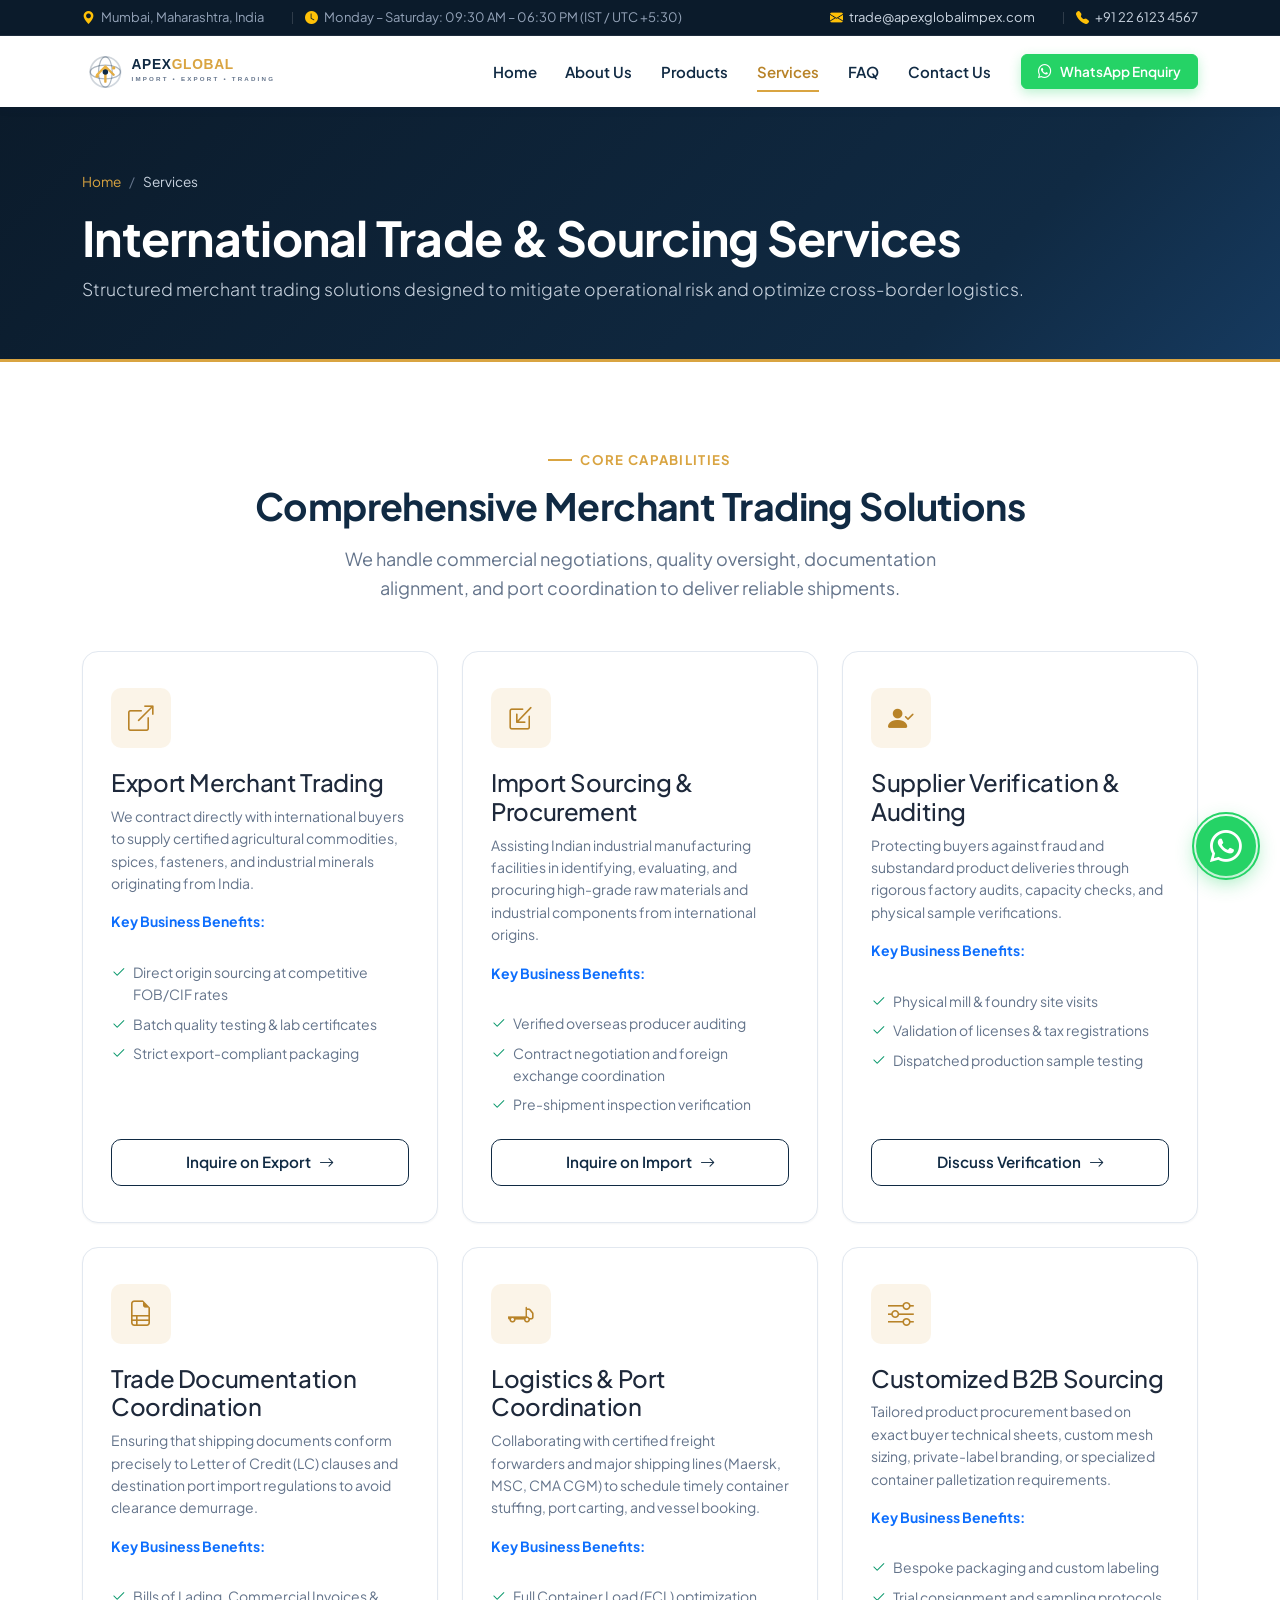
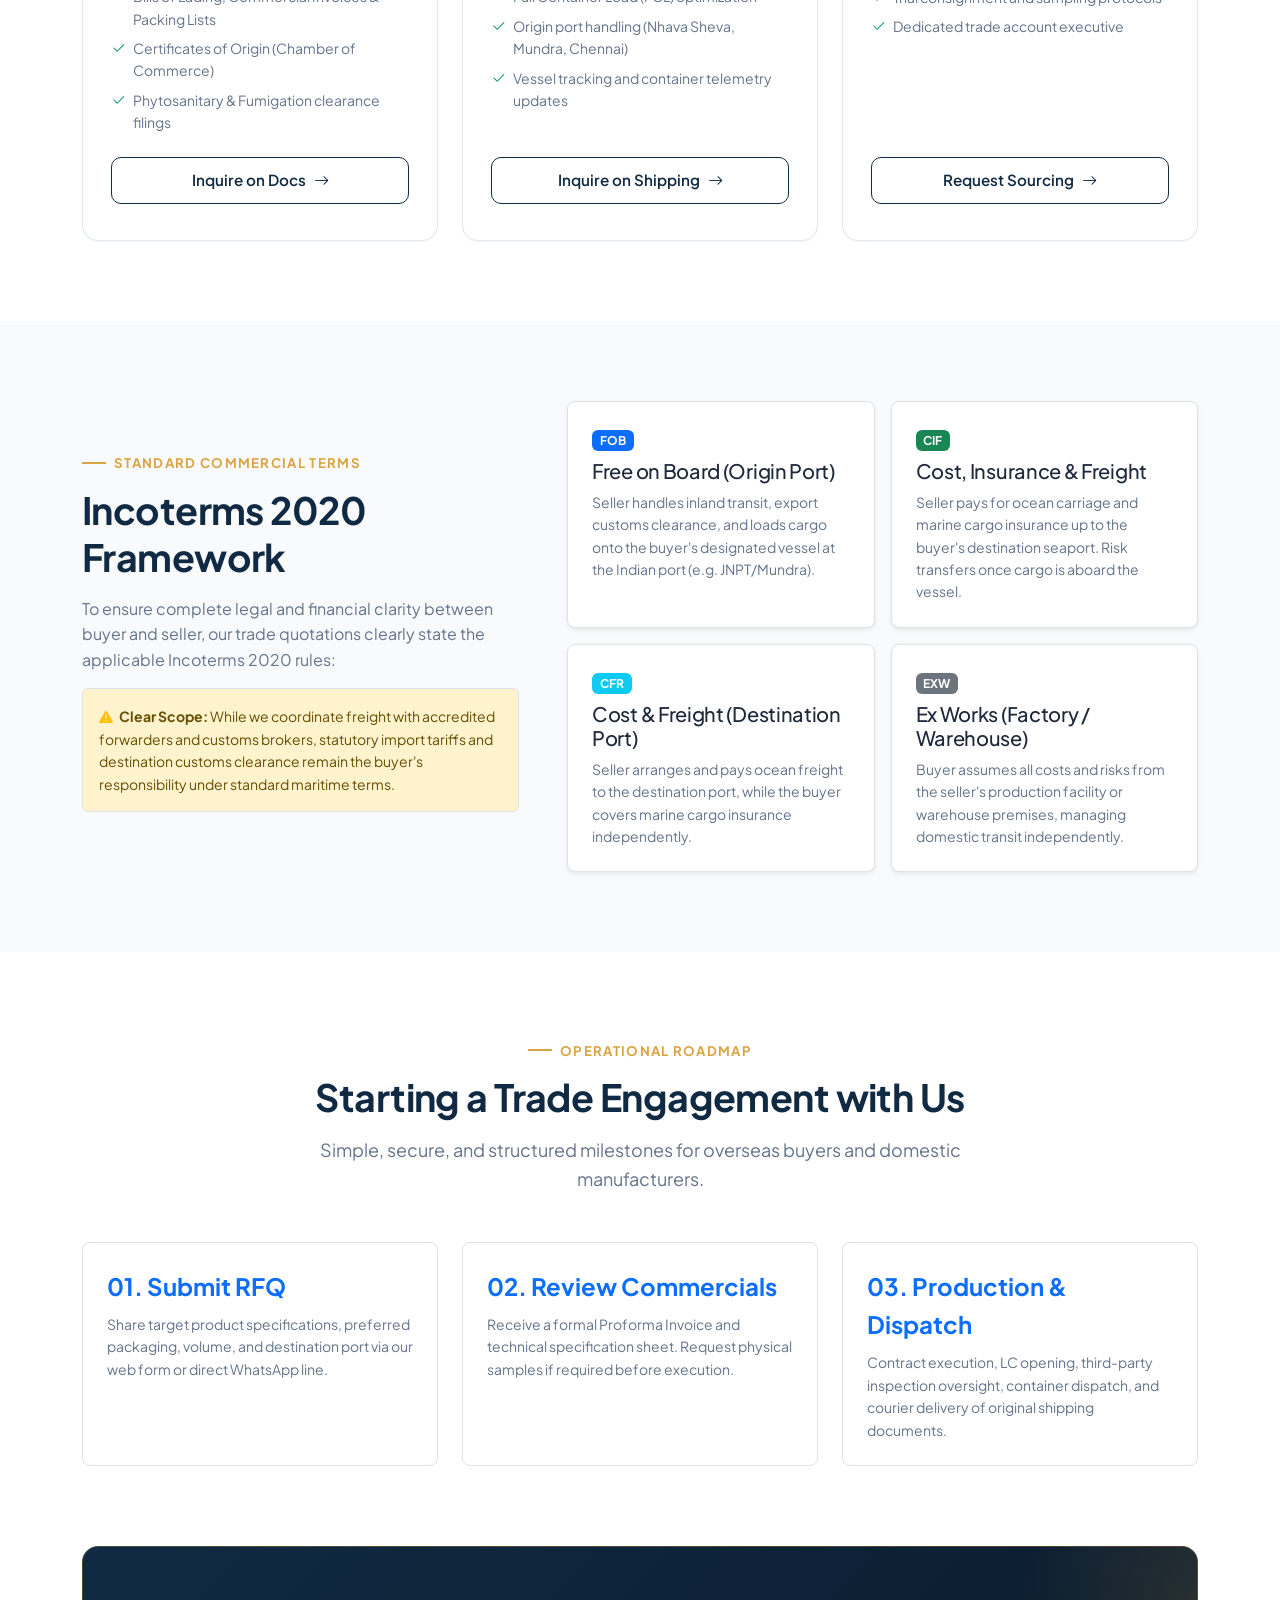
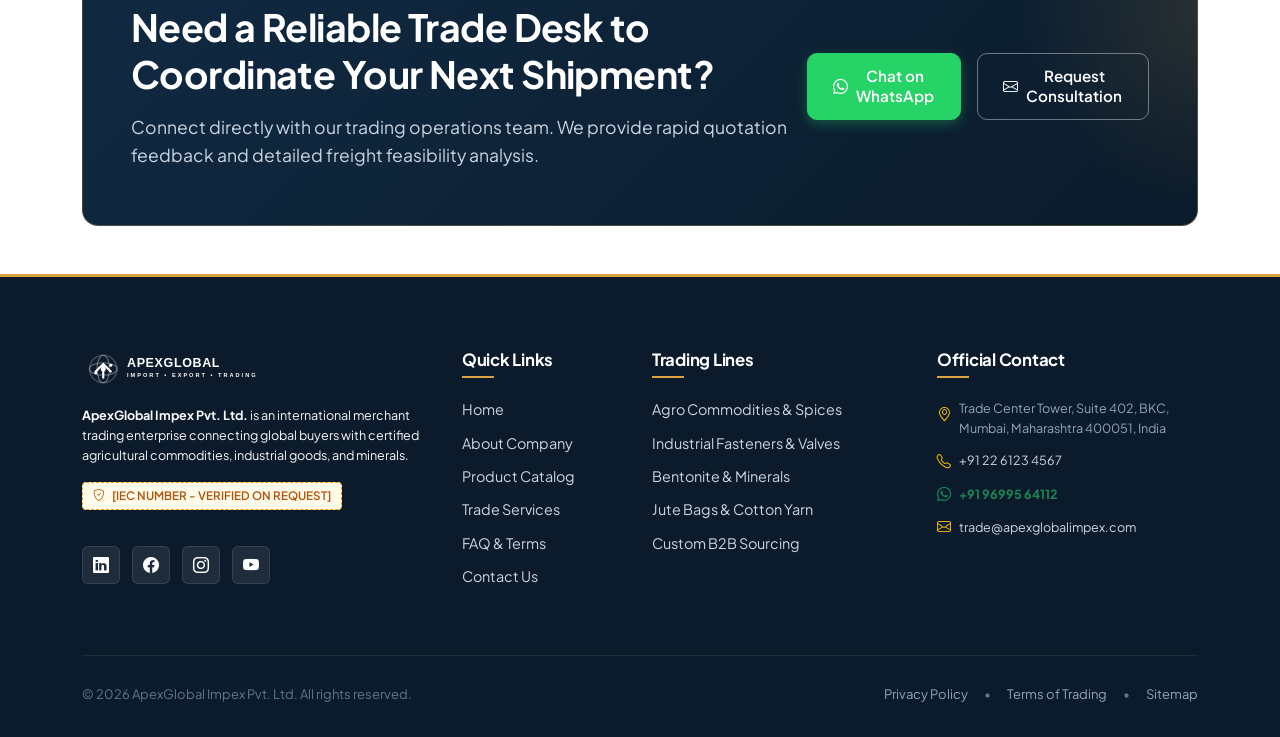
<file: services.html>
<!DOCTYPE html>
<html lang="en">
<head>
  <meta charset="UTF-8">
  <meta name="viewport" content="width=device-width, initial-scale=1.0">
  <meta http-equiv="X-UA-Compatible" content="IE=edge">

  <title>Services & Trading Capabilities | ApexGlobal Impex</title>
  <meta name="description" content="Explore our import-export trading capabilities, international product sourcing, bulk trading coordination, export documentation assistance, and Incoterms management.">
  <meta name="keywords" content="Export Trading Services, Import Sourcing India, Export Documentation Support, Bulk Commodity Trading, Incoterms FOB CIF Coordination">
  <meta name="robots" content="index, follow">
  <link rel="canonical" href="https://www.apexglobalimpex.com/services.html">

  <meta property="og:type" content="website">
  <meta property="og:url" content="https://www.apexglobalimpex.com/services.html">
  <meta property="og:title" content="International Trade Services | ApexGlobal Impex">
  <meta property="og:description" content="Full-cycle merchant trading and export documentation coordination. Connecting international buyers with verified Indian manufacturers and agricultural cooperatives.">
  <meta property="og:image" content="https://www.apexglobalimpex.com/assets/images/hero-logistics.svg">

  <link rel="icon" type="image/svg+xml" href="assets/images/favicon.svg">
  <link rel="preconnect" href="https://fonts.googleapis.com">
  <link rel="preconnect" href="https://fonts.gstatic.com" crossorigin>
  <link href="https://fonts.googleapis.com/css2?family=Plus+Jakarta+Sans:wght@400;500;600;700;800&display=swap" rel="stylesheet">
  <link href="https://cdn.jsdelivr.net/npm/bootstrap@5.3.3/dist/css/bootstrap.min.css" rel="stylesheet">
  <link rel="stylesheet" href="https://cdn.jsdelivr.net/npm/bootstrap-icons@1.11.3/font/bootstrap-icons.min.css">
  <link rel="stylesheet" href="assets/css/style.css">

  <script type="application/ld+json">
  {
    "@context": "https://schema.org",
    "@graph": [
      {
        "@type": "Service",
        "@id": "https://www.apexglobalimpex.com/services.html#service",
        "name": "International Import-Export & Merchant Trading Services",
        "provider": {
          "@id": "https://www.apexglobalimpex.com/#organization"
        },
        "description": "Comprehensive B2B trade coordination, export documentation, and verified supplier sourcing."
      },
      {
        "@type": "BreadcrumbList",
        "itemListElement": [
          {
            "@type": "ListItem",
            "position": 1,
            "name": "Home",
            "item": "https://www.apexglobalimpex.com/"
          },
          {
            "@type": "ListItem",
            "position": 2,
            "name": "Services",
            "item": "https://www.apexglobalimpex.com/services.html"
          }
        ]
      }
    ]
  }
  </script>
</head>
<body>

  <!-- TOP BAR -->
  <div class="top-bar d-none d-md-block">
    <div class="container">
      <div class="d-flex justify-content-between align-items-center">
        <div class="d-flex align-items-center">
          <span class="me-3"><i class="bi bi-geo-alt-fill text-warning me-1"></i> <span data-config="company.originCity">Mumbai, Maharashtra, India</span></span>
          <span class="top-bar-divider"></span>
          <span><i class="bi bi-clock-fill text-warning me-1"></i> <span data-config="contact.workingHours">Mon–Sat: 09:30 AM – 06:30 PM (IST)</span></span>
        </div>
        <div class="d-flex align-items-center">
          <a href="mailto:trade@apexglobalimpex.com" data-config-href="email" class="me-3">
            <i class="bi bi-envelope-fill text-warning me-1"></i> <span data-config="contact.email">trade@apexglobalimpex.com</span>
          </a>
          <span class="top-bar-divider"></span>
          <a href="tel:+912261234567" data-config-href="phone">
            <i class="bi bi-telephone-fill text-warning me-1"></i> <span data-config="contact.phone">+91 22 6123 4567</span>
          </a>
        </div>
      </div>
    </div>
  </div>

  <!-- NAVBAR -->
  <header>
    <nav class="navbar navbar-expand-lg navbar-custom" aria-label="Main Navigation">
      <div class="container">
        <a class="navbar-brand" href="index.html">
          <img src="assets/images/logo.svg" alt="ApexGlobal Impex Logo" class="brand-logo-img" width="220" height="44">
        </a>
        <button class="navbar-toggler border-0" type="button" data-bs-toggle="collapse" data-bs-target="#primaryNavbar" aria-controls="primaryNavbar" aria-expanded="false" aria-label="Toggle navigation">
          <span class="navbar-toggler-icon"></span>
        </button>
        <div class="collapse navbar-collapse" id="primaryNavbar">
          <ul class="navbar-nav ms-auto align-items-lg-center">
            <li class="nav-item"><a class="nav-link" href="index.html">Home</a></li>
            <li class="nav-item"><a class="nav-link" href="about.html">About Us</a></li>
            <li class="nav-item"><a class="nav-link" href="products.html">Products</a></li>
            <li class="nav-item"><a class="nav-link active" aria-current="page" href="services.html">Services</a></li>
            <li class="nav-item"><a class="nav-link" href="faq.html">FAQ</a></li>
            <li class="nav-item"><a class="nav-link" href="contact.html">Contact Us</a></li>
            <li class="nav-item ms-lg-3 mt-3 mt-lg-0">
              <a href="https://api.whatsapp.com/send?phone=919699564112" data-config-href="whatsapp" target="_blank" rel="noopener noreferrer" class="btn btn-whatsapp btn-sm-custom">
                <i class="bi bi-whatsapp"></i> WhatsApp Enquiry
              </a>
            </li>
          </ul>
        </div>
      </div>
    </nav>
  </header>

  <!-- PAGE HERO -->
  <section class="page-hero">
    <div class="container">
      <ul class="breadcrumb-custom mb-3">
        <li><a href="index.html">Home</a></li>
        <li class="active">Services</li>
      </ul>
      <h1 class="display-5 fw-bold">International Trade &amp; Sourcing Services</h1>
      <p class="lead mb-0">Structured merchant trading solutions designed to mitigate operational risk and optimize cross-border logistics.</p>
    </div>
  </section>

  <!-- SERVICES GRID -->
  <section class="section-padding">
    <div class="container">
      
      <div class="text-center mb-5">
        <div class="section-eyebrow justify-content-center">Core Capabilities</div>
        <h2 class="section-title">Comprehensive Merchant Trading Solutions</h2>
        <p class="section-subtitle">
          We handle commercial negotiations, quality oversight, documentation alignment, and port coordination to deliver reliable shipments.
        </p>
      </div>

      <div class="row g-4">
        
        <!-- 1. Export Trading -->
        <div class="col-md-6 col-lg-4">
          <div class="card-b2b service-card">
            <div class="service-icon-box">
              <i class="bi bi-box-arrow-up-right"></i>
            </div>
            <h3 class="h4">Export Merchant Trading</h3>
            <p class="text-muted small">
              We contract directly with international buyers to supply certified agricultural commodities, spices, fasteners, and industrial minerals originating from India.
            </p>
            <div class="fw-bold small text-primary mb-2">Key Business Benefits:</div>
            <ul class="service-benefit-list">
              <li>Direct origin sourcing at competitive FOB/CIF rates</li>
              <li>Batch quality testing &amp; lab certificates</li>
              <li>Strict export-compliant packaging</li>
            </ul>
            <div class="mt-auto pt-3">
              <a href="contact.html?type=Export+Enquiry" class="btn btn-outline-navy btn-sm w-100">
                Inquire on Export <i class="bi bi-arrow-right"></i>
              </a>
            </div>
          </div>
        </div>

        <!-- 2. Import Trading -->
        <div class="col-md-6 col-lg-4">
          <div class="card-b2b service-card">
            <div class="service-icon-box">
              <i class="bi bi-box-arrow-in-down-left"></i>
            </div>
            <h3 class="h4">Import Sourcing &amp; Procurement</h3>
            <p class="text-muted small">
              Assisting Indian industrial manufacturing facilities in identifying, evaluating, and procuring high-grade raw materials and industrial components from international origins.
            </p>
            <div class="fw-bold small text-primary mb-2">Key Business Benefits:</div>
            <ul class="service-benefit-list">
              <li>Verified overseas producer auditing</li>
              <li>Contract negotiation and foreign exchange coordination</li>
              <li>Pre-shipment inspection verification</li>
            </ul>
            <div class="mt-auto pt-3">
              <a href="contact.html?type=Import+Enquiry" class="btn btn-outline-navy btn-sm w-100">
                Inquire on Import <i class="bi bi-arrow-right"></i>
              </a>
            </div>
          </div>
        </div>

        <!-- 3. International Sourcing & Supplier Vetting -->
        <div class="col-md-6 col-lg-4">
          <div class="card-b2b service-card">
            <div class="service-icon-box">
              <i class="bi bi-person-check-fill"></i>
            </div>
            <h3 class="h4">Supplier Verification &amp; Auditing</h3>
            <p class="text-muted small">
              Protecting buyers against fraud and substandard product deliveries through rigorous factory audits, capacity checks, and physical sample verifications.
            </p>
            <div class="fw-bold small text-primary mb-2">Key Business Benefits:</div>
            <ul class="service-benefit-list">
              <li>Physical mill &amp; foundry site visits</li>
              <li>Validation of licenses &amp; tax registrations</li>
              <li>Dispatched production sample testing</li>
            </ul>
            <div class="mt-auto pt-3">
              <a href="contact.html?type=Supplier+Partnership" class="btn btn-outline-navy btn-sm w-100">
                Discuss Verification <i class="bi bi-arrow-right"></i>
              </a>
            </div>
          </div>
        </div>

        <!-- 4. Export Documentation Coordination -->
        <div class="col-md-6 col-lg-4">
          <div class="card-b2b service-card">
            <div class="service-icon-box">
              <i class="bi bi-file-earmark-ruled"></i>
            </div>
            <h3 class="h4">Trade Documentation Coordination</h3>
            <p class="text-muted small">
              Ensuring that shipping documents conform precisely to Letter of Credit (LC) clauses and destination port import regulations to avoid clearance demurrage.
            </p>
            <div class="fw-bold small text-primary mb-2">Key Business Benefits:</div>
            <ul class="service-benefit-list">
              <li>Bills of Lading, Commercial Invoices &amp; Packing Lists</li>
              <li>Certificates of Origin (Chamber of Commerce)</li>
              <li>Phytosanitary &amp; Fumigation clearance filings</li>
            </ul>
            <div class="mt-auto pt-3">
              <a href="contact.html?type=Documentation" class="btn btn-outline-navy btn-sm w-100">
                Inquire on Docs <i class="bi bi-arrow-right"></i>
              </a>
            </div>
          </div>
        </div>

        <!-- 5. Shipping & Logistics Coordination -->
        <div class="col-md-6 col-lg-4">
          <div class="card-b2b service-card">
            <div class="service-icon-box">
              <i class="bi bi-truck-flatbed"></i>
            </div>
            <h3 class="h4">Logistics &amp; Port Coordination</h3>
            <p class="text-muted small">
              Collaborating with certified freight forwarders and major shipping lines (Maersk, MSC, CMA CGM) to schedule timely container stuffing, port carting, and vessel booking.
            </p>
            <div class="fw-bold small text-primary mb-2">Key Business Benefits:</div>
            <ul class="service-benefit-list">
              <li>Full Container Load (FCL) optimization</li>
              <li>Origin port handling (Nhava Sheva, Mundra, Chennai)</li>
              <li>Vessel tracking and container telemetry updates</li>
            </ul>
            <div class="mt-auto pt-3">
              <a href="contact.html?type=Logistics" class="btn btn-outline-navy btn-sm w-100">
                Inquire on Shipping <i class="bi bi-arrow-right"></i>
              </a>
            </div>
          </div>
        </div>

        <!-- 6. Customized B2B Sourcing Solutions -->
        <div class="col-md-6 col-lg-4" id="sourcing">
          <div class="card-b2b service-card">
            <div class="service-icon-box">
              <i class="bi bi-sliders"></i>
            </div>
            <h3 class="h4">Customized B2B Sourcing</h3>
            <p class="text-muted small">
              Tailored product procurement based on exact buyer technical sheets, custom mesh sizing, private-label branding, or specialized container palletization requirements.
            </p>
            <div class="fw-bold small text-primary mb-2">Key Business Benefits:</div>
            <ul class="service-benefit-list">
              <li>Bespoke packaging and custom labeling</li>
              <li>Trial consignment and sampling protocols</li>
              <li>Dedicated trade account executive</li>
            </ul>
            <div class="mt-auto pt-3">
              <a href="contact.html?type=Custom+Sourcing" class="btn btn-outline-navy btn-sm w-100">
                Request Sourcing <i class="bi bi-arrow-right"></i>
              </a>
            </div>
          </div>
        </div>

      </div>

    </div>
  </section>

  <!-- SECTION: INCOTERMS 2020 EXPLANATION -->
  <section class="section-padding bg-surface">
    <div class="container">
      <div class="row align-items-center g-5">
        <div class="col-lg-5">
          <div class="section-eyebrow">Standard Commercial Terms</div>
          <h2 class="section-title">Incoterms 2020 Framework</h2>
          <p class="text-muted">
            To ensure complete legal and financial clarity between buyer and seller, our trade quotations clearly state the applicable Incoterms 2020 rules:
          </p>
          <div class="alert alert-warning border small mt-3">
            <i class="bi bi-exclamation-triangle-fill text-warning me-1"></i>
            <strong>Clear Scope:</strong> While we coordinate freight with accredited forwarders and customs brokers, statutory import tariffs and destination customs clearance remain the buyer's responsibility under standard maritime terms.
          </div>
        </div>

        <div class="col-lg-7">
          <div class="row g-3">
            <div class="col-md-6">
              <div class="p-4 bg-white border rounded-3 h-100 shadow-sm">
                <span class="badge bg-primary text-white mb-2">FOB</span>
                <h4 class="h5">Free on Board (Origin Port)</h4>
                <p class="small text-muted mb-0">
                  Seller handles inland transit, export customs clearance, and loads cargo onto the buyer's designated vessel at the Indian port (e.g. JNPT/Mundra).
                </p>
              </div>
            </div>

            <div class="col-md-6">
              <div class="p-4 bg-white border rounded-3 h-100 shadow-sm">
                <span class="badge bg-success text-white mb-2">CIF</span>
                <h4 class="h5">Cost, Insurance &amp; Freight</h4>
                <p class="small text-muted mb-0">
                  Seller pays for ocean carriage and marine cargo insurance up to the buyer's destination seaport. Risk transfers once cargo is aboard the vessel.
                </p>
              </div>
            </div>

            <div class="col-md-6">
              <div class="p-4 bg-white border rounded-3 h-100 shadow-sm">
                <span class="badge bg-info text-white mb-2">CFR</span>
                <h4 class="h5">Cost &amp; Freight (Destination Port)</h4>
                <p class="small text-muted mb-0">
                  Seller arranges and pays ocean freight to the destination port, while the buyer covers marine cargo insurance independently.
                </p>
              </div>
            </div>

            <div class="col-md-6">
              <div class="p-4 bg-white border rounded-3 h-100 shadow-sm">
                <span class="badge bg-secondary text-white mb-2">EXW</span>
                <h4 class="h5">Ex Works (Factory / Warehouse)</h4>
                <p class="small text-muted mb-0">
                  Buyer assumes all costs and risks from the seller's production facility or warehouse premises, managing domestic transit independently.
                </p>
              </div>
            </div>
          </div>
        </div>
      </div>
    </div>
  </section>

  <!-- SECTION: HOW TO ENGAGE US -->
  <section class="section-padding">
    <div class="container text-center">
      <div class="section-eyebrow justify-content-center">Operational Roadmap</div>
      <h2 class="section-title">Starting a Trade Engagement with Us</h2>
      <p class="section-subtitle mb-5">
        Simple, secure, and structured milestones for overseas buyers and domestic manufacturers.
      </p>

      <div class="row g-4 justify-content-center text-start">
        <div class="col-md-4">
          <div class="p-4 border rounded-3 bg-white h-100">
            <div class="text-primary fw-bold fs-4 mb-2">01. Submit RFQ</div>
            <p class="text-muted small mb-0">
              Share target product specifications, preferred packaging, volume, and destination port via our web form or direct WhatsApp line.
            </p>
          </div>
        </div>
        <div class="col-md-4">
          <div class="p-4 border rounded-3 bg-white h-100">
            <div class="text-primary fw-bold fs-4 mb-2">02. Review Commercials</div>
            <p class="text-muted small mb-0">
              Receive a formal Proforma Invoice and technical specification sheet. Request physical samples if required before execution.
            </p>
          </div>
        </div>
        <div class="col-md-4">
          <div class="p-4 border rounded-3 bg-white h-100">
            <div class="text-primary fw-bold fs-4 mb-2">03. Production &amp; Dispatch</div>
            <p class="text-muted small mb-0">
              Contract execution, LC opening, third-party inspection oversight, container dispatch, and courier delivery of original shipping documents.
            </p>
          </div>
        </div>
      </div>
    </div>
  </section>

  <!-- CTA BANNER -->
  <section class="container mb-5">
    <div class="cta-banner">
      <div class="row align-items-center g-4 position-relative" style="z-index: 2;">
        <div class="col-lg-8">
          <h2 class="mb-3">Need a Reliable Trade Desk to Coordinate Your Next Shipment?</h2>
          <p class="mb-0">
            Connect directly with our trading operations team. We provide rapid quotation feedback and detailed freight feasibility analysis.
          </p>
        </div>
        <div class="col-lg-4 text-lg-end">
          <div class="d-flex flex-column flex-sm-row justify-content-lg-end gap-3">
            <a href="https://api.whatsapp.com/send?phone=919699564112" data-config-href="whatsapp" target="_blank" rel="noopener noreferrer" class="btn btn-whatsapp btn-lg">
              <i class="bi bi-whatsapp"></i> Chat on WhatsApp
            </a>
            <a href="contact.html" class="btn btn-outline-light-custom btn-lg">
              <i class="bi bi-envelope"></i> Request Consultation
            </a>
          </div>
        </div>
      </div>
    </div>
  </section>

  <!-- FOOTER -->
  <footer class="site-footer">
    <div class="container">
      <div class="row g-4">
        <div class="col-lg-4">
          <a href="index.html" class="d-inline-block mb-3">
            <img src="assets/images/logo.svg" alt="ApexGlobal Impex Logo" width="200" height="40" style="filter: brightness(0) invert(1);">
          </a>
          <p class="text-light small mb-3">
            <strong data-config="company.name">ApexGlobal Impex Pvt. Ltd.</strong> is an international merchant trading enterprise connecting global buyers with certified agricultural commodities, industrial goods, and minerals.
          </p>
          <div class="editable-notice-pill mb-3">
            <i class="bi bi-shield-check"></i> <span data-config="company.iecNumber">IEC &amp; GST Details Verified On Request</span>
          </div>
          <div class="footer-social-links">
            <a href="https://www.linkedin.com" data-config-href="linkedin" class="social-icon-btn" aria-label="Follow on LinkedIn" target="_blank" rel="noopener noreferrer"><i class="bi bi-linkedin"></i></a>
            <a href="https://www.facebook.com" data-config-href="facebook" class="social-icon-btn" aria-label="Follow on Facebook" target="_blank" rel="noopener noreferrer"><i class="bi bi-facebook"></i></a>
            <a href="https://www.instagram.com" data-config-href="instagram" class="social-icon-btn" aria-label="Follow on Instagram" target="_blank" rel="noopener noreferrer"><i class="bi bi-instagram"></i></a>
            <a href="https://www.youtube.com" data-config-href="youtube" class="social-icon-btn" aria-label="Subscribe on YouTube" target="_blank" rel="noopener noreferrer"><i class="bi bi-youtube"></i></a>
          </div>
        </div>
        <div class="col-6 col-lg-2">
          <h5>Quick Links</h5>
          <ul class="footer-links">
            <li><a href="index.html">Home</a></li>
            <li><a href="about.html">About Company</a></li>
            <li><a href="products.html">Product Catalog</a></li>
            <li><a href="services.html">Trade Services</a></li>
            <li><a href="faq.html">FAQ &amp; Terms</a></li>
            <li><a href="contact.html">Contact Us</a></li>
          </ul>
        </div>
        <div class="col-6 col-lg-3">
          <h5>Trading Lines</h5>
          <ul class="footer-links">
            <li><a href="products.html?category=agro">Agro Commodities &amp; Spices</a></li>
            <li><a href="products.html?category=industrial">Industrial Fasteners &amp; Valves</a></li>
            <li><a href="products.html?category=minerals">Bentonite &amp; Minerals</a></li>
            <li><a href="products.html?category=textiles">Jute Bags &amp; Cotton Yarn</a></li>
            <li><a href="services.html#sourcing">Custom B2B Sourcing</a></li>
          </ul>
        </div>
        <div class="col-lg-3">
          <h5>Official Contact</h5>
          <ul class="footer-links">
            <li class="d-flex align-items-start gap-2">
              <i class="bi bi-geo-alt text-warning mt-1"></i>
              <span class="small" data-config="company.address.full">Trade Center Tower, Suite 402, BKC, Mumbai, Maharashtra 400051, India</span>
            </li>
            <li class="d-flex align-items-center gap-2">
              <i class="bi bi-telephone text-warning"></i>
              <a href="tel:+912261234567" data-config-href="phone" class="small" data-config="contact.phone">+91 22 6123 4567</a>
            </li>
            <li class="d-flex align-items-center gap-2">
              <i class="bi bi-whatsapp text-success"></i>
              <a href="https://api.whatsapp.com/send?phone=919699564112" data-config-href="whatsapp" target="_blank" rel="noopener noreferrer" class="small text-success fw-bold" data-config="contact.whatsappDisplay">+91 96995 64112</a>
            </li>
            <li class="d-flex align-items-center gap-2">
              <i class="bi bi-envelope text-warning"></i>
              <a href="mailto:trade@apexglobalimpex.com" data-config-href="email" class="small" data-config="contact.email">trade@apexglobalimpex.com</a>
            </li>
          </ul>
        </div>
      </div>
      <div class="footer-bottom d-flex flex-column flex-md-row justify-content-between align-items-center gap-2">
        <div>&copy; <span class="current-year">2026</span> <span data-config="company.name">ApexGlobal Impex Pvt. Ltd.</span> All rights reserved.</div>
        <div class="d-flex gap-3">
          <a href="privacy-policy.html">Privacy Policy</a>
          <span>&bull;</span>
          <a href="terms.html">Terms of Trading</a>
          <span>&bull;</span>
          <a href="sitemap.xml">Sitemap</a>
        </div>
      </div>
    </div>
  </footer>

  <!-- FLOATING WHATSAPP & BACK TO TOP -->
  <a href="https://api.whatsapp.com/send?phone=919699564112" data-config-href="whatsapp" target="_blank" rel="noopener noreferrer" class="floating-whatsapp-btn" aria-label="Chat with Trading Desk on WhatsApp">
    <div class="floating-whatsapp-pulse"></div>
    <i class="bi bi-whatsapp"></i>
    <span class="floating-whatsapp-tooltip">Chat with our Trade Desk</span>
  </a>
  <button type="button" class="back-to-top" id="backToTopBtn" aria-label="Back to Top"><i class="bi bi-chevron-up"></i></button>

  <script src="https://cdn.jsdelivr.net/npm/bootstrap@5.3.3/dist/js/bootstrap.bundle.min.js"></script>
  <script src="assets/js/config.js"></script>
  <script src="assets/js/main.js"></script>
</body>
</html>
</file>
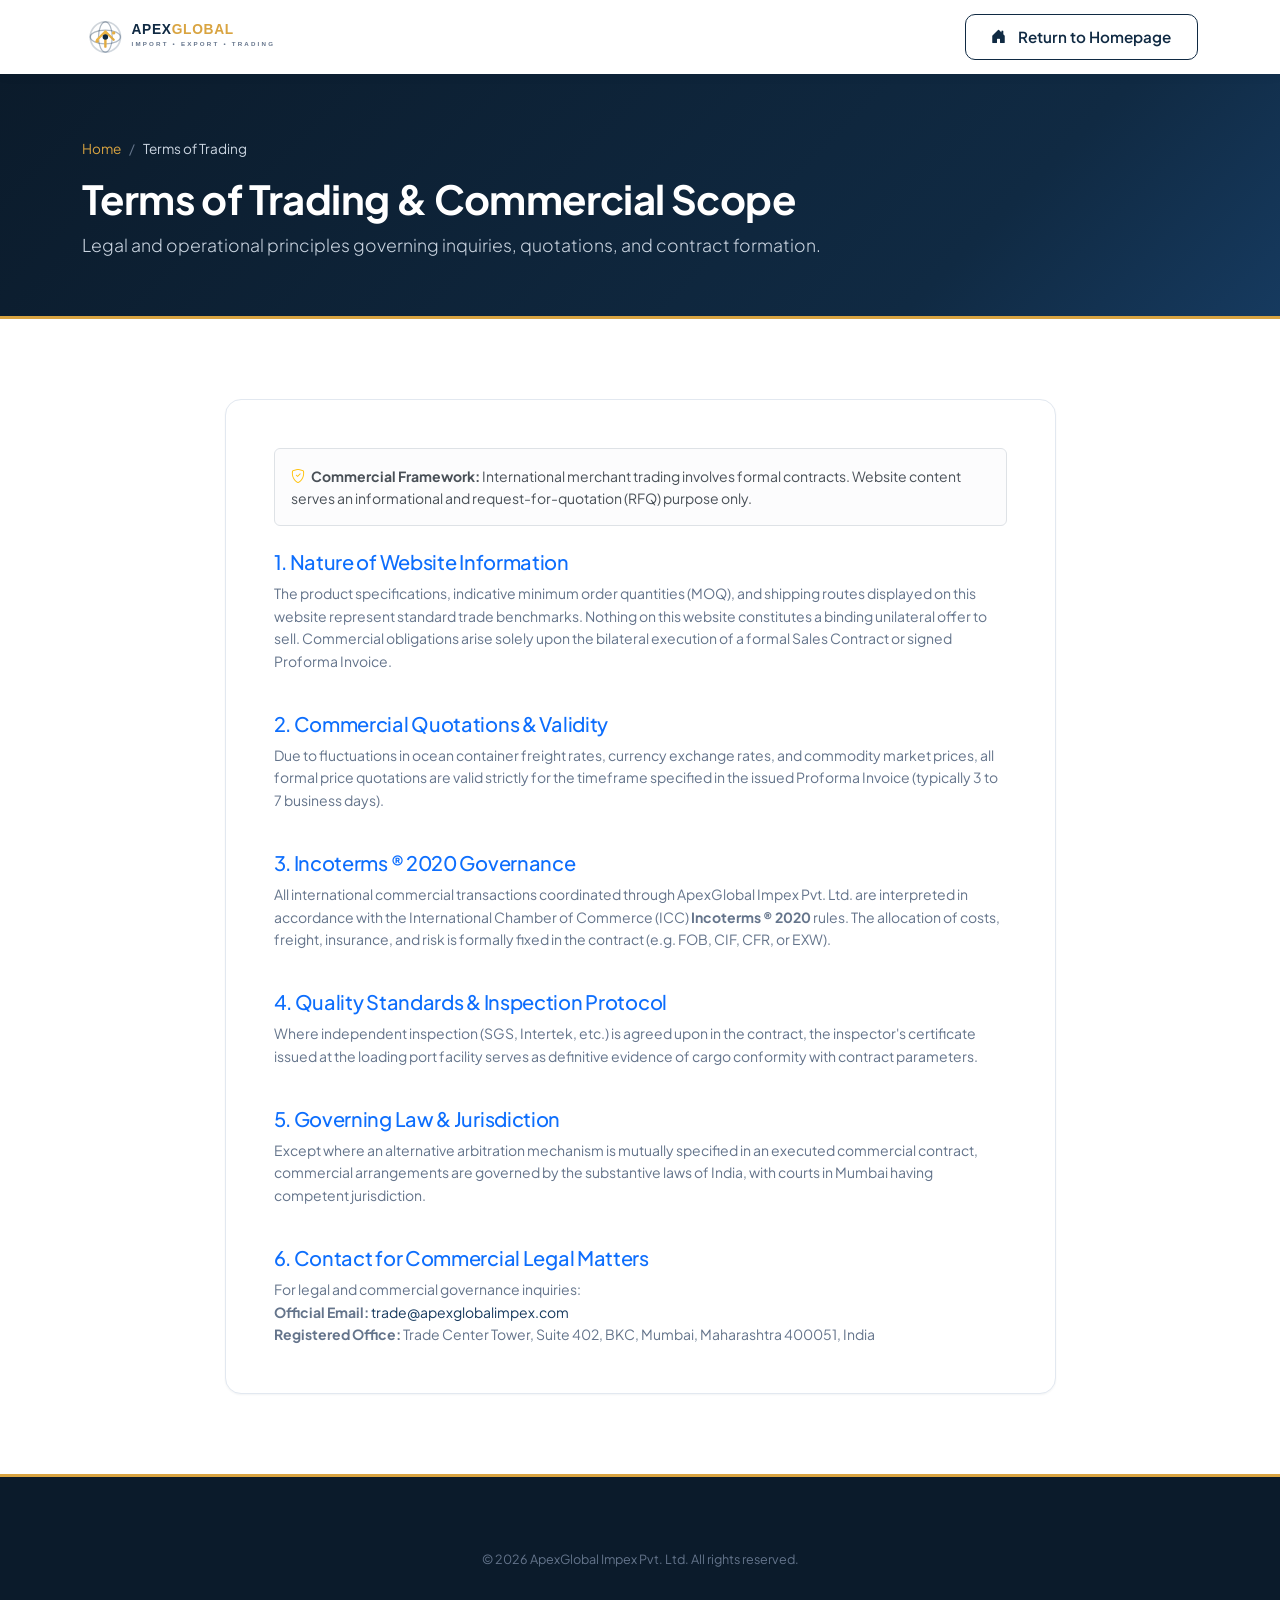
<file: terms.html>
<!DOCTYPE html>
<html lang="en">
<head>
  <meta charset="UTF-8">
  <meta name="viewport" content="width=device-width, initial-scale=1.0">
  <meta http-equiv="X-UA-Compatible" content="IE=edge">

  <title>Terms of Trading &amp; Website Use | ApexGlobal Impex</title>
  <meta name="description" content="Terms of trading, commercial quotation parameters, Incoterms governance, and website terms for ApexGlobal Impex.">
  <meta name="robots" content="index, follow">
  <link rel="canonical" href="https://www.apexglobalimpex.com/terms.html">

  <link rel="icon" type="image/svg+xml" href="assets/images/favicon.svg">
  <link rel="preconnect" href="https://fonts.googleapis.com">
  <link rel="preconnect" href="https://fonts.gstatic.com" crossorigin>
  <link href="https://fonts.googleapis.com/css2?family=Plus+Jakarta+Sans:wght@400;500;600;700;800&display=swap" rel="stylesheet">
  <link href="https://cdn.jsdelivr.net/npm/bootstrap@5.3.3/dist/css/bootstrap.min.css" rel="stylesheet">
  <link rel="stylesheet" href="https://cdn.jsdelivr.net/npm/bootstrap-icons@1.11.3/font/bootstrap-icons.min.css">
  <link rel="stylesheet" href="assets/css/style.css">
</head>
<body>

  <!-- NAVBAR -->
  <header>
    <nav class="navbar navbar-expand-lg navbar-custom">
      <div class="container">
        <a class="navbar-brand" href="index.html">
          <img src="assets/images/logo.svg" alt="ApexGlobal Impex Logo" class="brand-logo-img" width="220" height="44">
        </a>
        <div class="ms-auto">
          <a href="index.html" class="btn btn-outline-navy btn-sm">
            <i class="bi bi-house-door-fill me-1"></i> Return to Homepage
          </a>
        </div>
      </div>
    </nav>
  </header>

  <!-- PAGE HERO -->
  <section class="page-hero">
    <div class="container">
      <ul class="breadcrumb-custom mb-3">
        <li><a href="index.html">Home</a></li>
        <li class="active">Terms of Trading</li>
      </ul>
      <h1 class="display-6 fw-bold">Terms of Trading &amp; Commercial Scope</h1>
      <p class="lead mb-0">Legal and operational principles governing inquiries, quotations, and contract formation.</p>
    </div>
  </section>

  <!-- CONTENT -->
  <main class="section-padding">
    <div class="container">
      <div class="row justify-content-center">
        <div class="col-lg-9">
          <div class="card-b2b p-4 p-md-5">

            <div class="alert alert-light border small mb-4">
              <i class="bi bi-shield-check text-warning me-1"></i>
              <strong>Commercial Framework:</strong> International merchant trading involves formal contracts. Website content serves an informational and request-for-quotation (RFQ) purpose only.
            </div>

            <h3 class="h5 text-primary">1. Nature of Website Information</h3>
            <p class="text-muted small">
              The product specifications, indicative minimum order quantities (MOQ), and shipping routes displayed on this website represent standard trade benchmarks. Nothing on this website constitutes a binding unilateral offer to sell. Commercial obligations arise solely upon the bilateral execution of a formal Sales Contract or signed Proforma Invoice.
            </p>

            <h3 class="h5 text-primary mt-4">2. Commercial Quotations &amp; Validity</h3>
            <p class="text-muted small">
              Due to fluctuations in ocean container freight rates, currency exchange rates, and commodity market prices, all formal price quotations are valid strictly for the timeframe specified in the issued Proforma Invoice (typically 3 to 7 business days).
            </p>

            <h3 class="h5 text-primary mt-4">3. Incoterms &reg; 2020 Governance</h3>
            <p class="text-muted small">
              All international commercial transactions coordinated through <span data-config="company.name">ApexGlobal Impex</span> are interpreted in accordance with the International Chamber of Commerce (ICC) <strong>Incoterms &reg; 2020</strong> rules. The allocation of costs, freight, insurance, and risk is formally fixed in the contract (e.g. FOB, CIF, CFR, or EXW).
            </p>

            <h3 class="h5 text-primary mt-4">4. Quality Standards &amp; Inspection Protocol</h3>
            <p class="text-muted small">
              Where independent inspection (SGS, Intertek, etc.) is agreed upon in the contract, the inspector's certificate issued at the loading port facility serves as definitive evidence of cargo conformity with contract parameters.
            </p>

            <h3 class="h5 text-primary mt-4">5. Governing Law &amp; Jurisdiction</h3>
            <p class="text-muted small">
              Except where an alternative arbitration mechanism is mutually specified in an executed commercial contract, commercial arrangements are governed by the substantive laws of India, with courts in Mumbai having competent jurisdiction.
            </p>

            <h3 class="h5 text-primary mt-4">6. Contact for Commercial Legal Matters</h3>
            <p class="text-muted small mb-0">
              For legal and commercial governance inquiries:
              <br>
              <strong>Official Email:</strong> <a href="mailto:trade@apexglobalimpex.com" data-config-href="email" data-config="contact.email">trade@apexglobalimpex.com</a>
              <br>
              <strong>Registered Office:</strong> <span data-config="company.address.full">Trade Center Tower, Suite 402, BKC, Mumbai, Maharashtra 400051, India</span>
            </p>

          </div>
        </div>
      </div>
    </div>
  </main>

  <!-- FOOTER -->
  <footer class="site-footer">
    <div class="container text-center text-muted small">
      &copy; <span class="current-year">2026</span> <span data-config="company.name">ApexGlobal Impex Pvt. Ltd.</span> All rights reserved.
    </div>
  </footer>

  <script src="assets/js/config.js"></script>
  <script src="assets/js/main.js"></script>
</body>
</html>
</file>
<file: assets/css/style.css>
/**
 * ============================================================================
 * APEX GLOBAL IMPEX - MASTER STYLESHEET
 * International Import-Export & Merchant Trading
 * ============================================================================
 * Design Philosophy:
 * - Premium B2B Corporate Trust Aesthetic
 * - Curated Color Palette: Navy Blue (#102A43), Deep Blue (#163A5F), Gold (#D9A441)
 * - Accessible contrast ratios (WCAG AA compliant)
 * - Mobile-first responsive layouts
 * ============================================================================
 */

/* ----------------------------------------------------------------------------
   1. CSS VARIABLES & DESIGN TOKENS
   ---------------------------------------------------------------------------- */
:root {
  /* Brand Primary Colors */
  --color-primary: #102A43;        /* Deep Navy */
  --color-primary-dark: #0B1B2B;   /* Midnight Navy */
  --color-primary-light: #163A5F;  /* Deep Ocean Blue */
  --color-primary-subtle: #244C78; /* Muted Navy */

  /* Accent Colors */
  --color-accent: #D9A441;         /* Warm Trade Gold */
  --color-accent-light: #F3BA45;   /* Bright Gold */
  --color-accent-dark: #B88328;    /* Deep Gold / Hover */
  --color-accent-soft: rgba(217, 164, 65, 0.12); /* Subtle Gold Tint */

  /* Neutral Surface & Background Colors */
  --color-bg-body: #FFFFFF;
  --color-bg-surface: #F8FAFC;
  --color-bg-subtle: #EEF2F6;
  --color-bg-dark: #0B1B2B;

  /* Typography Colors */
  --color-text-main: #1E293B;      /* Slate 800 - High Readability */
  --color-text-muted: #64748B;     /* Slate 500 */
  --color-text-light: #94A3B8;     /* Slate 400 */
  --color-text-inverse: #FFFFFF;

  /* Borders & Dividers */
  --color-border: #E2E8F0;
  --color-border-subtle: #CBD5E1;
  --color-border-focus: #D9A441;

  /* Status Colors */
  --color-success: #059669;
  --color-info: #0284C7;
  --color-warning: #D97706;
  --color-danger: #DC2626;

  /* WhatsApp Brand Color */
  --color-whatsapp: #25D366;
  --color-whatsapp-dark: #128C7E;
  --color-whatsapp-hover: #1EBE5D;

  /* Typography Font Stacks */
  --font-sans: 'Plus Jakarta Sans', 'Inter', -apple-system, BlinkMacSystemFont, "Segoe UI", Roboto, sans-serif;
  --font-mono: SFMono-Regular, Menlo, Monaco, Consolas, "Liberation Mono", "Courier New", monospace;

  /* Shadows */
  --shadow-sm: 0 1px 2px 0 rgba(16, 42, 67, 0.05);
  --shadow-md: 0 4px 6px -1px rgba(16, 42, 67, 0.08), 0 2px 4px -2px rgba(16, 42, 67, 0.04);
  --shadow-lg: 0 10px 15px -3px rgba(16, 42, 67, 0.1), 0 4px 6px -4px rgba(16, 42, 67, 0.05);
  --shadow-xl: 0 20px 25px -5px rgba(16, 42, 67, 0.12), 0 8px 10px -6px rgba(16, 42, 67, 0.05);
  --shadow-hover: 0 14px 28px rgba(16, 42, 67, 0.12), 0 10px 10px rgba(16, 42, 67, 0.06);

  /* Border Radius */
  --radius-sm: 6px;
  --radius-md: 10px;
  --radius-lg: 16px;
  --radius-pill: 50rem;

  /* Transitions */
  --transition-fast: 150ms ease-in-out;
  --transition-normal: 250ms ease-in-out;
  --transition-slow: 400ms ease;
}

/* ----------------------------------------------------------------------------
   2. GLOBAL RESET & BASE TYPOGRAPHY
   ---------------------------------------------------------------------------- */
*, *::before, *::after {
  box-sizing: border-box;
}

html {
  scroll-behavior: smooth;
  font-size: 16px;
  -webkit-text-size-adjust: 100%;
}

body {
  font-family: var(--font-sans);
  font-size: 1rem;
  line-height: 1.6;
  color: var(--color-text-main);
  background-color: var(--color-bg-body);
  overflow-x: hidden;
  margin: 0;
  padding: 0;
}

h1, h2, h3, h4, h5, h6 {
  color: var(--color-primary);
  font-weight: 700;
  line-height: 1.25;
  margin-bottom: 0.75rem;
  letter-spacing: -0.015em;
}

h1 { font-size: clamp(2rem, 4vw + 1rem, 3.25rem); }
h2 { font-size: clamp(1.75rem, 2.5vw + 1rem, 2.35rem); }
h3 { font-size: clamp(1.25rem, 1.5vw + 0.8rem, 1.6rem); }
h4 { font-size: 1.25rem; }
h5 { font-size: 1.1rem; }
h6 { font-size: 0.95rem; text-transform: uppercase; letter-spacing: 0.05em; }

p {
  margin-top: 0;
  margin-bottom: 1rem;
  color: var(--color-text-main);
}

.text-muted {
  color: var(--color-text-muted) !important;
}

a {
  color: var(--color-primary-light);
  text-decoration: none;
  transition: color var(--transition-fast);
}

a:hover {
  color: var(--color-accent);
}

img, svg {
  max-width: 100%;
  height: auto;
  vertical-align: middle;
}

/* Focus styles for keyboard navigation accessibility */
:focus-visible {
  outline: 3px solid var(--color-accent);
  outline-offset: 3px;
}

/* ----------------------------------------------------------------------------
   3. UTILITY CLASSES & BADGES
   ---------------------------------------------------------------------------- */
.section-padding {
  padding: 5rem 0;
}

@media (max-width: 768px) {
  .section-padding {
    padding: 3.5rem 0;
  }
}

.bg-surface {
  background-color: var(--color-bg-surface);
}

.bg-dark-navy {
  background-color: var(--color-primary-dark);
  color: var(--color-text-inverse);
}

.bg-navy {
  background-color: var(--color-primary);
  color: var(--color-text-inverse);
}

.section-eyebrow {
  display: inline-flex;
  align-items: center;
  gap: 0.5rem;
  font-size: 0.825rem;
  font-weight: 700;
  text-transform: uppercase;
  letter-spacing: 0.1em;
  color: var(--color-accent);
  margin-bottom: 0.75rem;
}

.section-eyebrow::before {
  content: "";
  display: inline-block;
  width: 1.5rem;
  height: 2px;
  background-color: var(--color-accent);
}

.section-title {
  position: relative;
  margin-bottom: 1rem;
}

.section-subtitle {
  font-size: 1.125rem;
  color: var(--color-text-muted);
  max-width: 680px;
  margin-left: auto;
  margin-right: auto;
}

/* Status & Trade Chips */
.trade-chip {
  display: inline-flex;
  align-items: center;
  gap: 0.35rem;
  padding: 0.35rem 0.85rem;
  font-size: 0.75rem;
  font-weight: 700;
  border-radius: var(--radius-pill);
  text-transform: uppercase;
  letter-spacing: 0.05em;
  box-shadow: 0 2px 8px rgba(0, 0, 0, 0.25);
}

.trade-chip.export {
  background-color: #059669;
  color: #FFFFFF;
  border: 1px solid rgba(255, 255, 255, 0.3);
}

.trade-chip.import {
  background-color: #0284C7;
  color: #FFFFFF;
  border: 1px solid rgba(255, 255, 255, 0.3);
}

.trade-chip.both {
  background-color: #D9A441;
  color: #0B1B2B;
  border: 1px solid rgba(255, 255, 255, 0.3);
}

/* Verified / Editable Notice Tag */
.editable-notice-pill {
  display: inline-flex;
  align-items: center;
  gap: 0.4rem;
  background: #FFFBEB;
  color: #B45309;
  border: 1px dashed #F59E0B;
  padding: 0.25rem 0.65rem;
  border-radius: 4px;
  font-size: 0.725rem;
  font-weight: 600;
}

/* ----------------------------------------------------------------------------
   4. BUTTONS & CALL-TO-ACTIONS
   ---------------------------------------------------------------------------- */
.btn {
  font-weight: 600;
  font-size: 0.95rem;
  padding: 0.75rem 1.6rem;
  border-radius: var(--radius-md);
  transition: all var(--transition-normal);
  display: inline-flex;
  align-items: center;
  justify-content: center;
  gap: 0.5rem;
  line-height: 1.35;
  cursor: pointer;
  border: 1px solid transparent;
}

.btn-gold {
  background-color: var(--color-accent);
  color: #102A43;
  border-color: var(--color-accent);
  box-shadow: 0 4px 12px rgba(217, 164, 65, 0.25);
}

.btn-gold:hover, .btn-gold:focus {
  background-color: var(--color-accent-light);
  border-color: var(--color-accent-light);
  color: #0B1B2B;
  transform: translateY(-2px);
  box-shadow: 0 6px 16px rgba(217, 164, 65, 0.35);
}

.btn-navy {
  background-color: var(--color-primary);
  color: #FFFFFF;
  border-color: var(--color-primary);
}

.btn-navy:hover, .btn-navy:focus {
  background-color: var(--color-primary-light);
  border-color: var(--color-primary-light);
  color: #FFFFFF;
  transform: translateY(-2px);
  box-shadow: var(--shadow-md);
}

.btn-outline-navy {
  background-color: transparent;
  color: var(--color-primary);
  border-color: var(--color-primary);
}

.btn-outline-navy:hover, .btn-outline-navy:focus {
  background-color: var(--color-primary);
  color: #FFFFFF;
  transform: translateY(-2px);
}

.btn-outline-light-custom {
  background-color: transparent;
  color: #FFFFFF;
  border-color: rgba(255, 255, 255, 0.4);
}

.btn-outline-light-custom:hover, .btn-outline-light-custom:focus {
  background-color: #FFFFFF;
  color: var(--color-primary);
  border-color: #FFFFFF;
}

/* WhatsApp Specific Button */
.btn-whatsapp {
  background-color: var(--color-whatsapp);
  color: #FFFFFF !important;
  border-color: var(--color-whatsapp);
  font-weight: 600;
  box-shadow: 0 4px 12px rgba(37, 211, 102, 0.3);
}

.btn-whatsapp:hover, .btn-whatsapp:focus {
  background-color: var(--color-whatsapp-hover);
  border-color: var(--color-whatsapp-hover);
  color: #FFFFFF !important;
  transform: translateY(-2px);
  box-shadow: 0 6px 18px rgba(37, 211, 102, 0.4);
}

.btn-sm-custom {
  padding: 0.45rem 1rem;
  font-size: 0.85rem;
  border-radius: var(--radius-sm);
}

/* ----------------------------------------------------------------------------
   5. TOP ANNOUNCEMENT & UTILITY BAR
   ---------------------------------------------------------------------------- */
.top-bar {
  background-color: var(--color-primary-dark);
  color: #94A3B8;
  font-size: 0.8125rem;
  padding: 0.45rem 0;
  border-bottom: 1px solid rgba(255, 255, 255, 0.08);
}

.top-bar a {
  color: #CBD5E1;
  transition: color var(--transition-fast);
}

.top-bar a:hover {
  color: var(--color-accent);
}

.top-bar-divider {
  display: inline-block;
  width: 1px;
  height: 12px;
  background-color: rgba(255, 255, 255, 0.15);
  margin: 0 0.75rem;
  vertical-align: middle;
}

/* ----------------------------------------------------------------------------
   6. HEADER & NAVIGATION BAR
   ---------------------------------------------------------------------------- */
.navbar-custom {
  background-color: #FFFFFF;
  box-shadow: 0 2px 10px rgba(16, 42, 67, 0.06);
  padding: 0.85rem 0;
  position: sticky;
  top: 0;
  z-index: 1030;
  transition: all var(--transition-normal);
}

.navbar-custom.scrolled {
  padding: 0.5rem 0;
  box-shadow: 0 4px 18px rgba(16, 42, 67, 0.12);
  background-color: rgba(255, 255, 255, 0.98);
  backdrop-filter: blur(8px);
}

.navbar-brand {
  padding: 0;
  margin: 0;
}

.brand-logo-img {
  height: 44px;
  width: auto;
}

.navbar-nav .nav-link {
  font-weight: 600;
  font-size: 0.9375rem;
  color: var(--color-primary);
  padding: 0.5rem 0.9rem !important;
  position: relative;
  transition: color var(--transition-fast);
}

.navbar-nav .nav-link:hover {
  color: var(--color-accent-dark);
}

.navbar-nav .nav-link.active {
  color: var(--color-accent-dark);
}

.navbar-nav .nav-link.active::after {
  content: "";
  position: absolute;
  bottom: 0px;
  left: 0.9rem;
  right: 0.9rem;
  height: 2px;
  background-color: var(--color-accent);
}

/* ----------------------------------------------------------------------------
   7. HERO SECTION (HOMEPAGE & INNER PAGES)
   ---------------------------------------------------------------------------- */
.hero-home {
  position: relative;
  background: linear-gradient(135deg, #0B1B2B 0%, #102A43 65%, #163A5F 100%);
  color: #FFFFFF;
  padding: 5rem 0 6rem 0;
  overflow: hidden;
}

.hero-home::before {
  content: "";
  position: absolute;
  top: 0;
  left: 0;
  right: 0;
  bottom: 0;
  background-image: radial-gradient(rgba(217, 164, 65, 0.15) 1px, transparent 1px);
  background-size: 32px 32px;
  opacity: 0.4;
  pointer-events: none;
}

.hero-badge {
  display: inline-flex;
  align-items: center;
  gap: 0.5rem;
  padding: 0.4rem 1rem;
  background-color: rgba(217, 164, 65, 0.15);
  border: 1px solid rgba(217, 164, 65, 0.35);
  border-radius: var(--radius-pill);
  font-size: 0.8125rem;
  font-weight: 700;
  color: var(--color-accent-light);
  letter-spacing: 0.05em;
  text-transform: uppercase;
  margin-bottom: 1.25rem;
}

.hero-title {
  color: #FFFFFF;
  font-weight: 800;
  line-height: 1.2;
  margin-bottom: 1.25rem;
}

.hero-title span {
  color: var(--color-accent-light);
  position: relative;
}

.hero-description {
  font-size: 1.15rem;
  color: #CBD5E1;
  line-height: 1.7;
  margin-bottom: 2rem;
  max-width: 620px;
}

.hero-features-list {
  display: flex;
  flex-wrap: wrap;
  gap: 1.5rem;
  margin-top: 2rem;
  padding: 0;
  list-style: none;
}

.hero-feature-item {
  display: flex;
  align-items: center;
  gap: 0.5rem;
  font-size: 0.875rem;
  font-weight: 600;
  color: #E2E8F0;
}

.hero-feature-item i {
  color: var(--color-accent);
  font-size: 1.1rem;
}

.hero-visual-wrapper {
  position: relative;
  border-radius: var(--radius-lg);
  overflow: hidden;
  box-shadow: 0 25px 50px -12px rgba(0, 0, 0, 0.5);
  border: 1px solid rgba(255, 255, 255, 0.1);
}

/* Inner Page Hero (Standard Banner) */
.page-hero {
  background: linear-gradient(135deg, #0B1B2B 0%, #102A43 75%, #163A5F 100%);
  color: #FFFFFF;
  padding: 4rem 0 3.5rem 0;
  position: relative;
  border-bottom: 3px solid var(--color-accent);
}

.page-hero h1 {
  color: #FFFFFF;
  margin-bottom: 0.5rem;
}

.page-hero p {
  color: #CBD5E1;
  font-size: 1.1rem;
  margin-bottom: 1rem;
}

/* Breadcrumbs */
.breadcrumb-custom {
  display: flex;
  flex-wrap: wrap;
  padding: 0;
  margin: 0;
  list-style: none;
  font-size: 0.85rem;
}

.breadcrumb-custom li + li::before {
  content: "/";
  padding: 0 0.5rem;
  color: #64748B;
}

.breadcrumb-custom a {
  color: var(--color-accent);
}

.breadcrumb-custom a:hover {
  text-decoration: underline;
}

.breadcrumb-custom .active {
  color: #CBD5E1;
}

/* ----------------------------------------------------------------------------
   8. KEY METRICS & TRUST BANNER
   ---------------------------------------------------------------------------- */
.metrics-bar {
  background-color: #FFFFFF;
  border-top: 1px solid var(--color-border);
  border-bottom: 1px solid var(--color-border);
  padding: 2.5rem 0;
  margin-top: -2rem;
  position: relative;
  z-index: 10;
  border-radius: var(--radius-lg);
  box-shadow: var(--shadow-lg);
}

.metric-card {
  text-align: center;
  padding: 0.5rem 1rem;
}

.metric-number {
  font-size: 2.25rem;
  font-weight: 800;
  color: var(--color-primary);
  line-height: 1;
  margin-bottom: 0.35rem;
}

.metric-number span {
  color: var(--color-accent);
}

.metric-label {
  font-size: 0.85rem;
  font-weight: 600;
  color: var(--color-text-muted);
  text-transform: uppercase;
  letter-spacing: 0.05em;
  margin: 0;
}

/* ----------------------------------------------------------------------------
   9. CARDS (PRODUCTS, SERVICES, ADVANTAGES)
   ---------------------------------------------------------------------------- */
.card-b2b {
  background-color: #FFFFFF;
  border: 1px solid var(--color-border);
  border-radius: var(--radius-lg);
  box-shadow: var(--shadow-sm);
  transition: all var(--transition-normal);
  height: 100%;
  display: flex;
  flex-direction: column;
  overflow: hidden;
}

.card-b2b:hover {
  border-color: var(--color-accent);
  box-shadow: var(--shadow-hover);
  transform: translateY(-4px);
}

/* Product Card Specifics */
.product-card {
  position: relative;
}

.product-image-wrap {
  position: relative;
  background-color: #0F172A;
  padding: 0;
  display: flex;
  align-items: center;
  justify-content: center;
  overflow: hidden;
  height: 220px;
}

.product-image-wrap img {
  width: 100%;
  height: 100%;
  object-fit: cover;
  transition: transform var(--transition-normal);
}

.product-card:hover .product-image-wrap img {
  transform: scale(1.06);
}

.product-type-badge {
  position: absolute;
  top: 1rem;
  right: 1rem;
  z-index: 2;
}

.product-body {
  padding: 1.5rem;
  flex-grow: 1;
  display: flex;
  flex-direction: column;
}

.product-category-text {
  font-size: 0.775rem;
  font-weight: 700;
  text-transform: uppercase;
  letter-spacing: 0.05em;
  color: var(--color-accent-dark);
  margin-bottom: 0.35rem;
}

.product-title {
  font-size: 1.2rem;
  font-weight: 700;
  margin-bottom: 0.5rem;
  color: var(--color-primary);
}

.product-spec-table {
  width: 100%;
  font-size: 0.8125rem;
  margin: 1rem 0;
  border-collapse: separate;
  border-spacing: 0;
}

.product-spec-table td {
  padding: 0.35rem 0;
  border-bottom: 1px solid var(--color-border);
}

.product-spec-table td:first-child {
  color: var(--color-text-muted);
  font-weight: 500;
  width: 40%;
}

.product-spec-table td:last-child {
  color: var(--color-text-main);
  font-weight: 600;
}

.product-actions {
  margin-top: auto;
  display: flex;
  gap: 0.5rem;
}

/* Service Card Specifics */
.service-card {
  padding: 2.25rem 1.75rem;
}

.service-icon-box {
  width: 60px;
  height: 60px;
  border-radius: var(--radius-md);
  background-color: var(--color-accent-soft);
  color: var(--color-accent-dark);
  display: flex;
  align-items: center;
  justify-content: center;
  font-size: 1.6rem;
  margin-bottom: 1.25rem;
  transition: all var(--transition-normal);
}

.service-card:hover .service-icon-box {
  background-color: var(--color-primary);
  color: var(--color-accent);
  transform: rotate(5deg);
}

.service-benefit-list {
  list-style: none;
  padding: 0;
  margin: 1.25rem 0 0 0;
  font-size: 0.875rem;
}

.service-benefit-list li {
  position: relative;
  padding-left: 1.4rem;
  margin-bottom: 0.45rem;
  color: var(--color-text-muted);
}

.service-benefit-list li::before {
  content: "\F272"; /* Bootstrap Icon check-circle-fill */
  font-family: "bootstrap-icons";
  position: absolute;
  left: 0;
  color: var(--color-success);
  font-size: 0.95rem;
}

/* ----------------------------------------------------------------------------
   10. TRADE PROCESS WORKFLOW
   ---------------------------------------------------------------------------- */
.process-step-card {
  position: relative;
  background: #FFFFFF;
  border: 1px solid var(--color-border);
  border-radius: var(--radius-md);
  padding: 2rem 1.5rem;
  height: 100%;
  box-shadow: var(--shadow-sm);
  transition: all var(--transition-normal);
}

.process-step-card:hover {
  border-color: var(--color-accent);
  transform: translateY(-4px);
  box-shadow: var(--shadow-md);
}

.process-step-num {
  width: 44px;
  height: 44px;
  border-radius: 50%;
  background: var(--color-primary);
  color: var(--color-accent);
  font-weight: 800;
  font-size: 1.1rem;
  display: flex;
  align-items: center;
  justify-content: center;
  margin-bottom: 1.25rem;
  border: 2px solid var(--color-accent);
}

.process-step-title {
  font-size: 1.15rem;
  font-weight: 700;
  margin-bottom: 0.65rem;
}

.process-step-desc {
  font-size: 0.9rem;
  color: var(--color-text-muted);
  margin: 0;
}

/* ----------------------------------------------------------------------------
   11. TRADE CORRIDORS & TARGET MARKETS
   ---------------------------------------------------------------------------- */
.market-corridor-card {
  background: #FFFFFF;
  border: 1px solid var(--color-border);
  border-radius: var(--radius-md);
  padding: 1.5rem;
  height: 100%;
  box-shadow: var(--shadow-sm);
}

.corridor-icon {
  font-size: 1.75rem;
  color: var(--color-primary);
  margin-bottom: 0.75rem;
}

.corridor-region {
  font-size: 1.15rem;
  font-weight: 700;
  color: var(--color-primary);
  margin-bottom: 0.35rem;
}

.corridor-countries {
  font-size: 0.875rem;
  color: var(--color-text-muted);
  margin: 0;
}

/* ----------------------------------------------------------------------------
   12. BUSINESS ENQUIRY BANNER
   ---------------------------------------------------------------------------- */
.cta-banner {
  background: linear-gradient(135deg, #102A43 0%, #0B1B2B 100%);
  color: #FFFFFF;
  border-radius: var(--radius-lg);
  padding: 3.5rem 3rem;
  position: relative;
  overflow: hidden;
  border: 1px solid rgba(217, 164, 65, 0.3);
}

.cta-banner::after {
  content: "";
  position: absolute;
  top: -50%;
  right: -20%;
  width: 400px;
  height: 400px;
  background: radial-gradient(circle, rgba(217, 164, 65, 0.15) 0%, transparent 70%);
  pointer-events: none;
}

.cta-banner h2 {
  color: #FFFFFF;
}

.cta-banner p {
  color: #CBD5E1;
  font-size: 1.1rem;
}

/* ----------------------------------------------------------------------------
   13. ACCORDION (FAQ)
   ---------------------------------------------------------------------------- */
.accordion-custom .accordion-item {
  border: 1px solid var(--color-border);
  border-radius: var(--radius-md) !important;
  margin-bottom: 0.85rem;
  overflow: hidden;
  box-shadow: var(--shadow-sm);
}

.accordion-custom .accordion-button {
  font-weight: 700;
  font-size: 1.05rem;
  color: var(--color-primary);
  background-color: #FFFFFF;
  padding: 1.25rem 1.5rem;
  box-shadow: none;
}

.accordion-custom .accordion-button:not(.collapsed) {
  background-color: var(--color-bg-surface);
  color: var(--color-accent-dark);
  border-bottom: 1px solid var(--color-border);
}

.accordion-custom .accordion-button:focus {
  box-shadow: none;
  border-color: var(--color-accent);
}

.accordion-custom .accordion-body {
  padding: 1.5rem;
  font-size: 0.95rem;
  color: var(--color-text-main);
  background-color: #FFFFFF;
  line-height: 1.7;
}

/* ----------------------------------------------------------------------------
   14. CONTACT FORM & INTERACTIVE VALIDATION
   ---------------------------------------------------------------------------- */
.contact-form-wrap {
  background-color: #FFFFFF;
  border: 1px solid var(--color-border);
  border-radius: var(--radius-lg);
  padding: 2.5rem;
  box-shadow: var(--shadow-md);
}

@media (max-width: 576px) {
  .contact-form-wrap {
    padding: 1.5rem;
  }
}

.form-label {
  font-weight: 600;
  font-size: 0.875rem;
  color: var(--color-primary);
  margin-bottom: 0.4rem;
}

.form-control, .form-select {
  border: 1.5px solid var(--color-border);
  border-radius: var(--radius-sm);
  padding: 0.7rem 0.95rem;
  font-size: 0.95rem;
  transition: all var(--transition-fast);
  color: var(--color-text-main);
}

.form-control:focus, .form-select:focus {
  border-color: var(--color-accent);
  box-shadow: 0 0 0 3px rgba(217, 164, 65, 0.2);
}

.form-text {
  font-size: 0.75rem;
  color: var(--color-text-muted);
}

.invalid-feedback {
  font-size: 0.775rem;
  font-weight: 600;
}

/* WhatsApp Message Preview Payload Box */
.whatsapp-payload-preview {
  background-color: #F8FAFC;
  border: 1px solid var(--color-border);
  border-left: 4px solid var(--color-whatsapp);
  border-radius: var(--radius-sm);
  padding: 1.25rem;
  margin-top: 1.25rem;
  font-family: var(--font-mono);
  font-size: 0.825rem;
  white-space: pre-wrap;
  color: var(--color-primary-dark);
  max-height: 250px;
  overflow-y: auto;
}

/* Contact Info Direct Cards */
.contact-info-card {
  display: flex;
  align-items: flex-start;
  gap: 1rem;
  background: #FFFFFF;
  border: 1px solid var(--color-border);
  border-radius: var(--radius-md);
  padding: 1.25rem;
  margin-bottom: 1rem;
  box-shadow: var(--shadow-sm);
}

.contact-info-icon {
  width: 48px;
  height: 48px;
  border-radius: var(--radius-sm);
  background: var(--color-accent-soft);
  color: var(--color-accent-dark);
  display: flex;
  align-items: center;
  justify-content: center;
  font-size: 1.25rem;
  flex-shrink: 0;
}

.contact-info-title {
  font-size: 0.8125rem;
  font-weight: 700;
  text-transform: uppercase;
  color: var(--color-text-muted);
  margin-bottom: 0.2rem;
  letter-spacing: 0.05em;
}

.contact-info-value {
  font-size: 0.95rem;
  font-weight: 600;
  color: var(--color-primary);
  margin: 0;
  word-break: break-word;
}

/* ----------------------------------------------------------------------------
   15. FLOATING WHATSAPP BUTTON & BACK TO TOP
   ---------------------------------------------------------------------------- */
.floating-whatsapp-btn {
  position: fixed;
  bottom: 24px;
  right: 24px;
  z-index: 1040;
  width: 60px;
  height: 60px;
  border-radius: 50%;
  background-color: var(--color-whatsapp);
  color: #FFFFFF !important;
  display: flex;
  align-items: center;
  justify-content: center;
  font-size: 32px;
  box-shadow: 0 6px 20px rgba(37, 211, 102, 0.45);
  transition: all var(--transition-normal);
  cursor: pointer;
  text-decoration: none;
}

.floating-whatsapp-btn:hover {
  background-color: var(--color-whatsapp-hover);
  transform: scale(1.08) translateY(-2px);
  box-shadow: 0 10px 25px rgba(37, 211, 102, 0.55);
}

.floating-whatsapp-pulse {
  position: absolute;
  top: -4px;
  left: -4px;
  right: -4px;
  bottom: -4px;
  border-radius: 50%;
  border: 2px solid var(--color-whatsapp);
  animation: whatsappPulse 2s infinite ease-out;
  pointer-events: none;
}

@keyframes whatsappPulse {
  0% { transform: scale(1); opacity: 0.8; }
  100% { transform: scale(1.4); opacity: 0; }
}

/* Floating WhatsApp Tooltip Tool */
.floating-whatsapp-tooltip {
  position: absolute;
  right: 70px;
  background-color: var(--color-primary);
  color: #FFFFFF;
  padding: 0.4rem 0.85rem;
  border-radius: var(--radius-sm);
  font-size: 0.8rem;
  font-weight: 600;
  white-space: nowrap;
  box-shadow: var(--shadow-md);
  pointer-events: none;
  opacity: 0;
  transform: translateX(10px);
  transition: all var(--transition-fast);
}

.floating-whatsapp-btn:hover .floating-whatsapp-tooltip {
  opacity: 1;
  transform: translateX(0);
}

/* Back to Top Button */
.back-to-top {
  position: fixed;
  bottom: 96px;
  right: 28px;
  width: 44px;
  height: 44px;
  border-radius: 50%;
  background-color: #FFFFFF;
  color: var(--color-primary);
  border: 1px solid var(--color-border);
  box-shadow: var(--shadow-md);
  display: flex;
  align-items: center;
  justify-content: center;
  z-index: 1030;
  cursor: pointer;
  opacity: 0;
  visibility: hidden;
  transition: all var(--transition-normal);
}

.back-to-top.show {
  opacity: 1;
  visibility: visible;
}

.back-to-top:hover {
  background-color: var(--color-primary);
  color: #FFFFFF;
  transform: translateY(-3px);
}

/* ----------------------------------------------------------------------------
   16. FOOTER
   ---------------------------------------------------------------------------- */
.site-footer {
  background-color: var(--color-primary-dark);
  color: #94A3B8;
  padding: 4.5rem 0 2rem 0;
  font-size: 0.9rem;
  border-top: 3px solid var(--color-accent);
}

.site-footer h5 {
  color: #FFFFFF;
  font-size: 1.05rem;
  font-weight: 700;
  margin-bottom: 1.25rem;
  position: relative;
  padding-bottom: 0.5rem;
}

.site-footer h5::after {
  content: "";
  position: absolute;
  bottom: 0;
  left: 0;
  width: 32px;
  height: 2px;
  background-color: var(--color-accent);
}

.footer-links {
  list-style: none;
  padding: 0;
  margin: 0;
}

.footer-links li {
  margin-bottom: 0.65rem;
}

.footer-links a {
  color: #CBD5E1;
  transition: color var(--transition-fast), padding-left var(--transition-fast);
  display: inline-block;
}

.footer-links a:hover {
  color: var(--color-accent-light);
  padding-left: 4px;
}

.footer-social-links {
  display: flex;
  gap: 0.75rem;
  margin-top: 1.25rem;
}

.social-icon-btn {
  width: 38px;
  height: 38px;
  border-radius: var(--radius-sm);
  background: rgba(255, 255, 255, 0.08);
  color: #FFFFFF;
  display: flex;
  align-items: center;
  justify-content: center;
  font-size: 1rem;
  transition: all var(--transition-fast);
  border: 1px solid rgba(255, 255, 255, 0.1);
}

.social-icon-btn:hover {
  background: var(--color-accent);
  color: #0B1B2B;
  transform: translateY(-2px);
}

.footer-bottom {
  margin-top: 3.5rem;
  padding-top: 1.75rem;
  border-top: 1px solid rgba(255, 255, 255, 0.08);
  font-size: 0.8125rem;
  color: #64748B;
}

.footer-bottom a {
  color: #94A3B8;
}

.footer-bottom a:hover {
  color: var(--color-accent);
}

/* ----------------------------------------------------------------------------
   17. PRODUCT SEARCH & FILTER CONTROLS
   ---------------------------------------------------------------------------- */
.filter-tabs-wrapper {
  display: flex;
  flex-wrap: wrap;
  gap: 0.5rem;
  margin-bottom: 2rem;
}

.filter-tab-btn {
  background: #FFFFFF;
  border: 1px solid var(--color-border);
  color: var(--color-text-main);
  padding: 0.5rem 1.15rem;
  border-radius: var(--radius-pill);
  font-size: 0.875rem;
  font-weight: 600;
  transition: all var(--transition-fast);
  cursor: pointer;
}

.filter-tab-btn:hover {
  border-color: var(--color-primary-light);
  color: var(--color-primary-light);
}

.filter-tab-btn.active {
  background: var(--color-primary);
  border-color: var(--color-primary);
  color: #FFFFFF;
}

.search-input-group {
  position: relative;
  max-width: 340px;
}

.search-input-group .form-control {
  padding-left: 2.5rem;
  border-radius: var(--radius-pill);
}

.search-input-group i {
  position: absolute;
  left: 1rem;
  top: 50%;
  transform: translateY(-50%);
  color: var(--color-text-muted);
  pointer-events: none;
}

/* ----------------------------------------------------------------------------
   18. ACCESSIBILITY & PREFERS-REDUCED-MOTION
   ---------------------------------------------------------------------------- */
@media (prefers-reduced-motion: reduce) {
  *, *::before, *::after {
    animation-duration: 0.01ms !important;
    animation-iteration-count: 1 !important;
    transition-duration: 0.01ms !important;
    scroll-behavior: auto !important;
  }
  .floating-whatsapp-pulse {
    display: none;
  }
}
</file>
